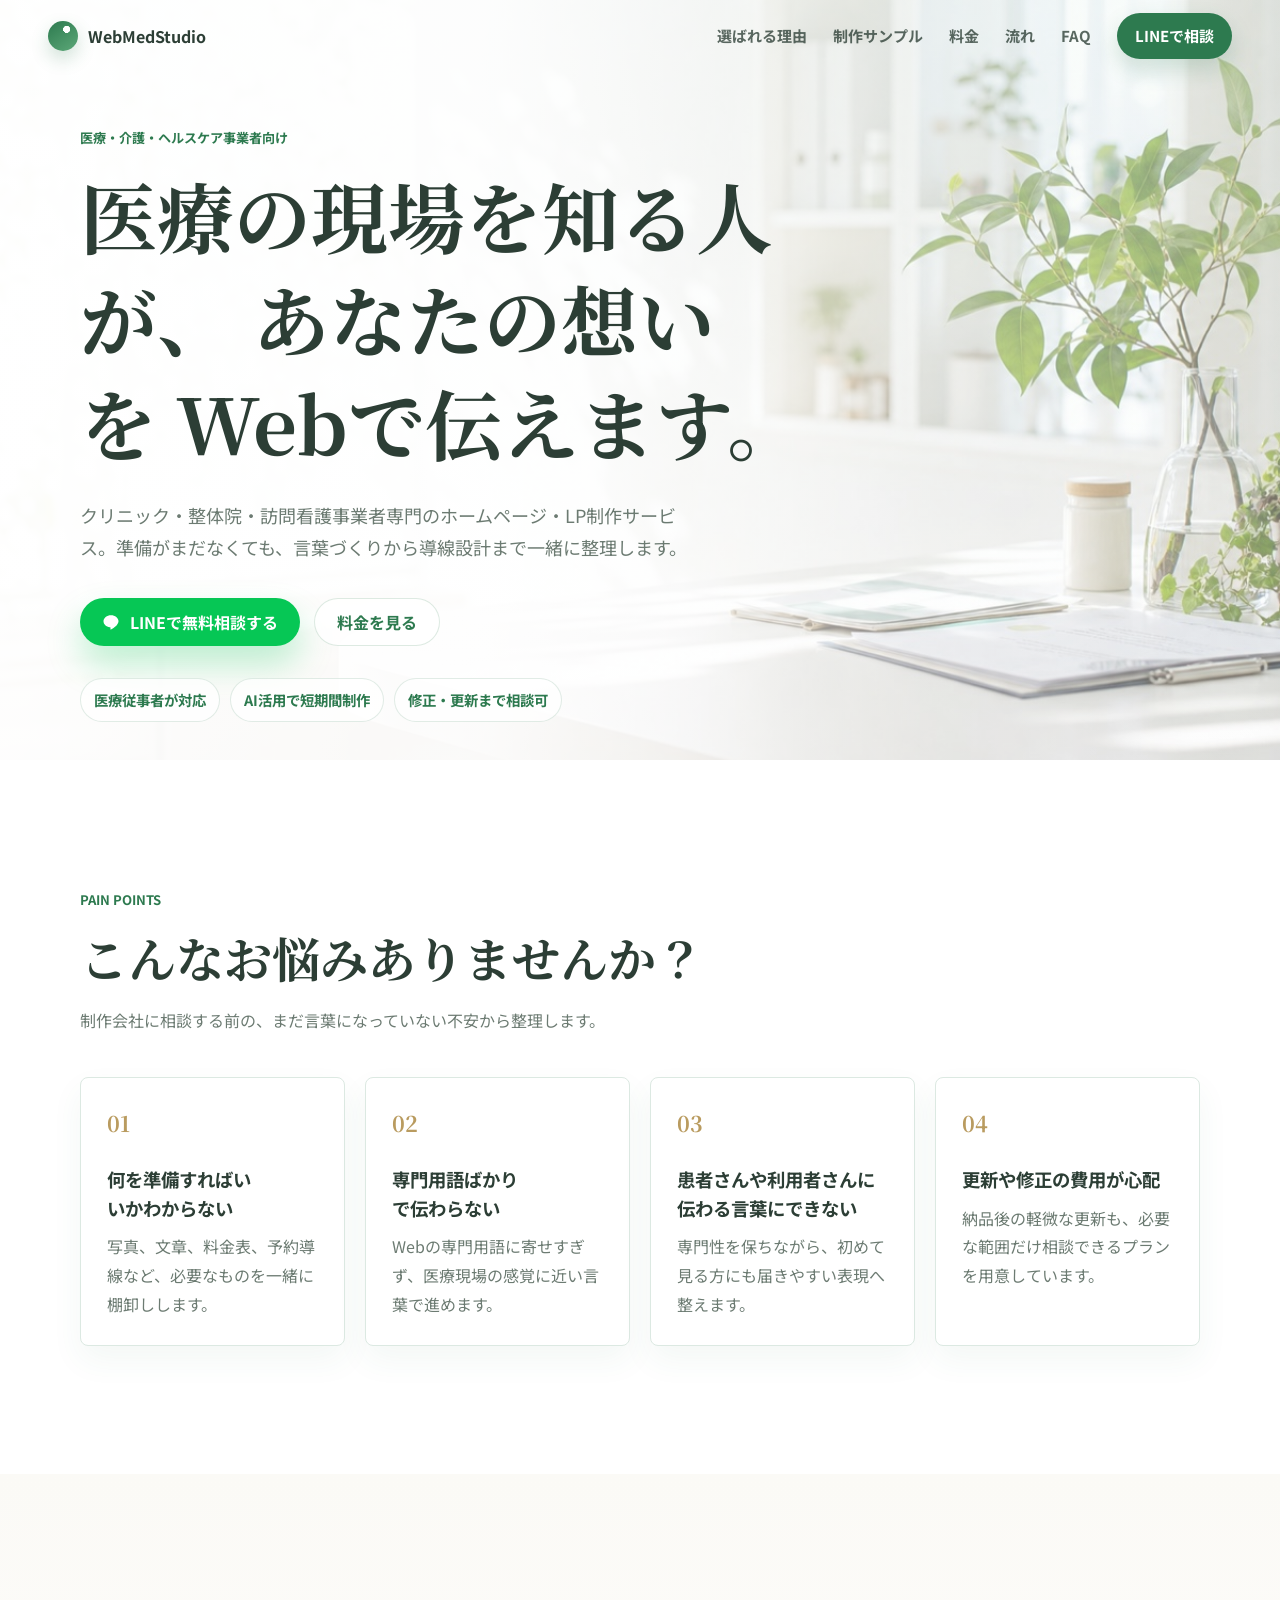
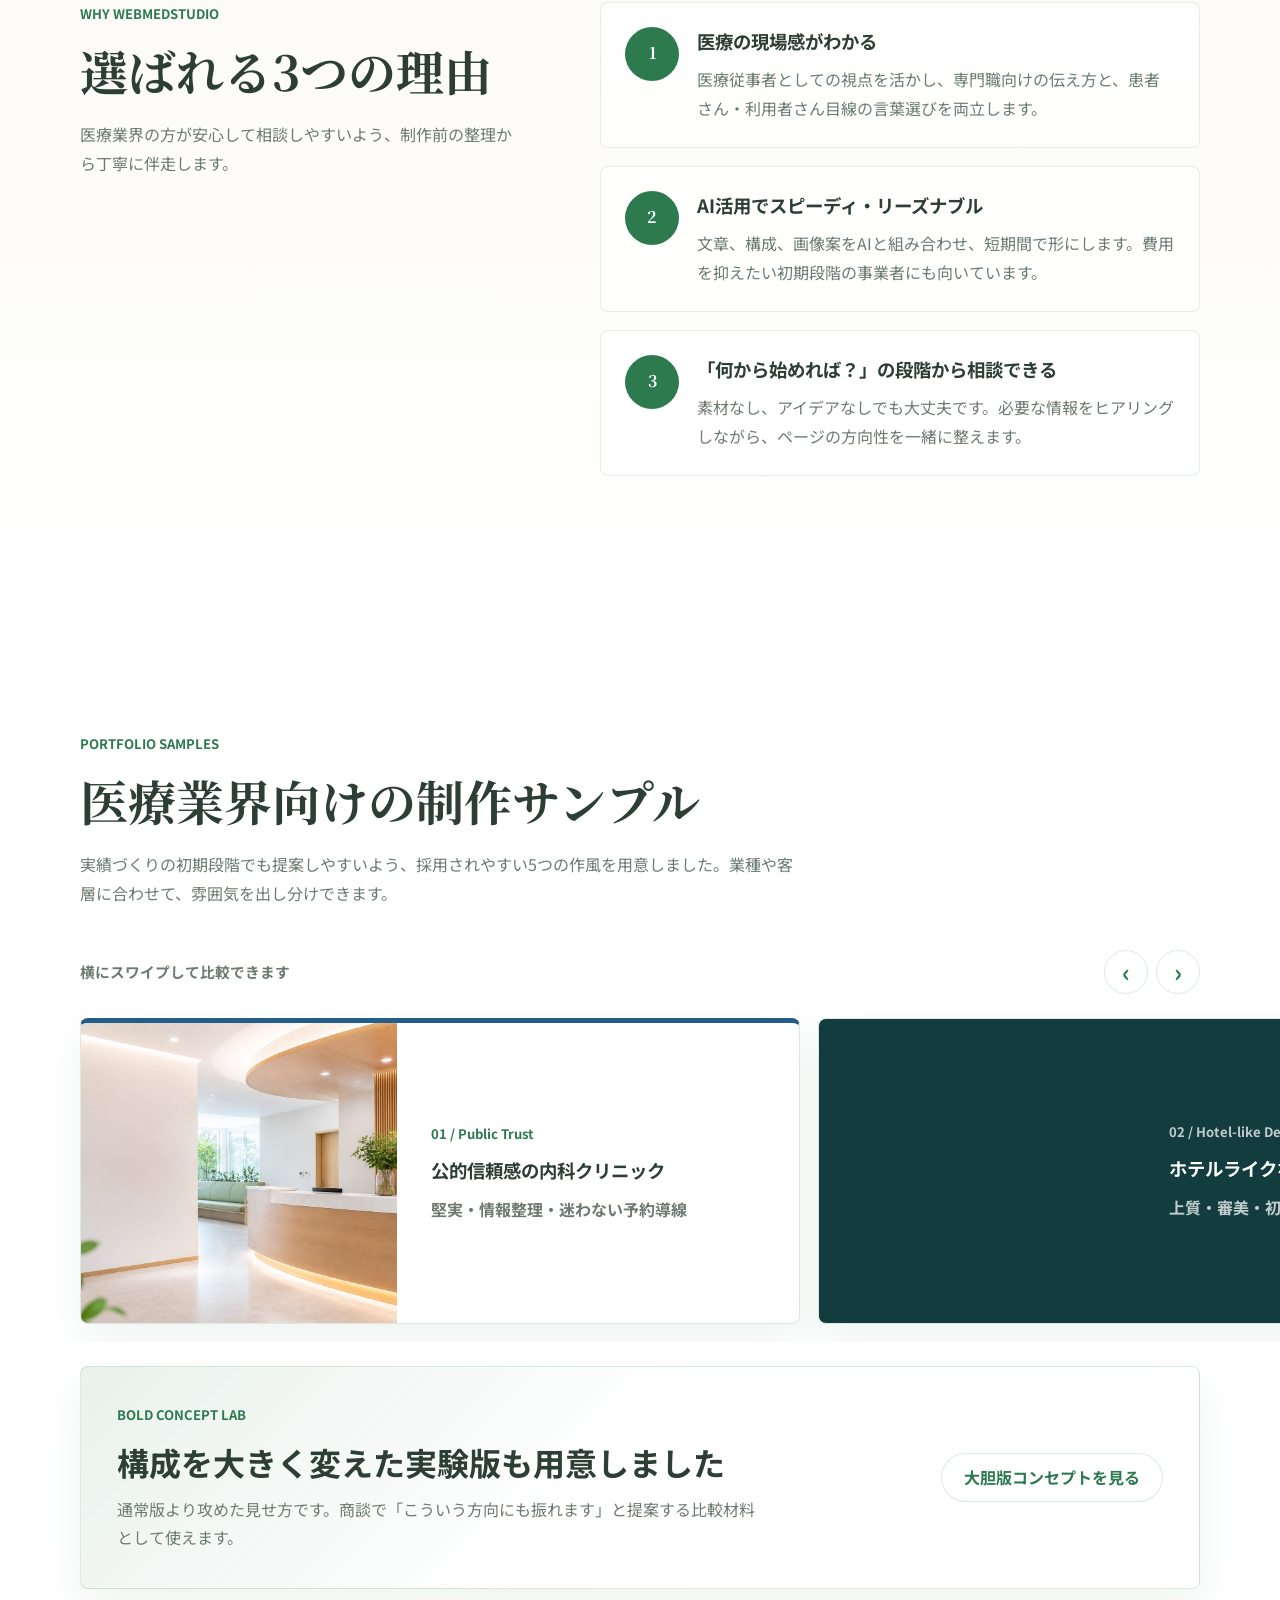
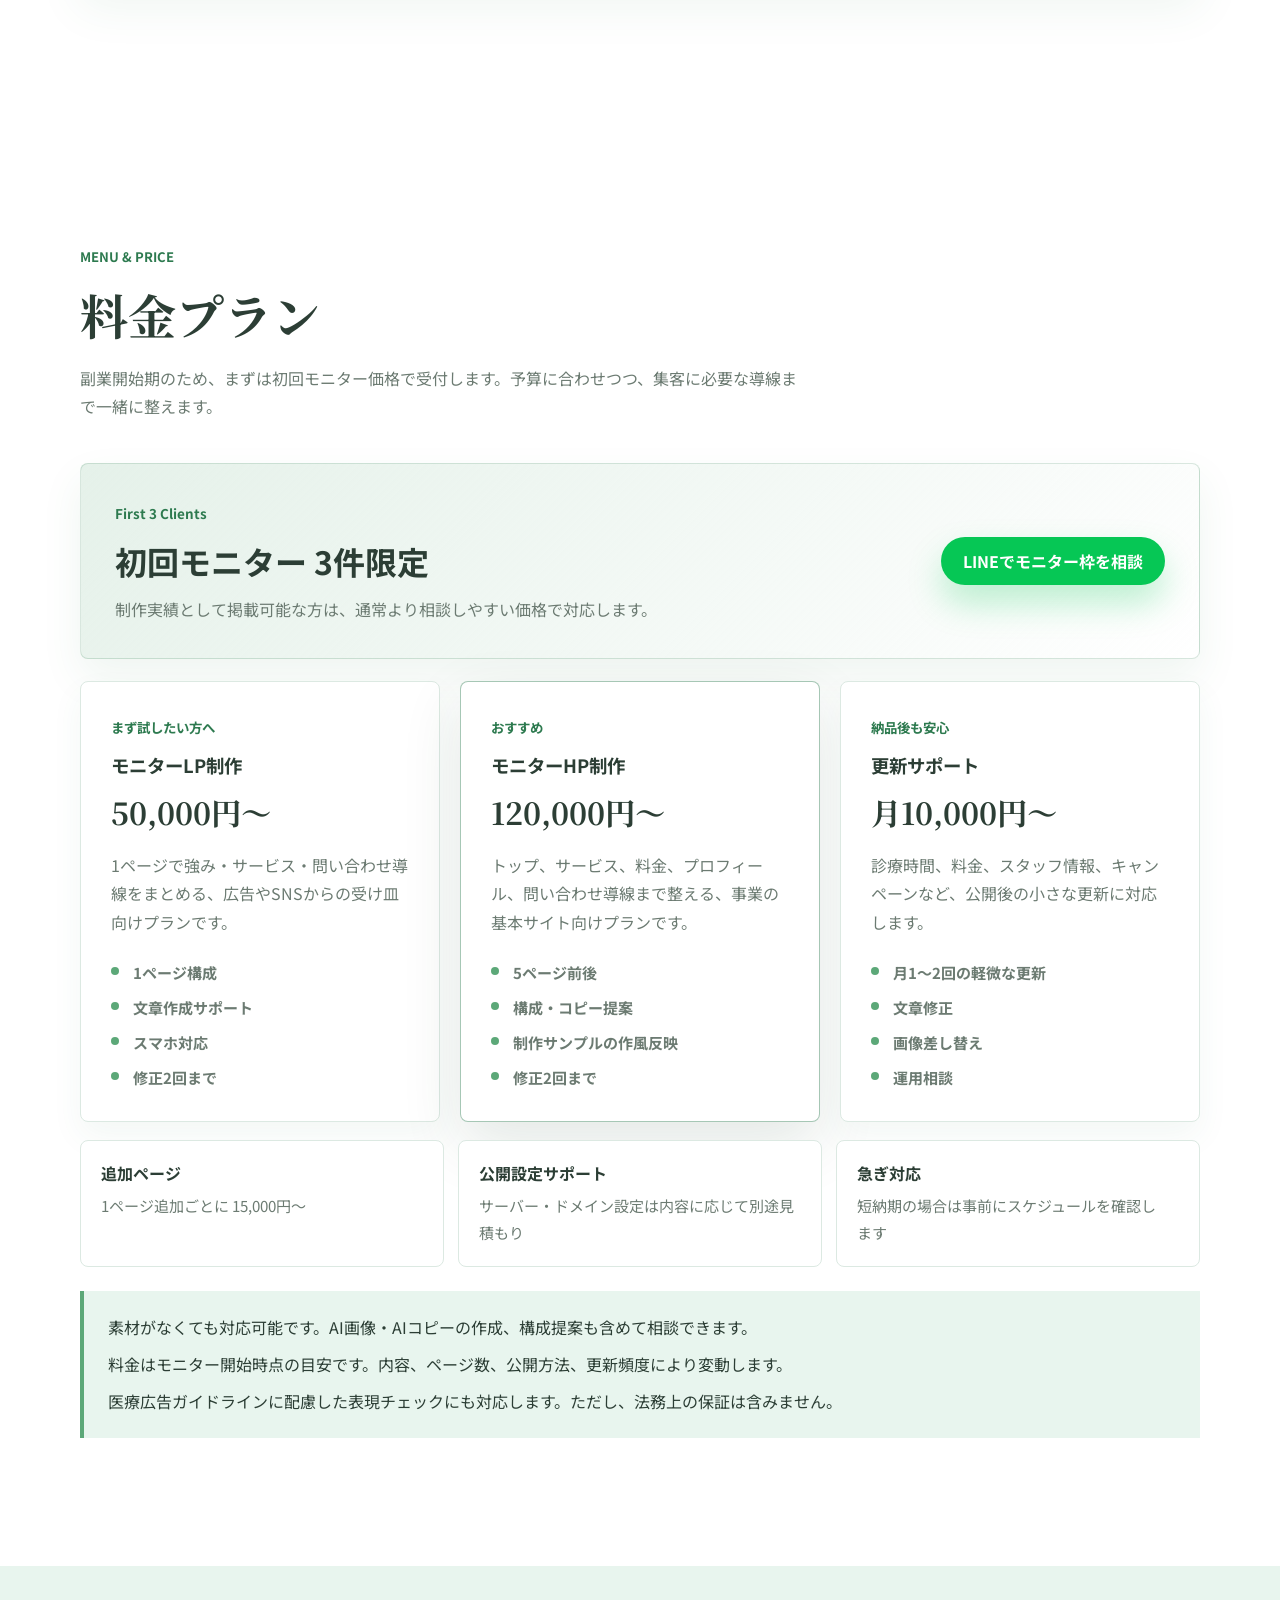
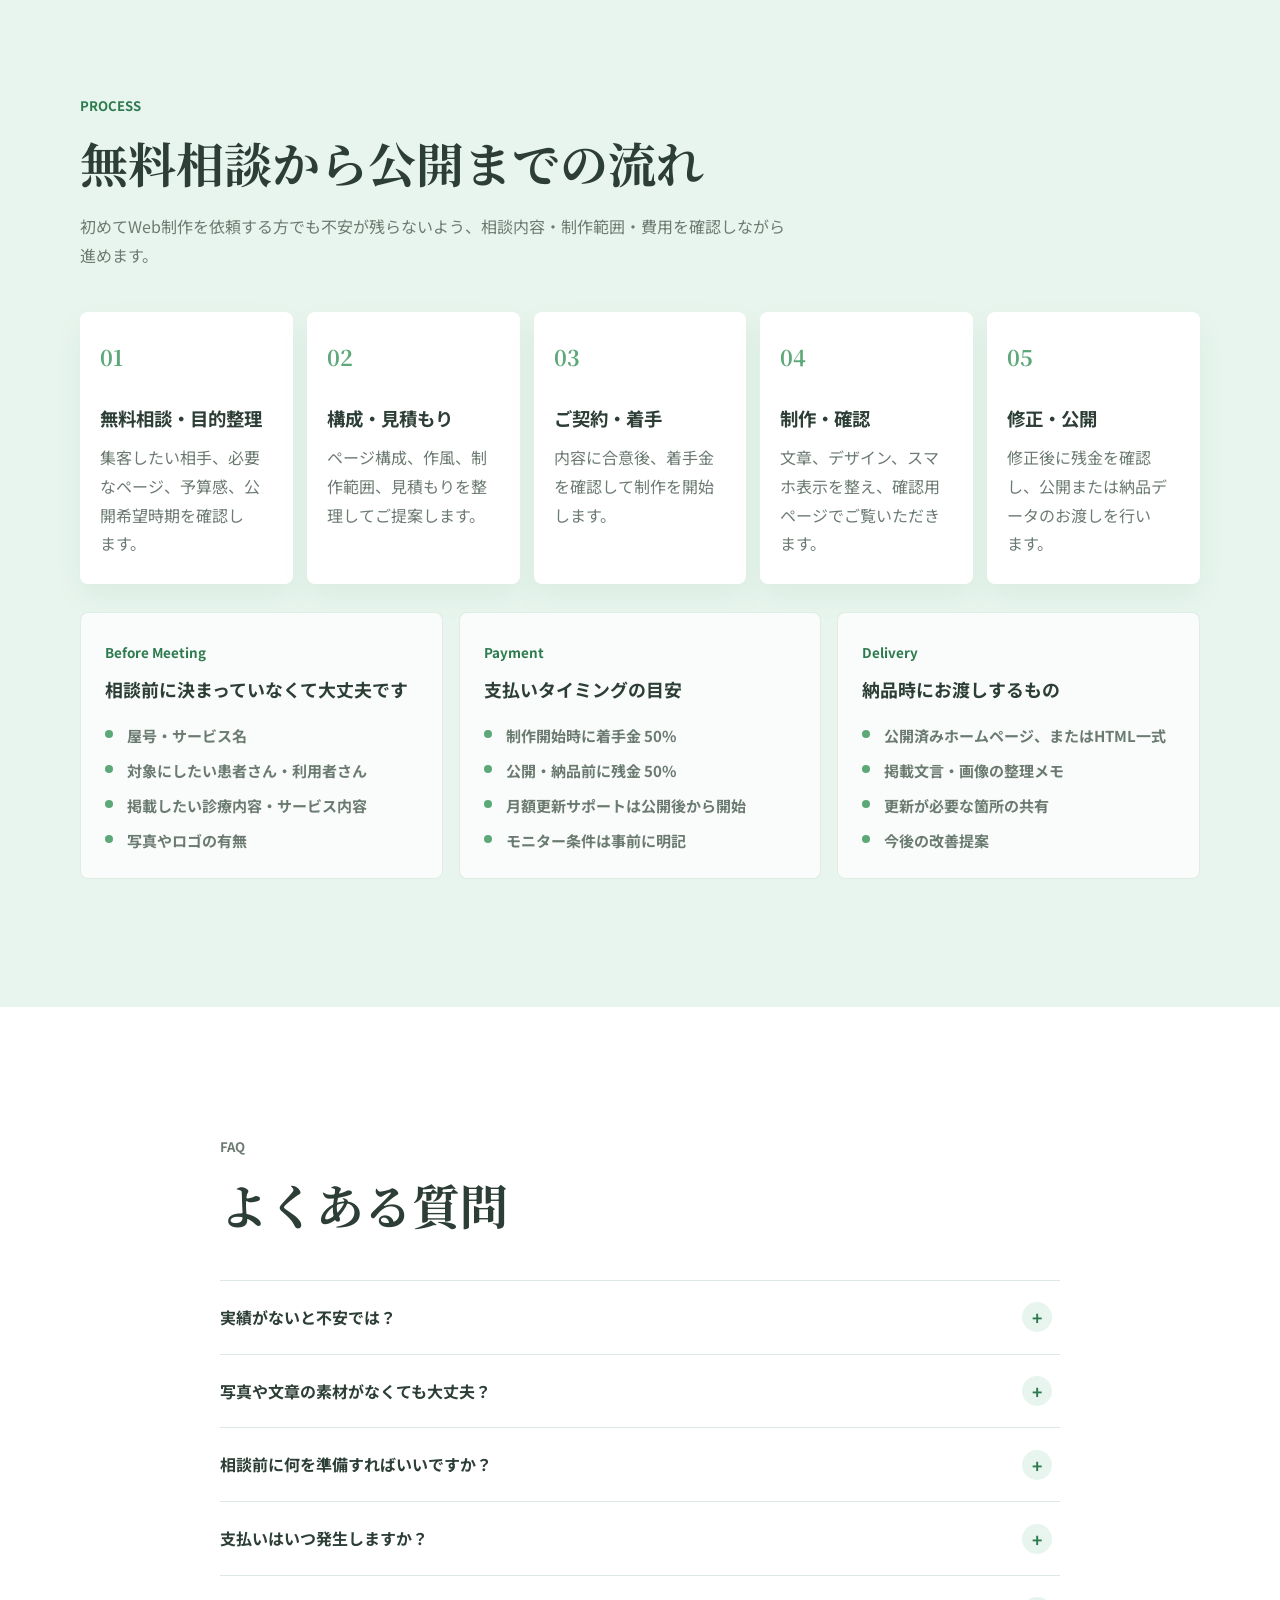
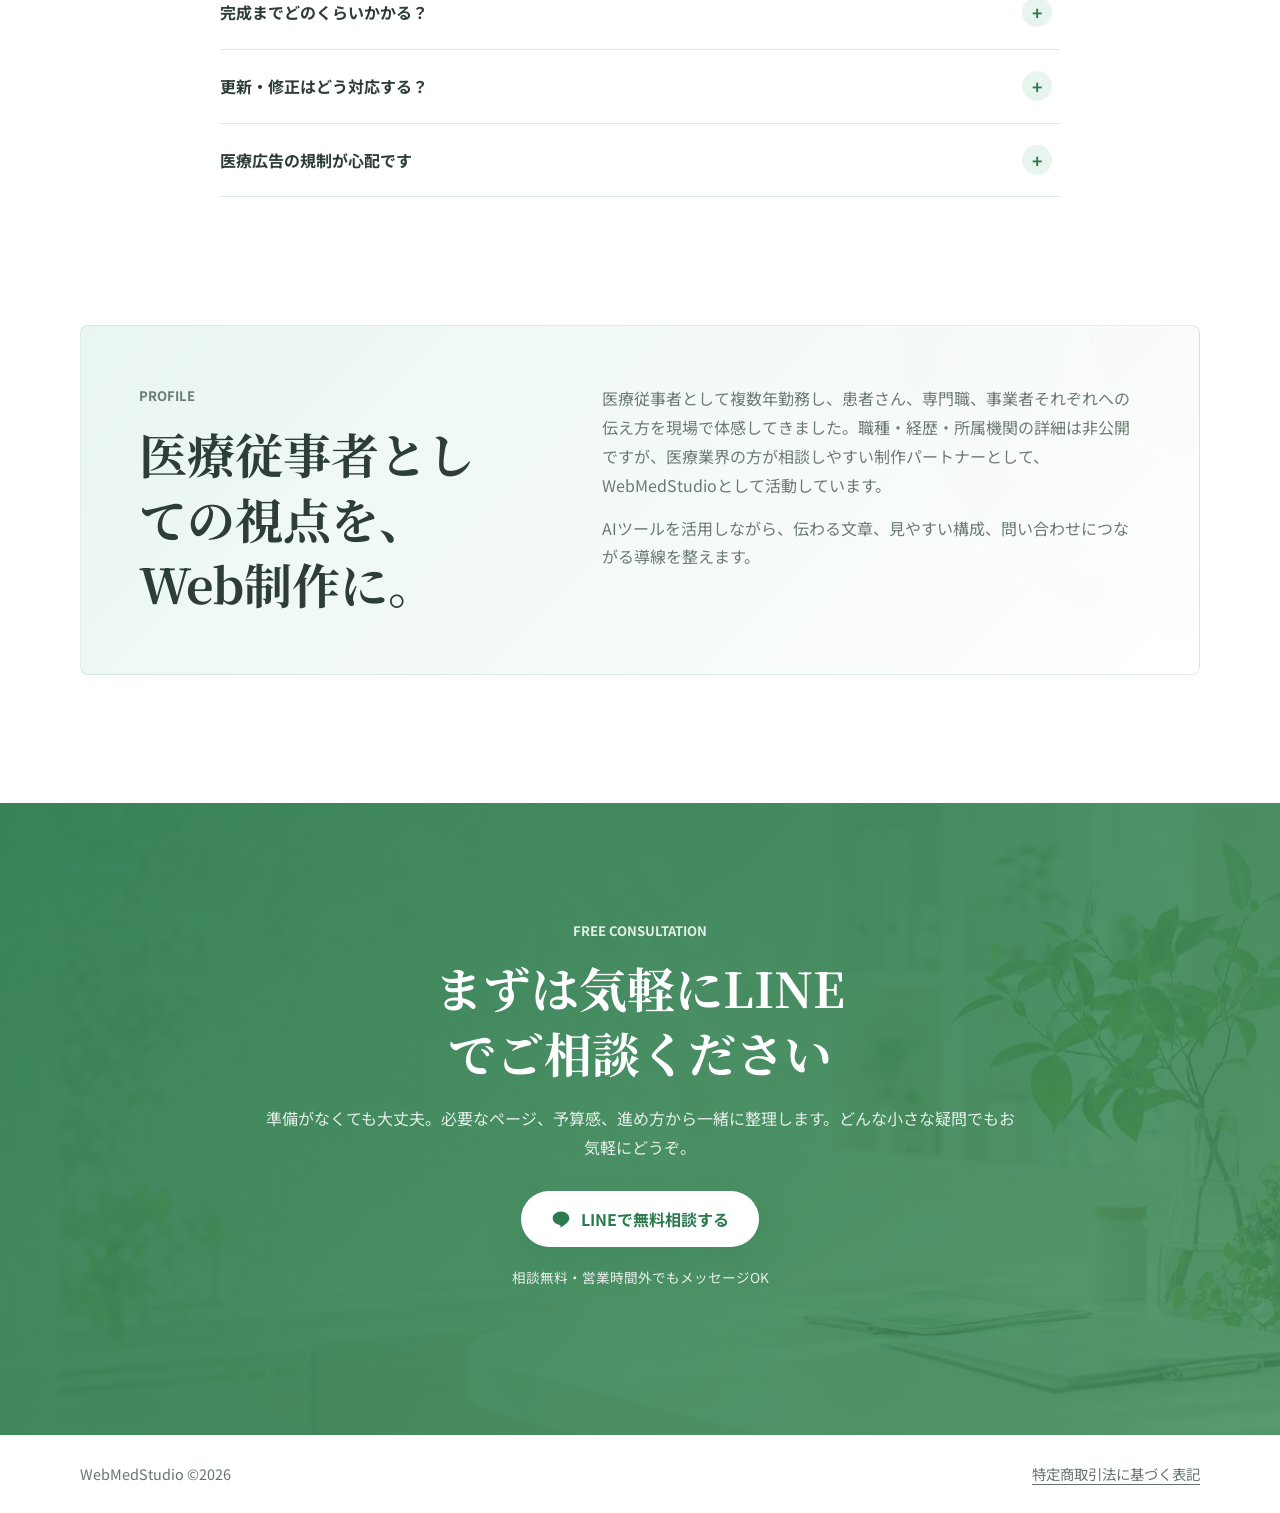
<file: index.html>
<!DOCTYPE html>
<html lang="ja">
<head>
  <meta charset="UTF-8">
  <meta name="viewport" content="width=device-width, initial-scale=1.0">
  <meta name="description" content="WebMedStudioは、医療・介護・ヘルスケア事業者向けのホームページ・LP制作サービスです。医療従事者が対応し、準備段階から丁寧に整理します。">
  <title>WebMedStudio | 医療・介護・ヘルスケア向けWeb制作</title>
  <link rel="icon" href="favicon.svg" type="image/svg+xml">

  <!-- OGP / Twitter（公開ドメイン決定後、URLを差し替えてください） -->
  <meta property="og:type" content="website">
  <meta property="og:locale" content="ja_JP">
  <meta property="og:site_name" content="WebMedStudio">
  <meta property="og:title" content="WebMedStudio | 医療現場を知る人のホームページ・LP制作">
  <meta property="og:description" content="クリニック・整体院・訪問看護専門。準備がなくても、言葉づくりから導線設計まで一緒に整理します。">
  <meta property="og:url" content="https://kurage-evergrow.github.io/webmedstudio/">
  <meta property="og:image" content="https://kurage-evergrow.github.io/webmedstudio/assets/hero-clinic-nature.jpg">
  <meta name="twitter:card" content="summary_large_image">

  <link rel="canonical" href="https://kurage-evergrow.github.io/webmedstudio/">

  <!-- Google Analytics (GA4) -->
  <script async src="https://www.googletagmanager.com/gtag/js?id=G-NMJ2Z88TKB"></script>
  <script>
    window.dataLayer = window.dataLayer || [];
    function gtag(){dataLayer.push(arguments);}
    gtag('js', new Date());
    gtag('config', 'G-NMJ2Z88TKB');
  </script>

  <!-- 構造化データ（検索エンジン向け事業情報） -->
  <script type="application/ld+json">
  {
    "@context": "https://schema.org",
    "@graph": [
      {
        "@type": "ProfessionalService",
        "@id": "https://kurage-evergrow.github.io/webmedstudio/#business",
        "name": "WebMedStudio",
        "url": "https://kurage-evergrow.github.io/webmedstudio/",
        "image": "https://kurage-evergrow.github.io/webmedstudio/assets/hero-clinic-nature.jpg",
        "description": "クリニック・整体院・訪問看護など医療・介護・ヘルスケア事業者向けのホームページ・LP制作サービス。医療従事者が対応し、準備段階の整理から伴走します。",
        "areaServed": { "@type": "Country", "name": "日本" },
        "availableLanguage": "ja",
        "knowsAbout": ["医療ホームページ制作", "クリニックLP制作", "訪問看護ホームページ", "整体院ホームページ", "医療広告ガイドライン配慮"],
        "sameAs": ["https://line.me/R/ti/p/@195vugik"],
        "contactPoint": {
          "@type": "ContactPoint",
          "contactType": "customer support",
          "email": "hk.evergrow@gmail.com",
          "availableLanguage": "ja"
        },
        "makesOffer": [
          {
            "@type": "Offer",
            "name": "モニターLP制作",
            "price": "50000",
            "priceCurrency": "JPY",
            "description": "1ページで強み・サービス・問い合わせ導線をまとめるプラン"
          },
          {
            "@type": "Offer",
            "name": "モニターHP制作",
            "price": "120000",
            "priceCurrency": "JPY",
            "description": "トップ・サービス・料金・プロフィール・問い合わせ導線を整える基本サイトプラン"
          },
          {
            "@type": "Offer",
            "name": "更新サポート",
            "price": "10000",
            "priceCurrency": "JPY",
            "description": "公開後の診療時間・料金・スタッフ情報などの軽微な更新に対応する月額プラン"
          }
        ]
      },
      {
        "@type": "WebSite",
        "@id": "https://kurage-evergrow.github.io/webmedstudio/#website",
        "url": "https://kurage-evergrow.github.io/webmedstudio/",
        "name": "WebMedStudio",
        "inLanguage": "ja",
        "publisher": { "@id": "https://kurage-evergrow.github.io/webmedstudio/#business" }
      }
    ]
  }
  </script>

  <link rel="preconnect" href="https://fonts.googleapis.com">
  <link rel="preconnect" href="https://fonts.gstatic.com" crossorigin>
  <link href="https://fonts.googleapis.com/css2?family=Noto+Sans+JP:wght@400;500;700&family=Noto+Serif+JP:wght@600;700&display=swap" rel="stylesheet">
  <link rel="stylesheet" href="style.css">
</head>
<body>
  <header class="site-header" data-header>
    <a class="brand" href="#top" aria-label="WebMedStudio トップへ">
      <span class="brand-mark" aria-hidden="true"></span>
      <span>WebMedStudio</span>
    </a>

    <button class="nav-toggle" type="button" aria-label="メニューを開く" aria-expanded="false" data-nav-toggle>
      <span></span>
      <span></span>
      <span></span>
    </button>

    <nav class="site-nav" aria-label="主要ナビゲーション" data-nav>
      <a href="#reason">選ばれる理由</a>
      <a href="#portfolio">制作サンプル</a>
      <a href="#price">料金</a>
      <a href="#flow">流れ</a>
      <a href="#faq">FAQ</a>
      <a class="nav-cta" href="https://line.me/R/ti/p/@195vugik" target="_blank" rel="noopener">LINEで相談</a>
    </nav>
  </header>

  <main id="top">
    <section class="hero">
      <div class="hero-bg" aria-hidden="true"></div>
      <div class="hero-overlay" aria-hidden="true"></div>
      <div class="container hero-inner">
        <p class="eyebrow reveal">医療・介護・ヘルスケア事業者向け</p>
        <h1 class="reveal">
          <span>医療の現場を知る人が、</span>
          <span>あなたの想いを</span>
          <span>Webで伝えます。</span>
        </h1>
        <p class="hero-lead reveal">クリニック・整体院・訪問看護事業者専門のホームページ・LP制作サービス。準備がまだなくても、言葉づくりから導線設計まで一緒に整理します。</p>
        <div class="hero-actions reveal">
          <a class="button button-line" href="https://line.me/R/ti/p/@195vugik" target="_blank" rel="noopener">
            <svg viewBox="0 0 24 24" width="18" height="18" fill="currentColor" aria-hidden="true"><path d="M12 3C6.5 3 2 6.6 2 11.1c0 4 3.6 7.4 8.5 8 .3.07.7.2.8.5.07.27.05.7.02.97l-.13.8c-.04.24-.2.95.83.52 1.03-.43 5.56-3.27 7.58-5.6C20.9 14.6 22 12.97 22 11.1 22 6.6 17.5 3 12 3z"/></svg>
            LINEで無料相談する
          </a>
          <a class="button button-secondary" href="#price">料金を見る</a>
        </div>
        <ul class="hero-points reveal" aria-label="サービスの特徴">
          <li>医療従事者が対応</li>
          <li>AI活用で短期間制作</li>
          <li>修正・更新まで相談可</li>
        </ul>
      </div>
    </section>

    <section class="section worries" aria-labelledby="worries-title">
      <div class="container">
        <div class="section-heading reveal">
          <p class="eyebrow">Pain Points</p>
          <h2 id="worries-title">こんなお悩みありませんか？</h2>
          <p>制作会社に相談する前の、まだ言葉になっていない不安から整理します。</p>
        </div>
        <div class="grid worry-grid">
          <article class="card reveal">
            <span class="card-icon" aria-hidden="true">01</span>
            <h3>何を準備すればいいかわからない</h3>
            <p>写真、文章、料金表、予約導線など、必要なものを一緒に棚卸しします。</p>
          </article>
          <article class="card reveal">
            <span class="card-icon" aria-hidden="true">02</span>
            <h3>専門用語ばかりで伝わらない</h3>
            <p>Webの専門用語に寄せすぎず、医療現場の感覚に近い言葉で進めます。</p>
          </article>
          <article class="card reveal">
            <span class="card-icon" aria-hidden="true">03</span>
            <h3>患者さんや利用者さんに伝わる言葉にできない</h3>
            <p>専門性を保ちながら、初めて見る方にも届きやすい表現へ整えます。</p>
          </article>
          <article class="card reveal">
            <span class="card-icon" aria-hidden="true">04</span>
            <h3>更新や修正の費用が心配</h3>
            <p>納品後の軽微な更新も、必要な範囲だけ相談できるプランを用意しています。</p>
          </article>
        </div>
      </div>
    </section>

    <section class="section reason" id="reason" aria-labelledby="reason-title">
      <div class="container split">
        <div class="section-heading reveal">
          <p class="eyebrow">Why WebMedStudio</p>
          <h2 id="reason-title">選ばれる3つの理由</h2>
          <p>医療業界の方が安心して相談しやすいよう、制作前の整理から丁寧に伴走します。</p>
        </div>
        <div class="reason-list">
          <article class="reason-item reveal">
            <span aria-hidden="true">1</span>
            <div>
              <h3>医療の現場感がわかる</h3>
              <p>医療従事者としての視点を活かし、専門職向けの伝え方と、患者さん・利用者さん目線の言葉選びを両立します。</p>
            </div>
          </article>
          <article class="reason-item reveal">
            <span aria-hidden="true">2</span>
            <div>
              <h3>AI活用でスピーディ・リーズナブル</h3>
              <p>文章、構成、画像案をAIと組み合わせ、短期間で形にします。費用を抑えたい初期段階の事業者にも向いています。</p>
            </div>
          </article>
          <article class="reason-item reveal">
            <span aria-hidden="true">3</span>
            <div>
              <h3>「何から始めれば？」の段階から相談できる</h3>
              <p>素材なし、アイデアなしでも大丈夫です。必要な情報をヒアリングしながら、ページの方向性を一緒に整えます。</p>
            </div>
          </article>
        </div>
      </div>
    </section>

    <section class="section portfolio" id="portfolio" aria-labelledby="portfolio-title">
      <div class="container">
        <div class="section-heading reveal">
          <p class="eyebrow">Portfolio Samples</p>
          <h2 id="portfolio-title">医療業界向けの制作サンプル</h2>
          <p>実績づくりの初期段階でも提案しやすいよう、採用されやすい5つの作風を用意しました。業種や客層に合わせて、雰囲気を出し分けできます。</p>
        </div>
        <div class="portfolio-slider reveal" data-portfolio-slider>
          <div class="portfolio-slider-head" aria-label="制作サンプルの操作">
            <p>横にスワイプして比較できます</p>
            <div class="portfolio-controls">
              <button type="button" class="portfolio-control" data-portfolio-prev aria-label="前の制作サンプルへ">‹</button>
              <button type="button" class="portfolio-control" data-portfolio-next aria-label="次の制作サンプルへ">›</button>
            </div>
          </div>
          <div class="portfolio-track" data-portfolio-track tabindex="0" aria-label="制作サンプル一覧">
            <article class="portfolio-card portfolio-card-clinical">
              <a href="portfolio/internal-clinic.html">
                <img loading="lazy" decoding="async" src="assets/portfolio/internal-clinic.jpg" alt="内科クリニック向けの制作サンプル">
                <div>
                  <p>01 / Public Trust</p>
                  <h3>公的信頼感の内科クリニック</h3>
                  <span>堅実・情報整理・迷わない予約導線</span>
                </div>
              </a>
            </article>
            <article class="portfolio-card portfolio-card-premium">
              <a href="portfolio/dental-clinic.html">
                <img loading="lazy" decoding="async" src="assets/portfolio/dental-clinic.jpg" alt="歯科医院向けの制作サンプル">
                <div>
                  <p>02 / Hotel-like Dental</p>
                  <h3>ホテルライクな審美歯科</h3>
                  <span>上質・審美・初診の不安解消</span>
                </div>
              </a>
            </article>
            <article class="portfolio-card portfolio-card-active">
              <a href="portfolio/rehab-osteopathic.html">
                <img loading="lazy" decoding="async" src="assets/portfolio/rehab-osteopathic.jpg" alt="整体院・整骨院向けの制作サンプル">
                <div>
                  <p>03 / Active Local</p>
                  <h3>動きのある整体・整骨院</h3>
                  <span>元気・症状別導線・LINE予約</span>
                </div>
              </a>
            </article>
            <article class="portfolio-card portfolio-card-care">
              <a href="portfolio/visit-nursing.html">
                <img loading="lazy" decoding="async" src="assets/portfolio/visit-nursing.jpg" alt="訪問看護向けの制作サンプル">
                <div>
                  <p>04 / Soft Care</p>
                  <h3>福祉らしい訪問看護</h3>
                  <span>家族目線・余白・やわらかい安心感</span>
                </div>
              </a>
            </article>
            <article class="portfolio-card portfolio-card-luxury">
              <a href="portfolio/wellness-clinic.html">
                <img loading="lazy" decoding="async" src="assets/portfolio/wellness-clinic.jpg" alt="予防医療・美容クリニック向けの制作サンプル">
                <div>
                  <p>05 / Private Wellness</p>
                  <h3>高単価向け予防医療・美容クリニック</h3>
                  <span>黒・余白・静かなラグジュアリー</span>
                </div>
              </a>
            </article>
          </div>
        </div>
        <div class="portfolio-lab reveal">
          <div>
            <p class="eyebrow">Bold Concept Lab</p>
            <h3>構成を大きく変えた実験版も用意しました</h3>
            <p>通常版より攻めた見せ方です。商談で「こういう方向にも振れます」と提案する比較材料として使えます。</p>
          </div>
          <a class="button button-secondary" href="portfolio/bold-concepts.html">大胆版コンセプトを見る</a>
        </div>
      </div>
    </section>

    <section class="section price" id="price" aria-labelledby="price-title">
      <div class="container">
        <div class="section-heading reveal">
          <p class="eyebrow">Menu & Price</p>
          <h2 id="price-title">料金プラン</h2>
          <p>副業開始期のため、まずは初回モニター価格で受付します。予算に合わせつつ、集客に必要な導線まで一緒に整えます。</p>
        </div>
        <div class="monitor-banner reveal">
          <div>
            <p class="plan-label">First 3 Clients</p>
            <h3>初回モニター 3件限定</h3>
            <p>制作実績として掲載可能な方は、通常より相談しやすい価格で対応します。</p>
          </div>
          <a class="button button-line" href="https://line.me/R/ti/p/@195vugik" target="_blank" rel="noopener">LINEでモニター枠を相談</a>
        </div>
        <div class="grid price-grid">
          <article class="price-card reveal">
            <p class="plan-label">まず試したい方へ</p>
            <h3>モニターLP制作</h3>
            <p class="price-value">50,000円〜</p>
            <p>1ページで強み・サービス・問い合わせ導線をまとめる、広告やSNSからの受け皿向けプランです。</p>
            <ul class="plan-list">
              <li>1ページ構成</li>
              <li>文章作成サポート</li>
              <li>スマホ対応</li>
              <li>修正2回まで</li>
            </ul>
          </article>
          <article class="price-card featured reveal">
            <p class="plan-label">おすすめ</p>
            <h3>モニターHP制作</h3>
            <p class="price-value">120,000円〜</p>
            <p>トップ、サービス、料金、プロフィール、問い合わせ導線まで整える、事業の基本サイト向けプランです。</p>
            <ul class="plan-list">
              <li>5ページ前後</li>
              <li>構成・コピー提案</li>
              <li>制作サンプルの作風反映</li>
              <li>修正2回まで</li>
            </ul>
          </article>
          <article class="price-card reveal">
            <p class="plan-label">納品後も安心</p>
            <h3>更新サポート</h3>
            <p class="price-value">月10,000円〜</p>
            <p>診療時間、料金、スタッフ情報、キャンペーンなど、公開後の小さな更新に対応します。</p>
            <ul class="plan-list">
              <li>月1〜2回の軽微な更新</li>
              <li>文章修正</li>
              <li>画像差し替え</li>
              <li>運用相談</li>
            </ul>
          </article>
        </div>
        <div class="option-grid reveal">
          <article>
            <h3>追加ページ</h3>
            <p>1ページ追加ごとに 15,000円〜</p>
          </article>
          <article>
            <h3>公開設定サポート</h3>
            <p>サーバー・ドメイン設定は内容に応じて別途見積もり</p>
          </article>
          <article>
            <h3>急ぎ対応</h3>
            <p>短納期の場合は事前にスケジュールを確認します</p>
          </article>
        </div>
        <div class="note-box reveal">
          <p>素材がなくても対応可能です。AI画像・AIコピーの作成、構成提案も含めて相談できます。</p>
          <p>料金はモニター開始時点の目安です。内容、ページ数、公開方法、更新頻度により変動します。</p>
          <p>医療広告ガイドラインに配慮した表現チェックにも対応します。ただし、法務上の保証は含みません。</p>
        </div>
      </div>
    </section>

    <section class="section flow" id="flow" aria-labelledby="flow-title">
      <div class="container">
        <div class="section-heading reveal">
          <p class="eyebrow">Process</p>
          <h2 id="flow-title">無料相談から公開までの流れ</h2>
          <p>初めてWeb制作を依頼する方でも不安が残らないよう、相談内容・制作範囲・費用を確認しながら進めます。</p>
        </div>
        <ol class="flow-list">
          <li class="reveal">
            <span>01</span>
            <h3>無料相談・目的整理</h3>
            <p>集客したい相手、必要なページ、予算感、公開希望時期を確認します。</p>
          </li>
          <li class="reveal">
            <span>02</span>
            <h3>構成・見積もり</h3>
            <p>ページ構成、作風、制作範囲、見積もりを整理してご提案します。</p>
          </li>
          <li class="reveal">
            <span>03</span>
            <h3>ご契約・着手</h3>
            <p>内容に合意後、着手金を確認して制作を開始します。</p>
          </li>
          <li class="reveal">
            <span>04</span>
            <h3>制作・確認</h3>
            <p>文章、デザイン、スマホ表示を整え、確認用ページでご覧いただきます。</p>
          </li>
          <li class="reveal">
            <span>05</span>
            <h3>修正・公開</h3>
            <p>修正後に残金を確認し、公開または納品データのお渡しを行います。</p>
          </li>
        </ol>
        <div class="project-guide reveal">
          <article>
            <p class="plan-label">Before Meeting</p>
            <h3>相談前に決まっていなくて大丈夫です</h3>
            <ul class="plan-list">
              <li>屋号・サービス名</li>
              <li>対象にしたい患者さん・利用者さん</li>
              <li>掲載したい診療内容・サービス内容</li>
              <li>写真やロゴの有無</li>
            </ul>
          </article>
          <article>
            <p class="plan-label">Payment</p>
            <h3>支払いタイミングの目安</h3>
            <ul class="plan-list">
              <li>制作開始時に着手金 50%</li>
              <li>公開・納品前に残金 50%</li>
              <li>月額更新サポートは公開後から開始</li>
              <li>モニター条件は事前に明記</li>
            </ul>
          </article>
          <article>
            <p class="plan-label">Delivery</p>
            <h3>納品時にお渡しするもの</h3>
            <ul class="plan-list">
              <li>公開済みホームページ、またはHTML一式</li>
              <li>掲載文言・画像の整理メモ</li>
              <li>更新が必要な箇所の共有</li>
              <li>今後の改善提案</li>
            </ul>
          </article>
        </div>
      </div>
    </section>

    <section class="section faq" id="faq" aria-labelledby="faq-title">
      <div class="container narrow">
        <div class="section-heading reveal">
          <p class="eyebrow">FAQ</p>
          <h2 id="faq-title">よくある質問</h2>
        </div>
        <div class="faq-list reveal">
          <details>
            <summary>実績がないと不安では？</summary>
            <p>現在モニター価格で受付中です。医療業界での知識を活かし、誠実で丁寧な対応を心がけています。</p>
          </details>
          <details>
            <summary>写真や文章の素材がなくても大丈夫？</summary>
            <p>はい。AIを活用した文章作成、画像選定、構成提案まで対応します。</p>
          </details>
          <details>
            <summary>相談前に何を準備すればいいですか？</summary>
            <p>屋号、対象にしたい患者さん・利用者さん、掲載したいサービス内容が少しでも分かれば十分です。決まっていない部分はヒアリングしながら一緒に整理します。</p>
          </details>
          <details>
            <summary>支払いはいつ発生しますか？</summary>
            <p>正式な制作開始前に見積もりと制作範囲を確認し、合意後に着手金をいただく想定です。公開・納品前に残金を確認します。</p>
          </details>
          <details>
            <summary>完成までどのくらいかかる？</summary>
            <p>ヒアリングから納品まで、通常2〜4週間を想定しています。内容により前後します。</p>
          </details>
          <details>
            <summary>更新・修正はどう対応する？</summary>
            <p>納品後の軽微な修正は、別途保守・更新プランにてご相談いただけます。</p>
          </details>
          <details>
            <summary>医療広告の規制が心配です</summary>
            <p>「効果を断言しない」「保証表現を避ける」「体験談の扱いに注意する」など、基本的な配慮を行います。法的保証は含みません。</p>
          </details>
        </div>
      </div>
    </section>

    <section class="section profile" aria-labelledby="profile-title">
      <div class="container profile-panel reveal">
        <div>
          <p class="eyebrow">Profile</p>
          <h2 id="profile-title">医療従事者としての視点を、Web制作に。</h2>
        </div>
        <div>
          <p>医療従事者として複数年勤務し、患者さん、専門職、事業者それぞれへの伝え方を現場で体感してきました。職種・経歴・所属機関の詳細は非公開ですが、医療業界の方が相談しやすい制作パートナーとして、WebMedStudioとして活動しています。</p>
          <p>AIツールを活用しながら、伝わる文章、見やすい構成、問い合わせにつながる導線を整えます。</p>
        </div>
      </div>
    </section>

    <section class="cta" id="contact" aria-labelledby="cta-title">
      <div class="container cta-inner reveal">
        <p class="eyebrow">Free Consultation</p>
        <h2 id="cta-title">まずは気軽にLINEでご相談ください</h2>
        <p>準備がなくても大丈夫。必要なページ、予算感、進め方から一緒に整理します。どんな小さな疑問でもお気軽にどうぞ。</p>
        <a class="button button-primary button-large" href="https://line.me/R/ti/p/@195vugik" target="_blank" rel="noopener">
          <svg viewBox="0 0 24 24" width="20" height="20" fill="currentColor" aria-hidden="true"><path d="M12 3C6.5 3 2 6.6 2 11.1c0 4 3.6 7.4 8.5 8 .3.07.7.2.8.5.07.27.05.7.02.97l-.13.8c-.04.24-.2.95.83.52 1.03-.43 5.56-3.27 7.58-5.6C20.9 14.6 22 12.97 22 11.1 22 6.6 17.5 3 12 3z"/></svg>
          LINEで無料相談する
        </a>
        <p class="cta-note">相談無料・営業時間外でもメッセージOK</p>
      </div>
    </section>
  </main>

  <footer class="site-footer">
    <div class="container footer-inner">
      <p>WebMedStudio ©2026</p>
      <a href="tokushoho.html">特定商取引法に基づく表記</a>
    </div>
  </footer>

  <script src="script.js"></script>
</body>
</html>
</file>
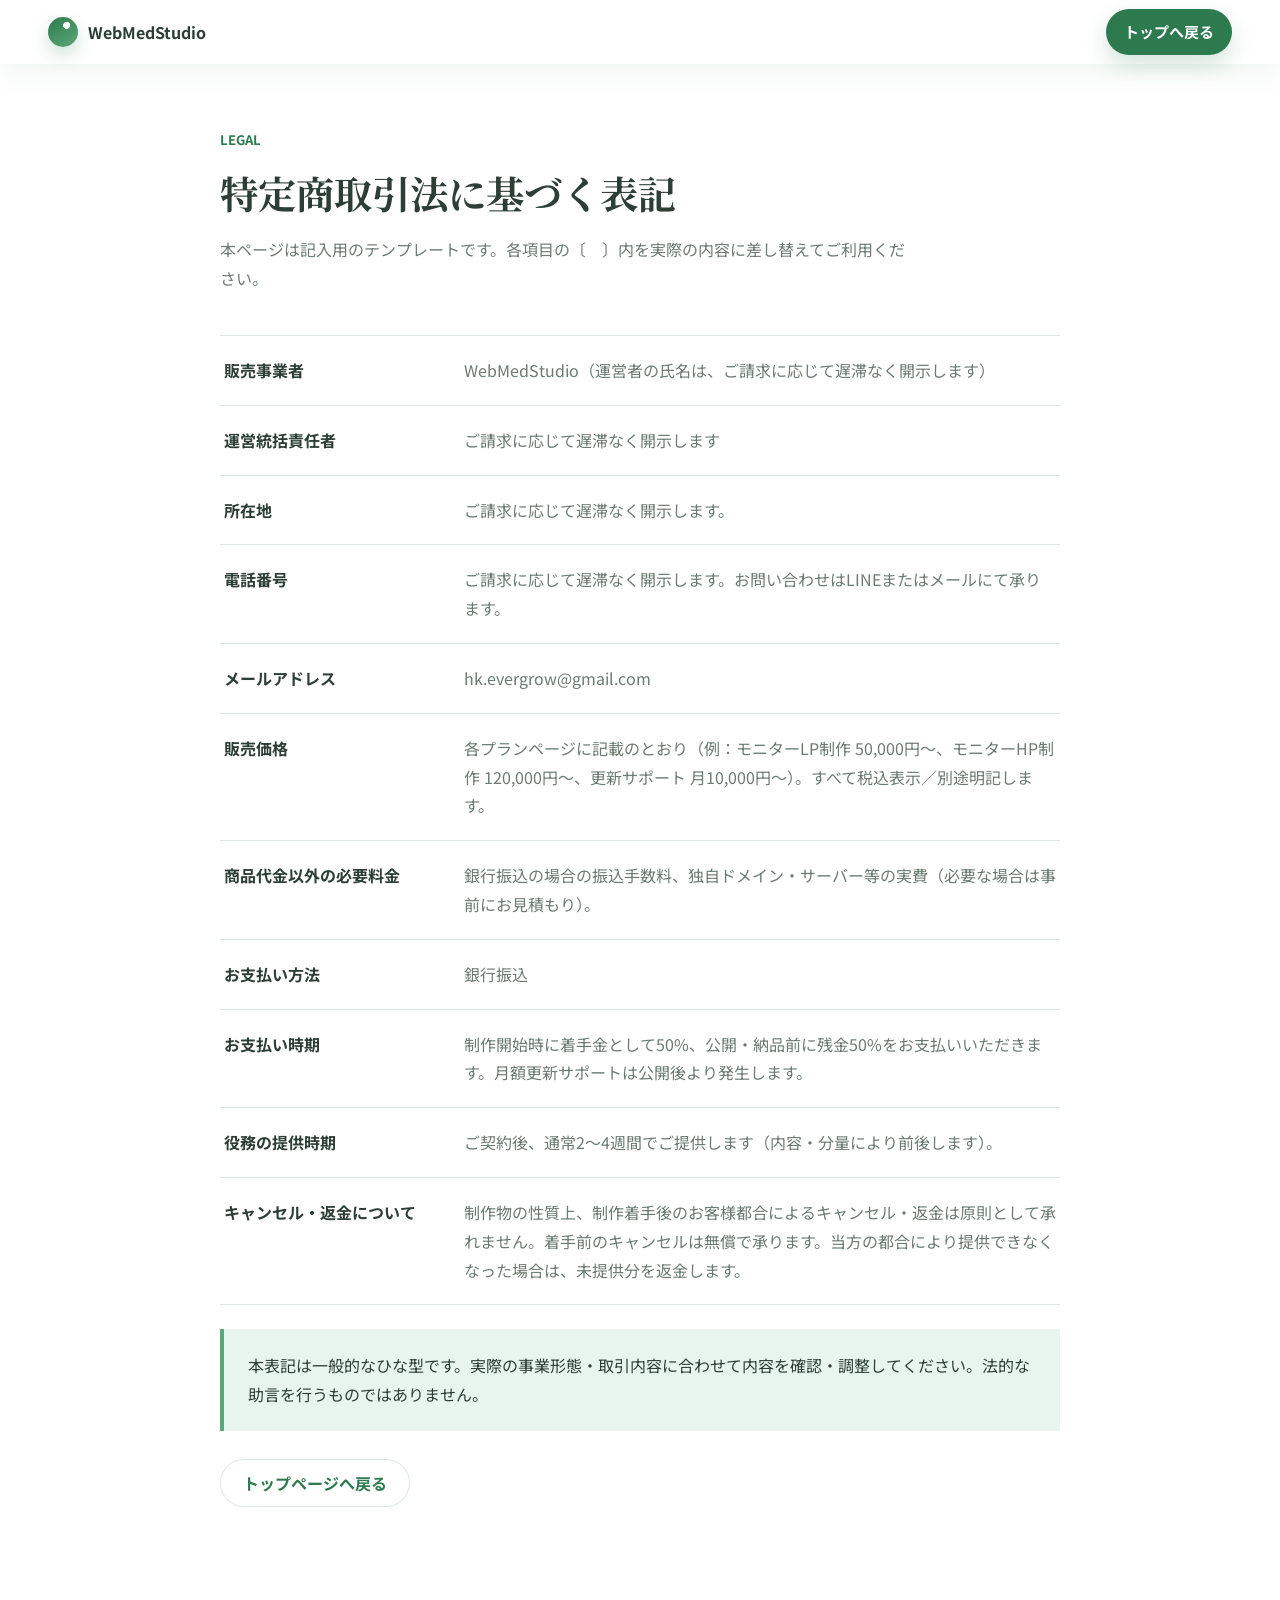
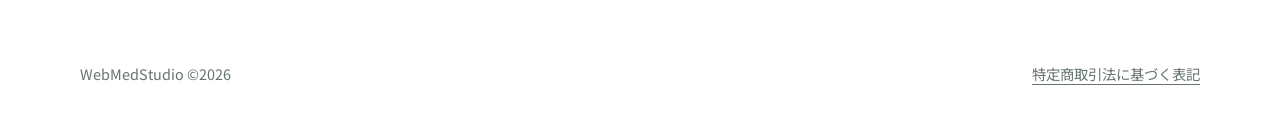
<file: tokushoho.html>
<!DOCTYPE html>
<html lang="ja">
<head>
  <meta charset="UTF-8">
  <meta name="viewport" content="width=device-width, initial-scale=1.0">
  <meta name="robots" content="noindex">
  <meta name="description" content="WebMedStudioの特定商取引法に基づく表記です。">
  <title>特定商取引法に基づく表記 | WebMedStudio</title>
  <link rel="icon" href="favicon.svg" type="image/svg+xml">
  <link rel="preconnect" href="https://fonts.googleapis.com">
  <link rel="preconnect" href="https://fonts.gstatic.com" crossorigin>
  <link href="https://fonts.googleapis.com/css2?family=Noto+Sans+JP:wght@400;500;700&family=Noto+Serif+JP:wght@600;700&display=swap" rel="stylesheet">
  <link rel="stylesheet" href="style.css">
  <!-- Google Analytics (GA4) -->
  <script async src="https://www.googletagmanager.com/gtag/js?id=G-NMJ2Z88TKB"></script>
  <script>
    window.dataLayer = window.dataLayer || [];
    function gtag(){dataLayer.push(arguments);}
    gtag('js', new Date());
    gtag('config', 'G-NMJ2Z88TKB');
  </script>
</head>
<body>
  <header class="site-header is-scrolled" data-header>
    <a class="brand" href="index.html" aria-label="WebMedStudio トップへ">
      <span class="brand-mark" aria-hidden="true"></span>
      <span>WebMedStudio</span>
    </a>
    <nav class="site-nav" aria-label="主要ナビゲーション" data-nav>
      <a class="nav-cta" href="index.html">トップへ戻る</a>
    </nav>
  </header>

  <main id="top">
    <section class="section legal">
      <div class="container narrow">
        <div class="section-heading">
          <p class="eyebrow">Legal</p>
          <h1>特定商取引法に基づく表記</h1>
          <p>本ページは記入用のテンプレートです。各項目の〔　〕内を実際の内容に差し替えてご利用ください。</p>
        </div>

        <dl class="legal-list">
          <div>
            <dt>販売事業者</dt>
            <dd>WebMedStudio（運営者の氏名は、ご請求に応じて遅滞なく開示します）</dd>
          </div>
          <div>
            <dt>運営統括責任者</dt>
            <dd>ご請求に応じて遅滞なく開示します</dd>
          </div>
          <div>
            <dt>所在地</dt>
            <dd>ご請求に応じて遅滞なく開示します。</dd>
          </div>
          <div>
            <dt>電話番号</dt>
            <dd>ご請求に応じて遅滞なく開示します。お問い合わせはLINEまたはメールにて承ります。</dd>
          </div>
          <div>
            <dt>メールアドレス</dt>
            <dd>hk.evergrow@gmail.com</dd>
          </div>
          <div>
            <dt>販売価格</dt>
            <dd>各プランページに記載のとおり（例：モニターLP制作 50,000円〜、モニターHP制作 120,000円〜、更新サポート 月10,000円〜）。すべて税込表示／別途明記します。</dd>
          </div>
          <div>
            <dt>商品代金以外の必要料金</dt>
            <dd>銀行振込の場合の振込手数料、独自ドメイン・サーバー等の実費（必要な場合は事前にお見積もり）。</dd>
          </div>
          <div>
            <dt>お支払い方法</dt>
            <dd>銀行振込</dd>
          </div>
          <div>
            <dt>お支払い時期</dt>
            <dd>制作開始時に着手金として50%、公開・納品前に残金50%をお支払いいただきます。月額更新サポートは公開後より発生します。</dd>
          </div>
          <div>
            <dt>役務の提供時期</dt>
            <dd>ご契約後、通常2〜4週間でご提供します（内容・分量により前後します）。</dd>
          </div>
          <div>
            <dt>キャンセル・返金について</dt>
            <dd>制作物の性質上、制作着手後のお客様都合によるキャンセル・返金は原則として承れません。着手前のキャンセルは無償で承ります。当方の都合により提供できなくなった場合は、未提供分を返金します。</dd>
          </div>
        </dl>

        <div class="note-box">
          <p>本表記は一般的なひな型です。実際の事業形態・取引内容に合わせて内容を確認・調整してください。法的な助言を行うものではありません。</p>
        </div>

        <p style="margin-top:28px;">
          <a class="button button-secondary" href="index.html">トップページへ戻る</a>
        </p>
      </div>
    </section>
  </main>

  <footer class="site-footer">
    <div class="container footer-inner">
      <p>WebMedStudio ©2026</p>
      <a href="tokushoho.html">特定商取引法に基づく表記</a>
    </div>
  </footer>
</body>
</html>
</file>
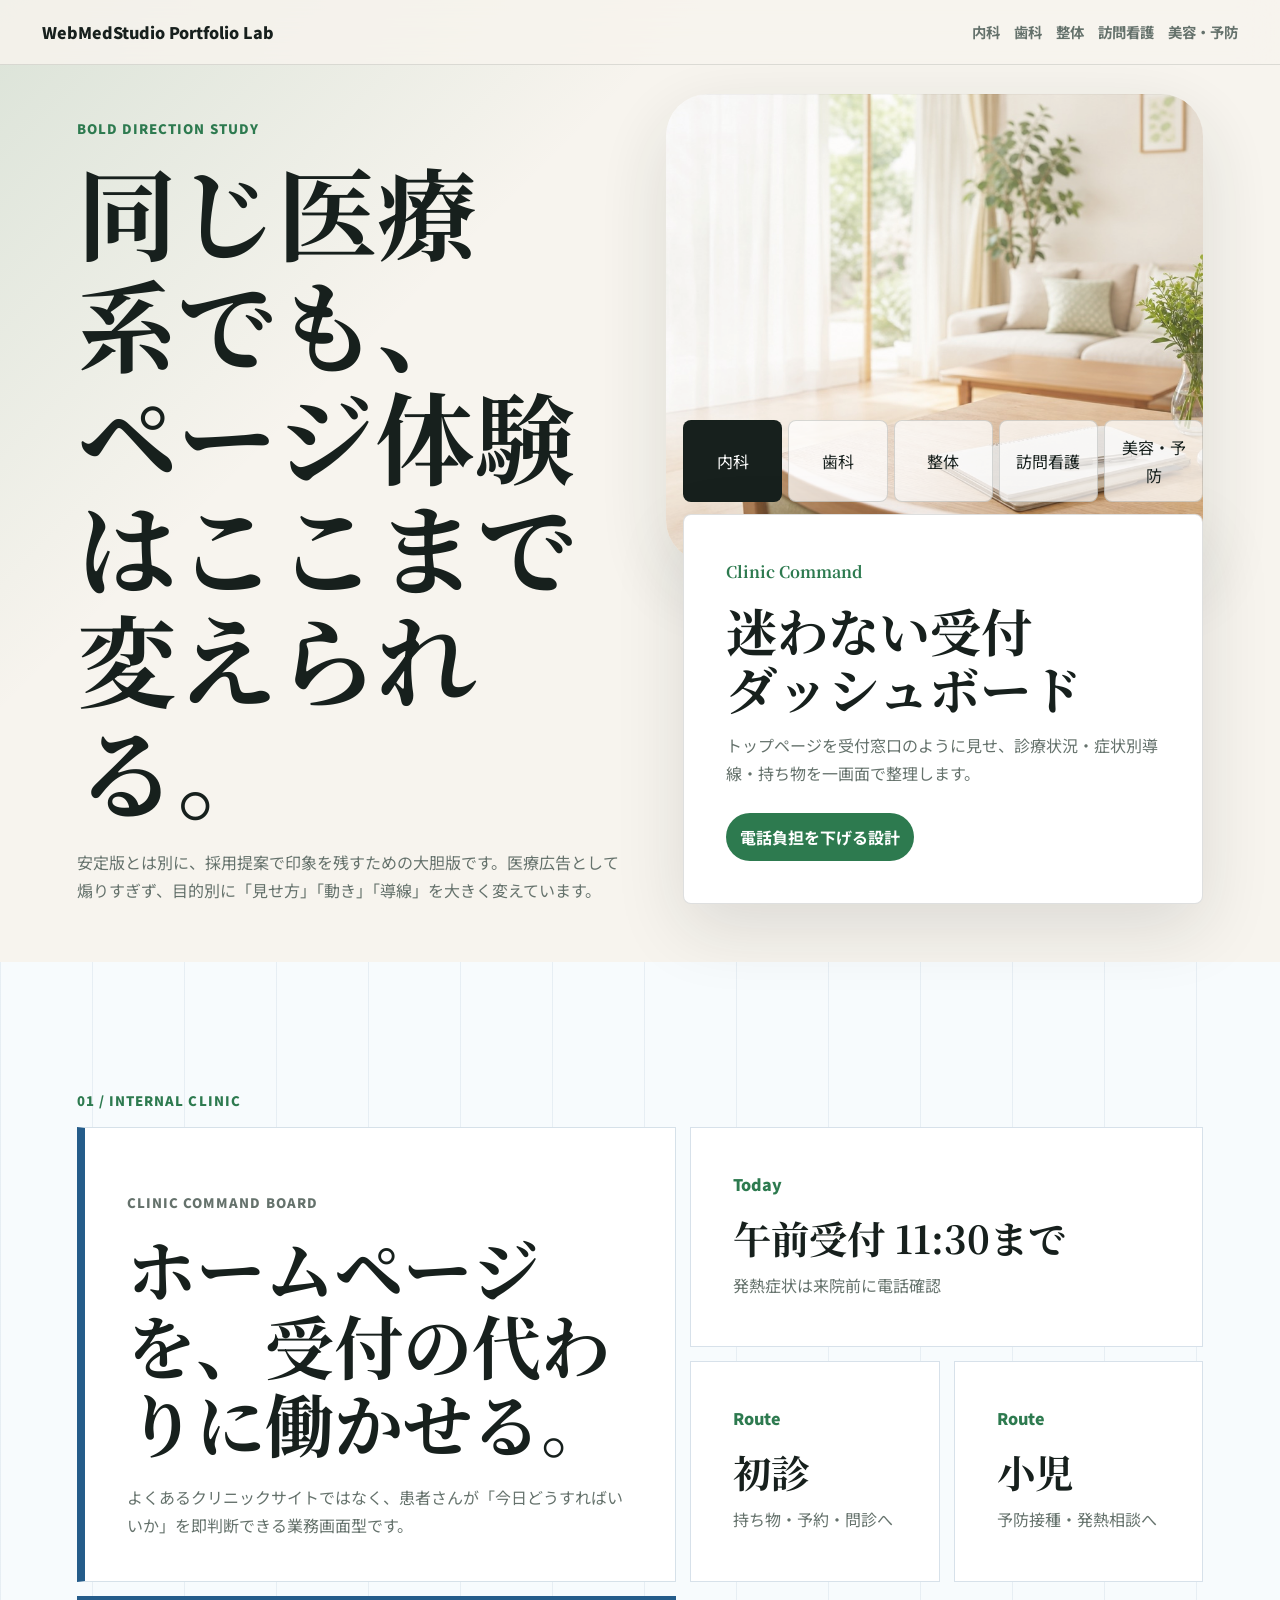
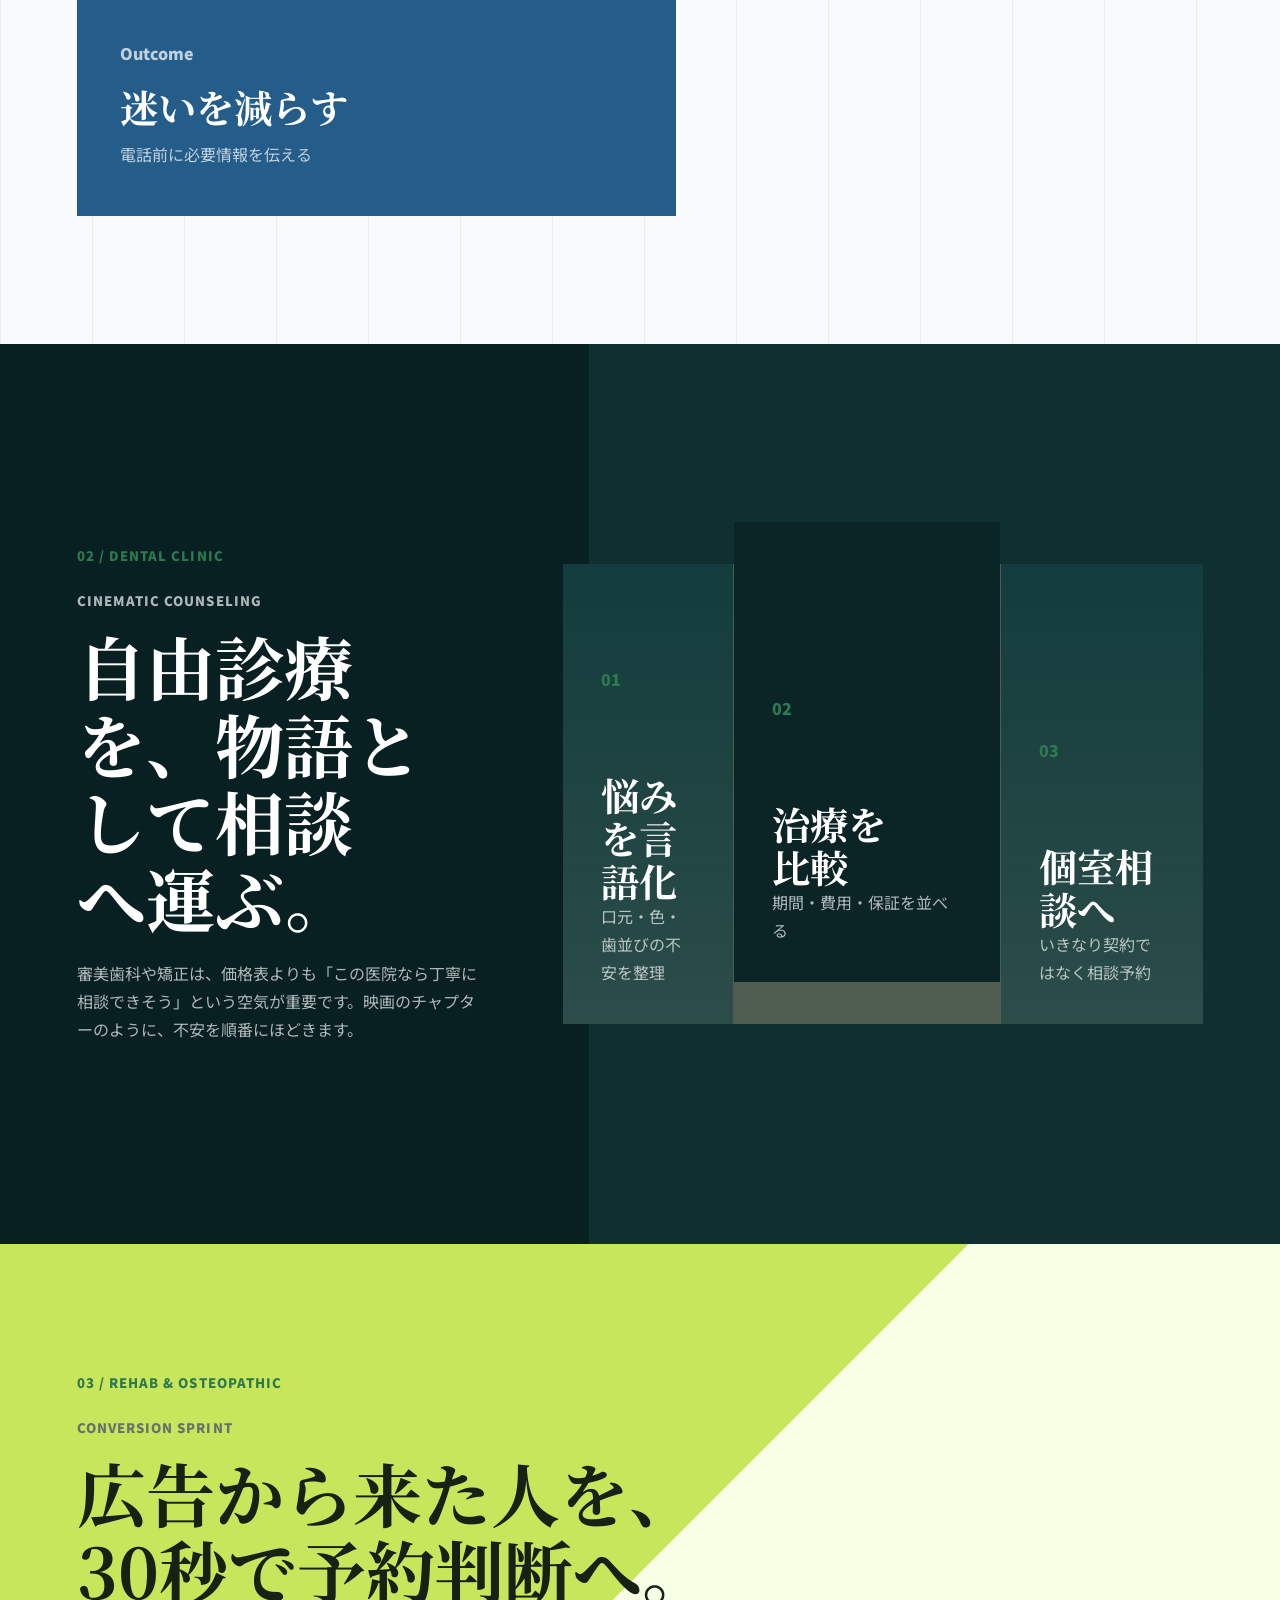
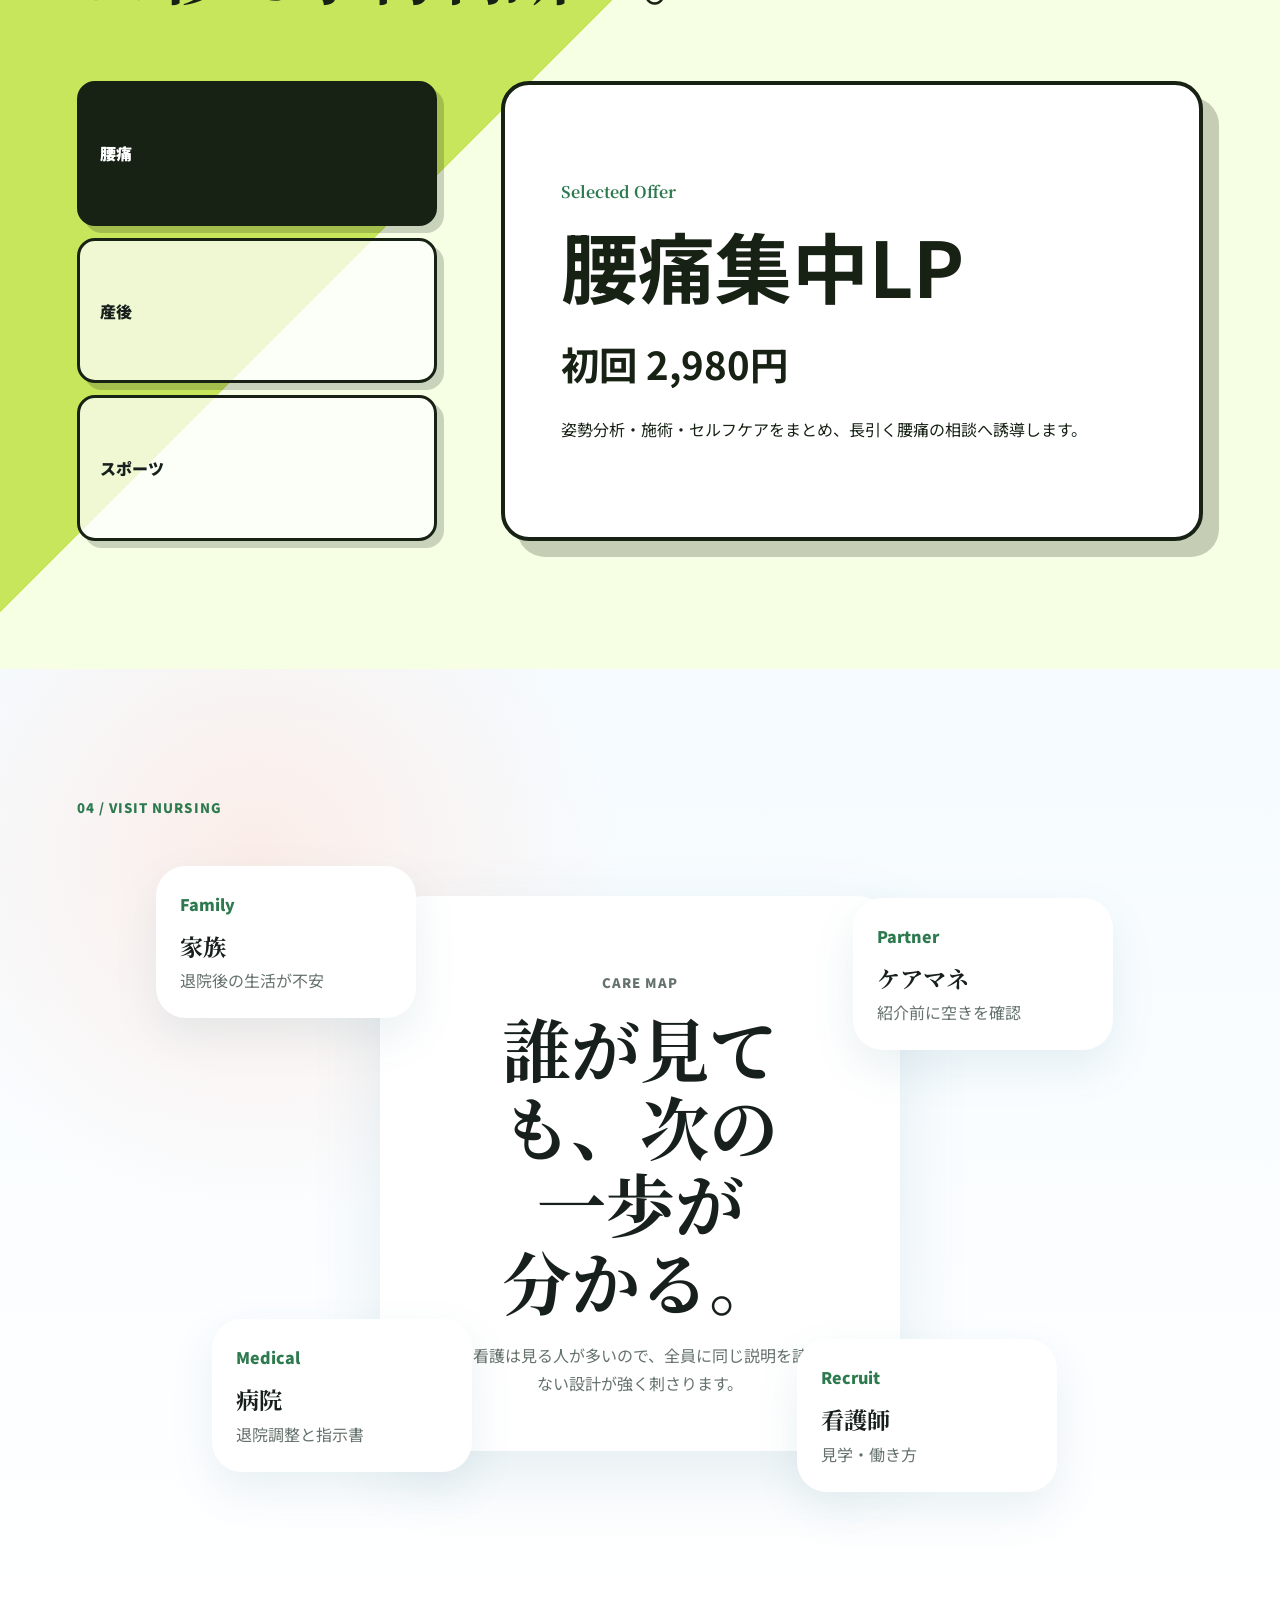
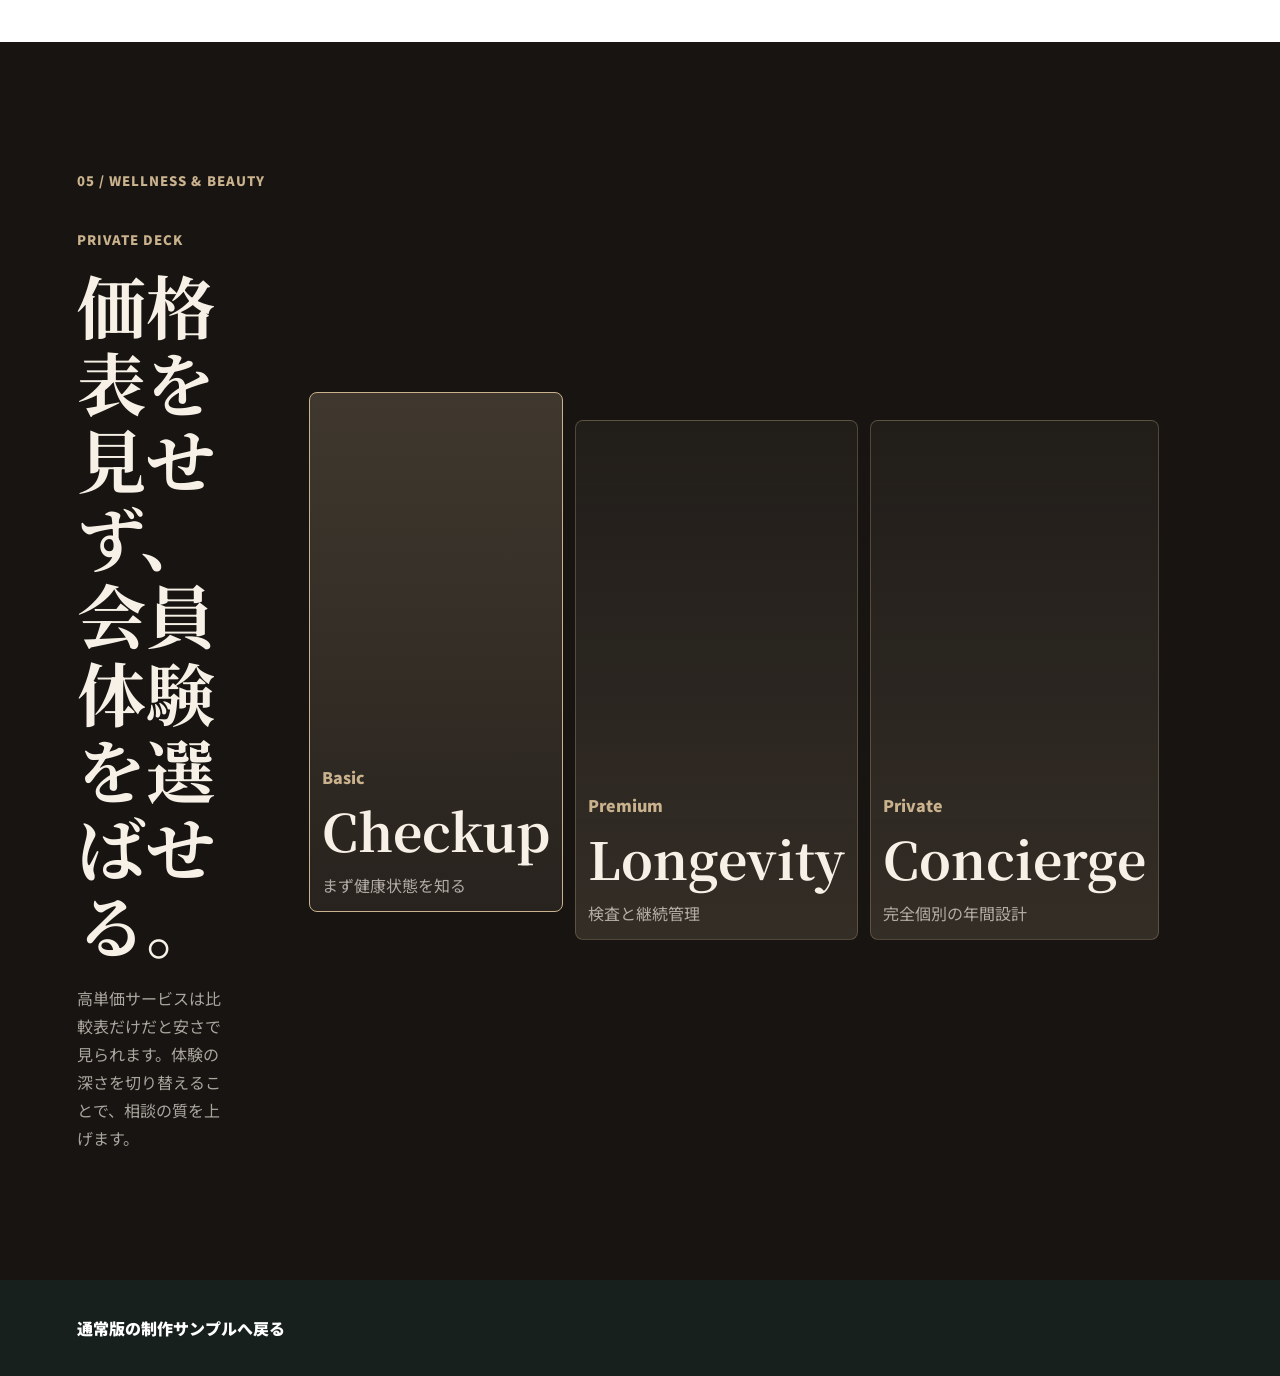
<file: portfolio/bold-concepts.html>
<!DOCTYPE html>
<html lang="ja">
<head>
  <meta charset="UTF-8">
  <meta name="viewport" content="width=device-width, initial-scale=1.0">
  <meta name="description" content="WebMedStudioの大胆版コンセプト集。通常版より構成を大きく変えた、医療系サイトの攻めた見せ方の比較用サンプルです。">
  <link rel="icon" href="../favicon.svg" type="image/svg+xml">
  <title>大胆版コンセプト | WebMedStudio Portfolio Lab</title>
  <link rel="preconnect" href="https://fonts.googleapis.com">
  <link rel="preconnect" href="https://fonts.gstatic.com" crossorigin>
  <link href="https://fonts.googleapis.com/css2?family=Noto+Sans+JP:wght@400;500;700;900&family=Noto+Serif+JP:wght@600;700&display=swap" rel="stylesheet">
  <link rel="stylesheet" href="bold-concepts.css">
  <script src="bold-concepts.js" defer></script>
  <!-- Google Analytics (GA4) -->
  <script async src="https://www.googletagmanager.com/gtag/js?id=G-NMJ2Z88TKB"></script>
  <script>
    window.dataLayer = window.dataLayer || [];
    function gtag(){dataLayer.push(arguments);}
    gtag('js', new Date());
    gtag('config', 'G-NMJ2Z88TKB');
  </script>
</head>
<body>
  <header class="lab-header">
    <a href="../index.html#portfolio">WebMedStudio Portfolio Lab</a>
    <nav aria-label="大胆版サンプル">
      <a href="#clinical">内科</a>
      <a href="#dental">歯科</a>
      <a href="#rehab">整体</a>
      <a href="#nursing">訪問看護</a>
      <a href="#wellness">美容・予防</a>
    </nav>
  </header>

  <main>
    <section class="lab-hero">
      <div class="hero-visual" aria-hidden="true">
        <img src="../assets/portfolio/visit-nursing.jpg" alt="">
      </div>
      <div class="hero-copy">
        <p class="eyebrow">Bold Direction Study</p>
        <h1>同じ医療系でも、<br>ページ体験はここまで変えられる。</h1>
        <p>安定版とは別に、採用提案で印象を残すための大胆版です。医療広告として煽りすぎず、目的別に「見せ方」「動き」「導線」を大きく変えています。</p>
      </div>
      <div class="hero-console" data-stage>
        <div class="console-tabs" role="tablist" aria-label="コンセプト切り替え">
          <button type="button" class="is-active" data-stage-button data-key="clinical">内科</button>
          <button type="button" data-stage-button data-key="dental">歯科</button>
          <button type="button" data-stage-button data-key="rehab">整体</button>
          <button type="button" data-stage-button data-key="nursing">訪問看護</button>
          <button type="button" data-stage-button data-key="wellness">美容・予防</button>
        </div>
        <article class="console-card">
          <span data-stage-kicker>Clinic Command</span>
          <h2 data-stage-title>迷わない受付ダッシュボード</h2>
          <p data-stage-body>トップページを受付窓口のように見せ、診療状況・症状別導線・持ち物を一画面で整理します。</p>
          <strong data-stage-score>電話負担を下げる設計</strong>
        </article>
      </div>
    </section>

    <section class="concept clinical-concept" id="clinical">
      <div class="section-label">01 / Internal Clinic</div>
      <div class="clinical-grid">
        <div class="command-title">
          <p class="eyebrow">Clinic Command Board</p>
          <h2>ホームページを、受付の代わりに働かせる。</h2>
          <p>よくあるクリニックサイトではなく、患者さんが「今日どうすればいいか」を即判断できる業務画面型です。</p>
        </div>
        <div class="status-card wide">
          <span>Today</span>
          <strong>午前受付 11:30まで</strong>
          <p>発熱症状は来院前に電話確認</p>
        </div>
        <div class="status-card">
          <span>Route</span>
          <strong>初診</strong>
          <p>持ち物・予約・問診へ</p>
        </div>
        <div class="status-card">
          <span>Route</span>
          <strong>小児</strong>
          <p>予防接種・発熱相談へ</p>
        </div>
        <div class="status-card dark">
          <span>Outcome</span>
          <strong>迷いを減らす</strong>
          <p>電話前に必要情報を伝える</p>
        </div>
      </div>
    </section>

    <section class="concept dental-concept" id="dental">
      <div class="dental-copy">
        <div class="section-label">02 / Dental Clinic</div>
        <p class="eyebrow">Cinematic Counseling</p>
        <h2>自由診療を、物語として相談へ運ぶ。</h2>
        <p>審美歯科や矯正は、価格表よりも「この医院なら丁寧に相談できそう」という空気が重要です。映画のチャプターのように、不安を順番にほどきます。</p>
      </div>
      <div class="dental-film">
        <article><span>01</span><h3>悩みを言語化</h3><p>口元・色・歯並びの不安を整理</p></article>
        <article><span>02</span><h3>治療を比較</h3><p>期間・費用・保証を並べる</p></article>
        <article><span>03</span><h3>個室相談へ</h3><p>いきなり契約ではなく相談予約</p></article>
      </div>
    </section>

    <section class="concept rehab-concept" id="rehab" data-symptom-lab>
      <div class="section-label">03 / Rehab & Osteopathic</div>
      <div class="rehab-head">
        <p class="eyebrow">Conversion Sprint</p>
        <h2>広告から来た人を、30秒で予約判断へ。</h2>
      </div>
      <div class="symptom-lab">
        <div class="symptom-buttons">
          <button type="button" class="is-active" data-symptom-button data-title="腰痛集中LP" data-price="初回 2,980円" data-copy="姿勢分析・施術・セルフケアをまとめ、長引く腰痛の相談へ誘導します。">腰痛</button>
          <button type="button" data-symptom-button data-title="産後骨盤ケアLP" data-price="初回相談 0円" data-copy="子連れ可・通院ペース・産後特有の悩みを前面に出します。">産後</button>
          <button type="button" data-symptom-button data-title="スポーツ復帰LP" data-price="評価 3,500円" data-copy="動作チェックと復帰ステップで、継続プログラムにつなげます。">スポーツ</button>
        </div>
        <article class="symptom-output">
          <span>Selected Offer</span>
          <h3 data-symptom-title>腰痛集中LP</h3>
          <strong data-symptom-price>初回 2,980円</strong>
          <p data-symptom-copy>姿勢分析・施術・セルフケアをまとめ、長引く腰痛の相談へ誘導します。</p>
        </article>
      </div>
    </section>

    <section class="concept nursing-concept" id="nursing">
      <div class="section-label">04 / Visit Nursing</div>
      <div class="nursing-map">
        <div class="map-center">
          <p class="eyebrow">Care Map</p>
          <h2>誰が見ても、次の一歩が分かる。</h2>
          <p>訪問看護は見る人が多いので、全員に同じ説明を読ませない設計が強く刺さります。</p>
        </div>
        <article class="map-node family"><span>Family</span><strong>家族</strong><p>退院後の生活が不安</p></article>
        <article class="map-node partner"><span>Partner</span><strong>ケアマネ</strong><p>紹介前に空きを確認</p></article>
        <article class="map-node medical"><span>Medical</span><strong>病院</strong><p>退院調整と指示書</p></article>
        <article class="map-node recruit"><span>Recruit</span><strong>看護師</strong><p>見学・働き方</p></article>
      </div>
    </section>

    <section class="concept wellness-concept" id="wellness" data-private-deck>
      <div class="section-label">05 / Wellness & Beauty</div>
      <div class="private-deck">
        <div class="deck-copy">
          <p class="eyebrow">Private Deck</p>
          <h2>価格表を見せず、会員体験を選ばせる。</h2>
          <p>高単価サービスは比較表だけだと安さで見られます。体験の深さを切り替えることで、相談の質を上げます。</p>
        </div>
        <div class="deck-cards">
          <button type="button" class="deck-card is-active" data-deck-card>
            <span>Basic</span>
            <strong>Checkup</strong>
            <p>まず健康状態を知る</p>
          </button>
          <button type="button" class="deck-card" data-deck-card>
            <span>Premium</span>
            <strong>Longevity</strong>
            <p>検査と継続管理</p>
          </button>
          <button type="button" class="deck-card" data-deck-card>
            <span>Private</span>
            <strong>Concierge</strong>
            <p>完全個別の年間設計</p>
          </button>
        </div>
      </div>
    </section>
  </main>

  <footer class="lab-footer">
    <a href="../index.html#portfolio">通常版の制作サンプルへ戻る</a>
  </footer>
</body>
</html>
</file>
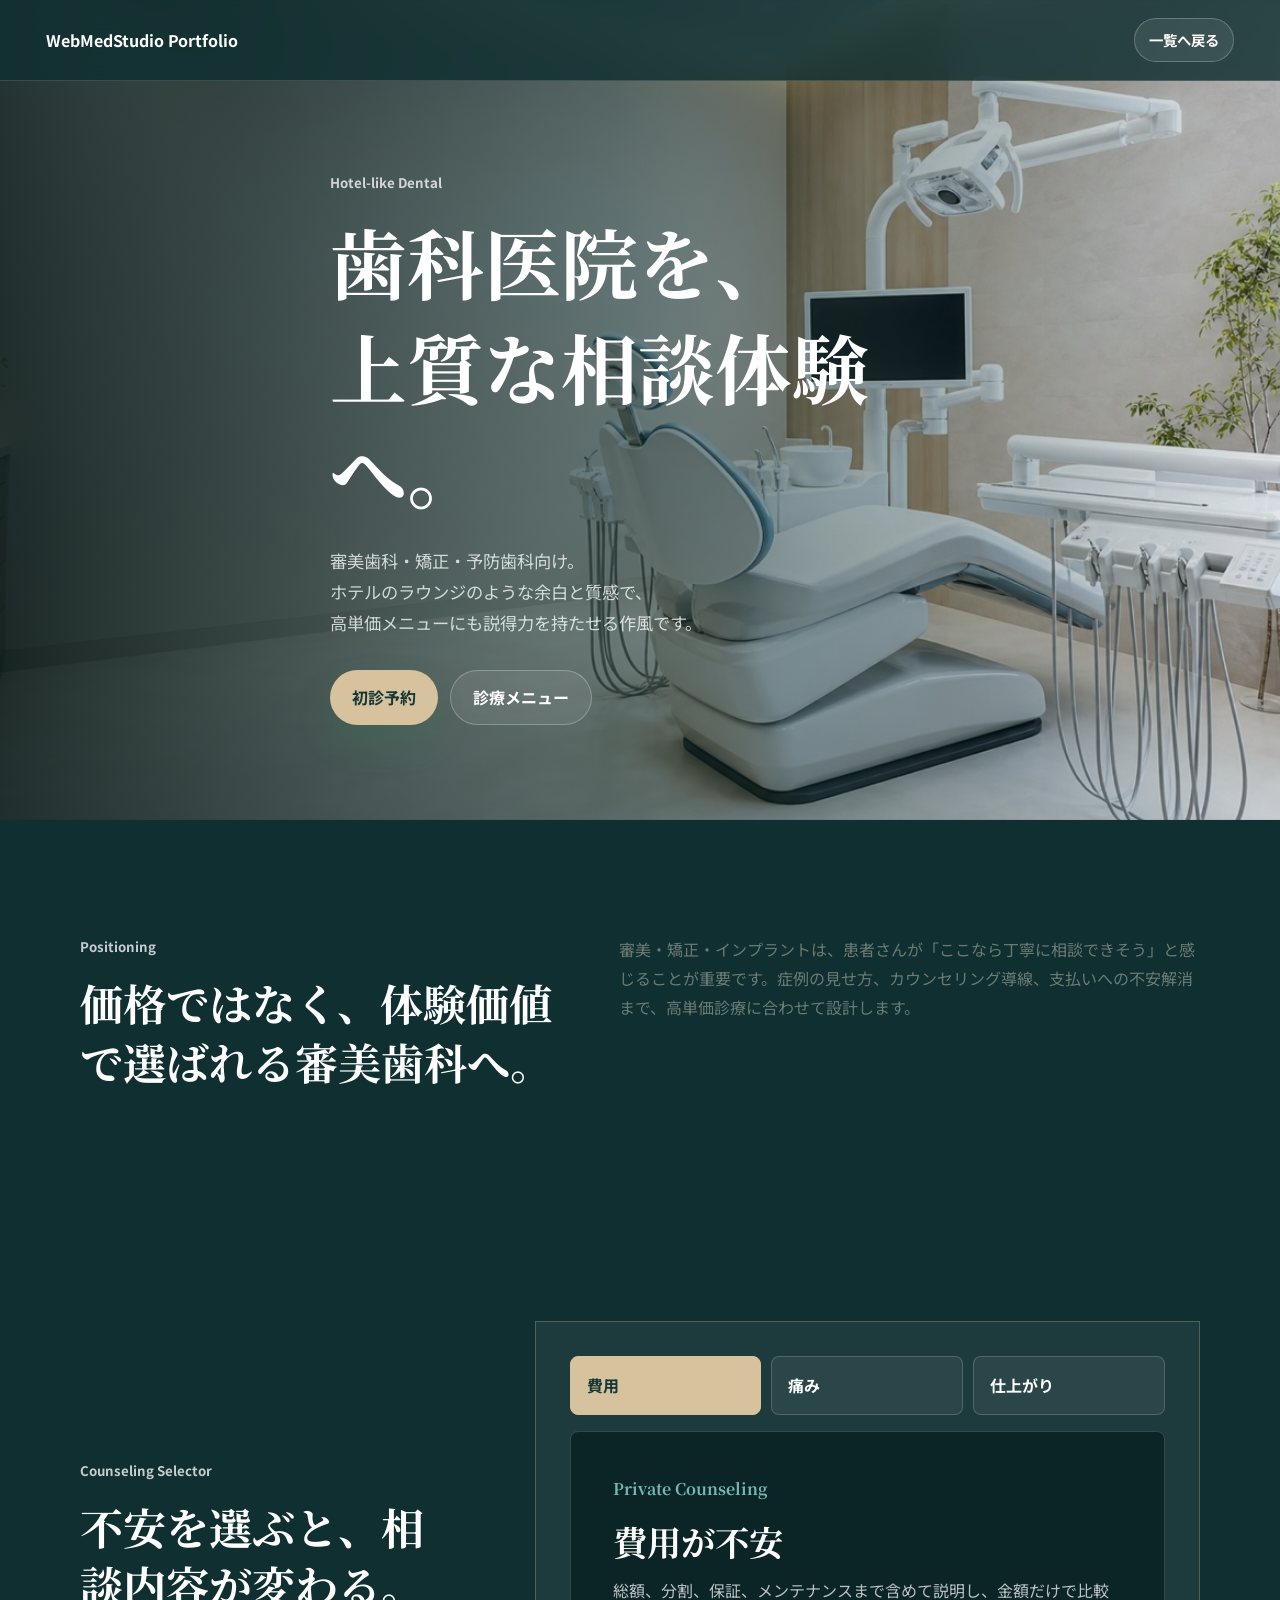
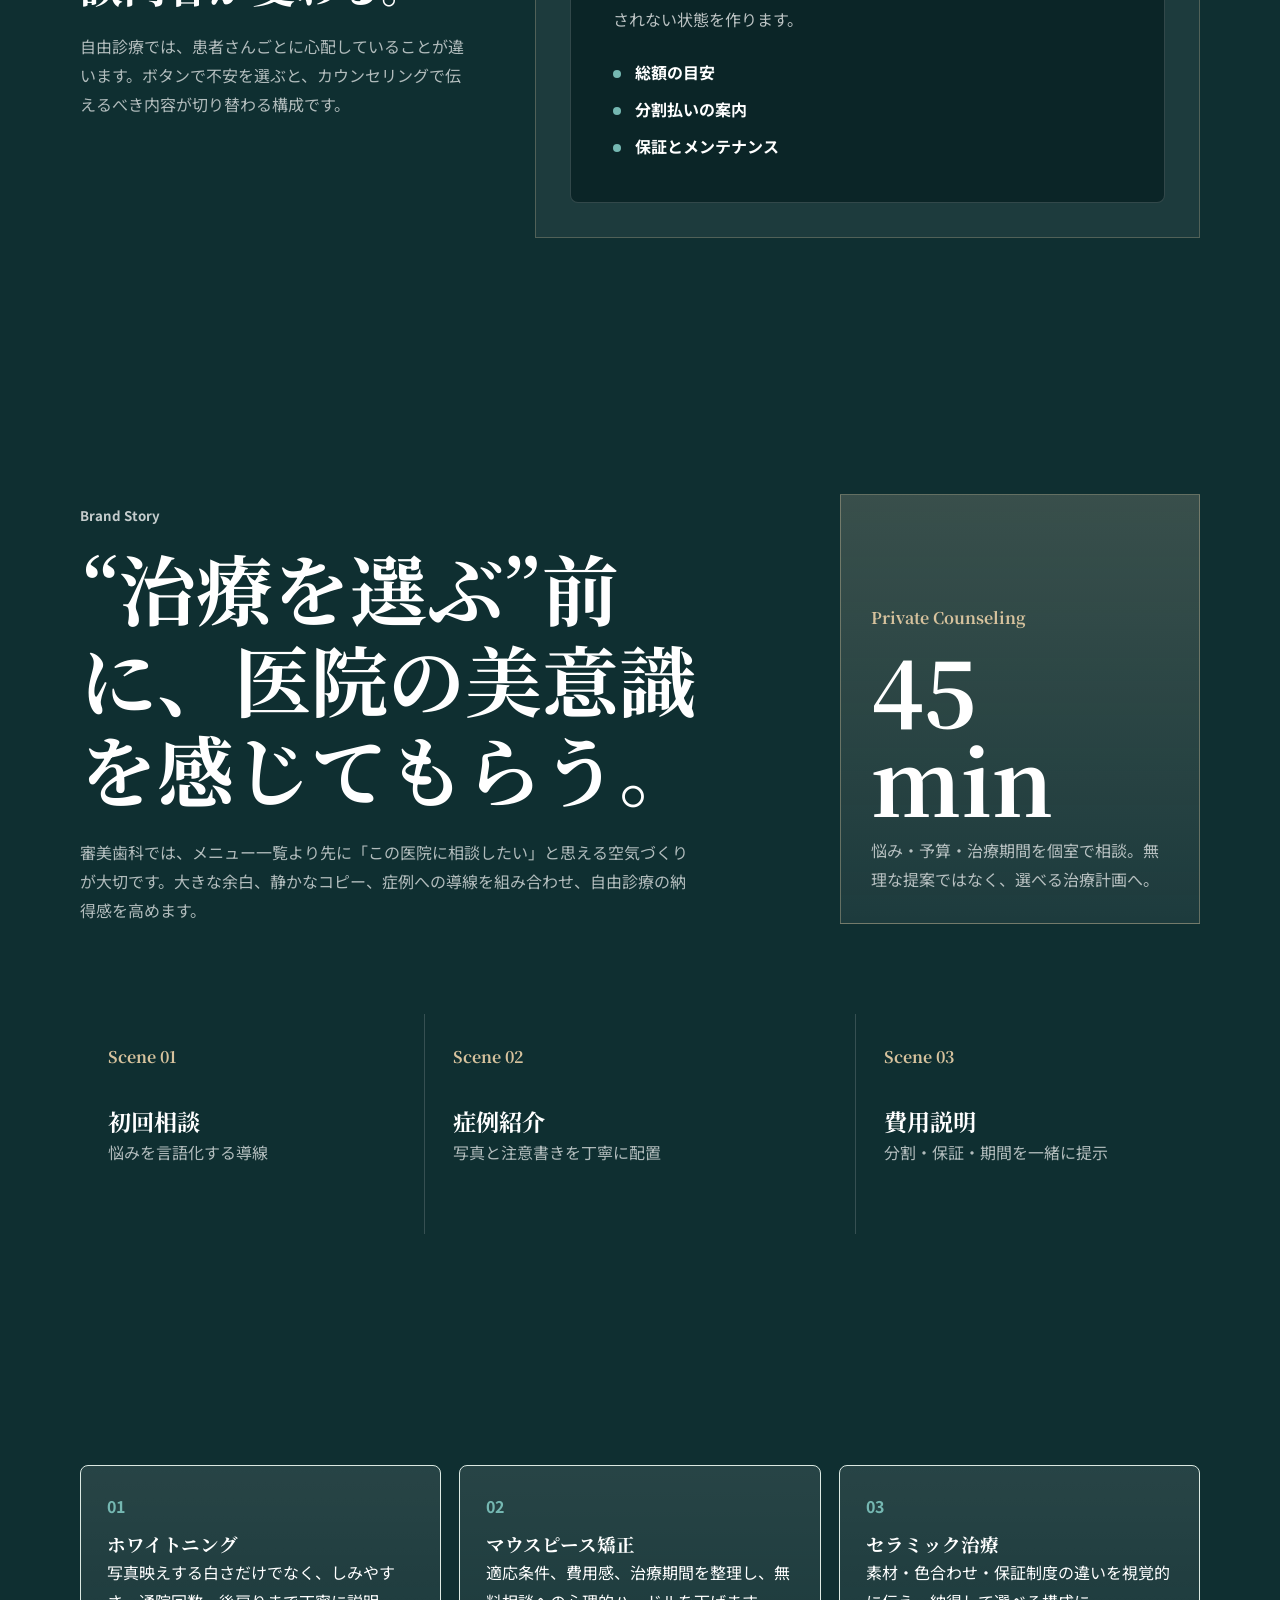
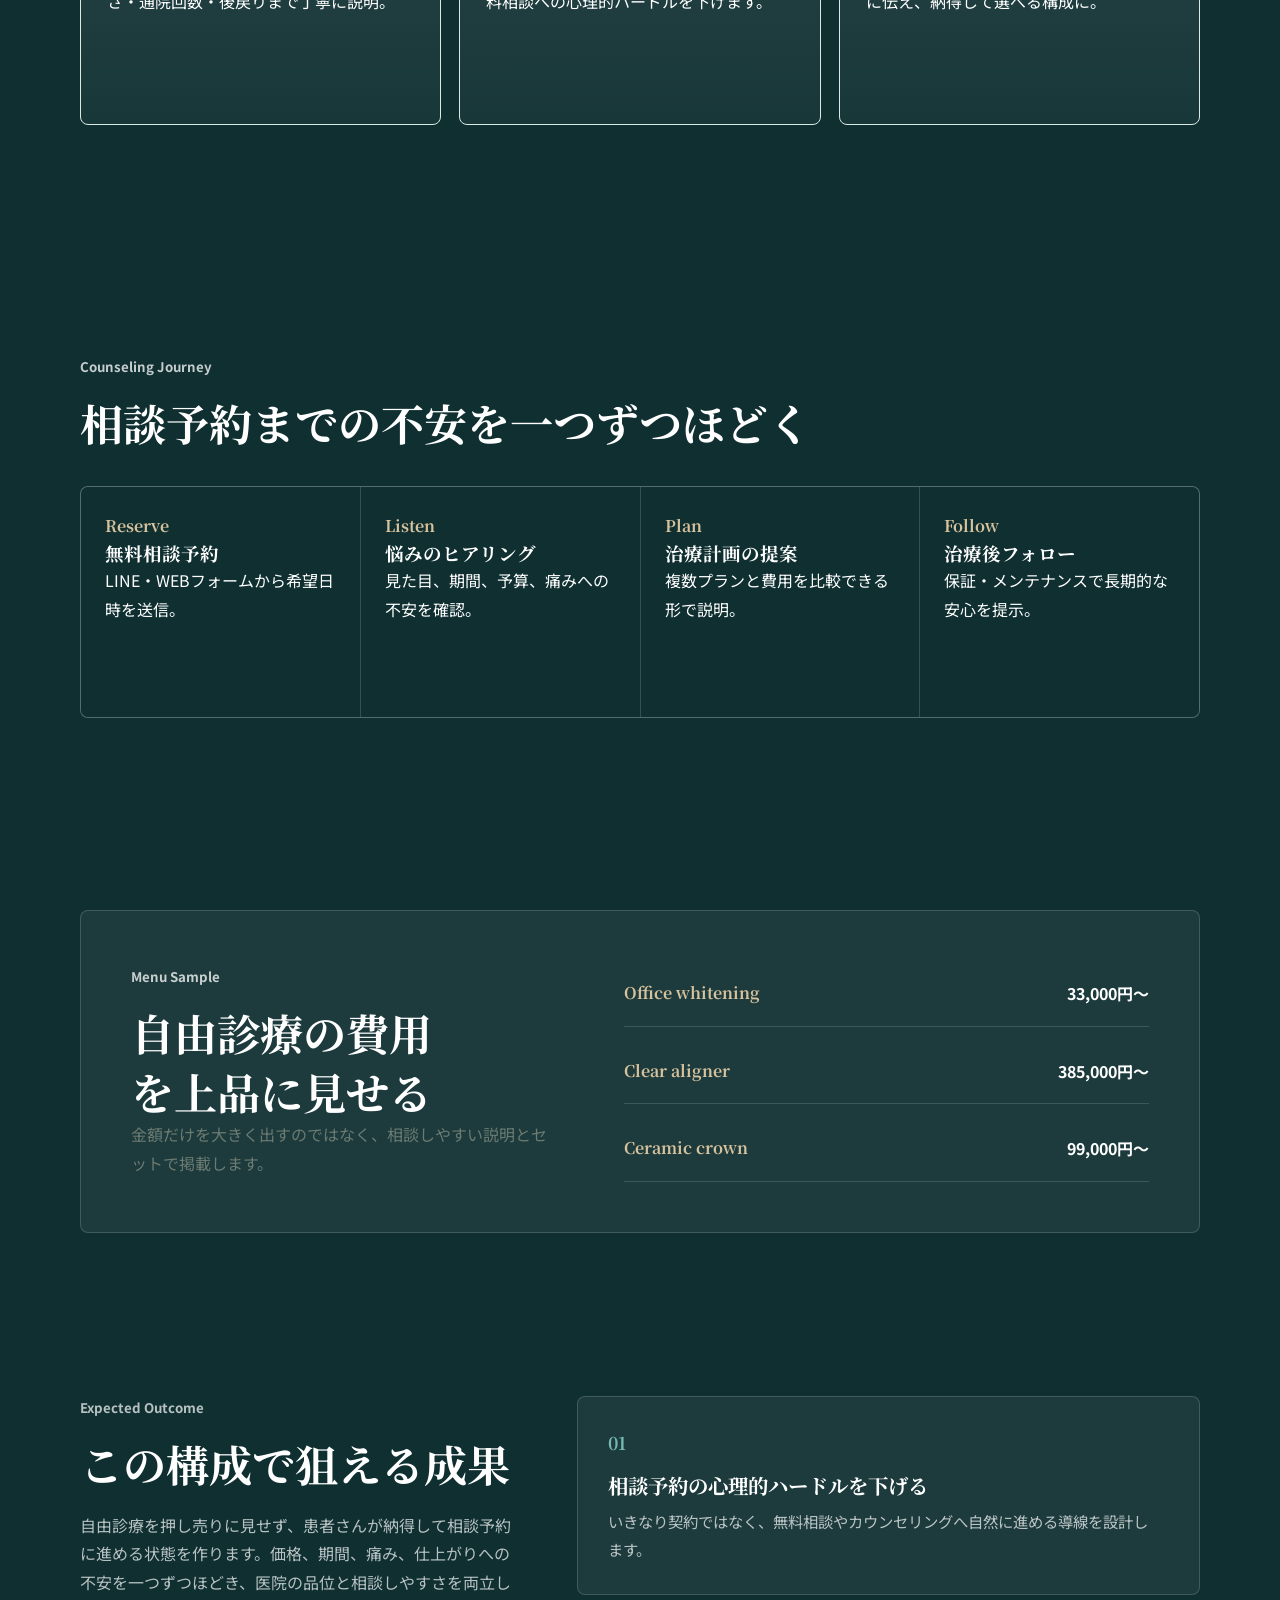
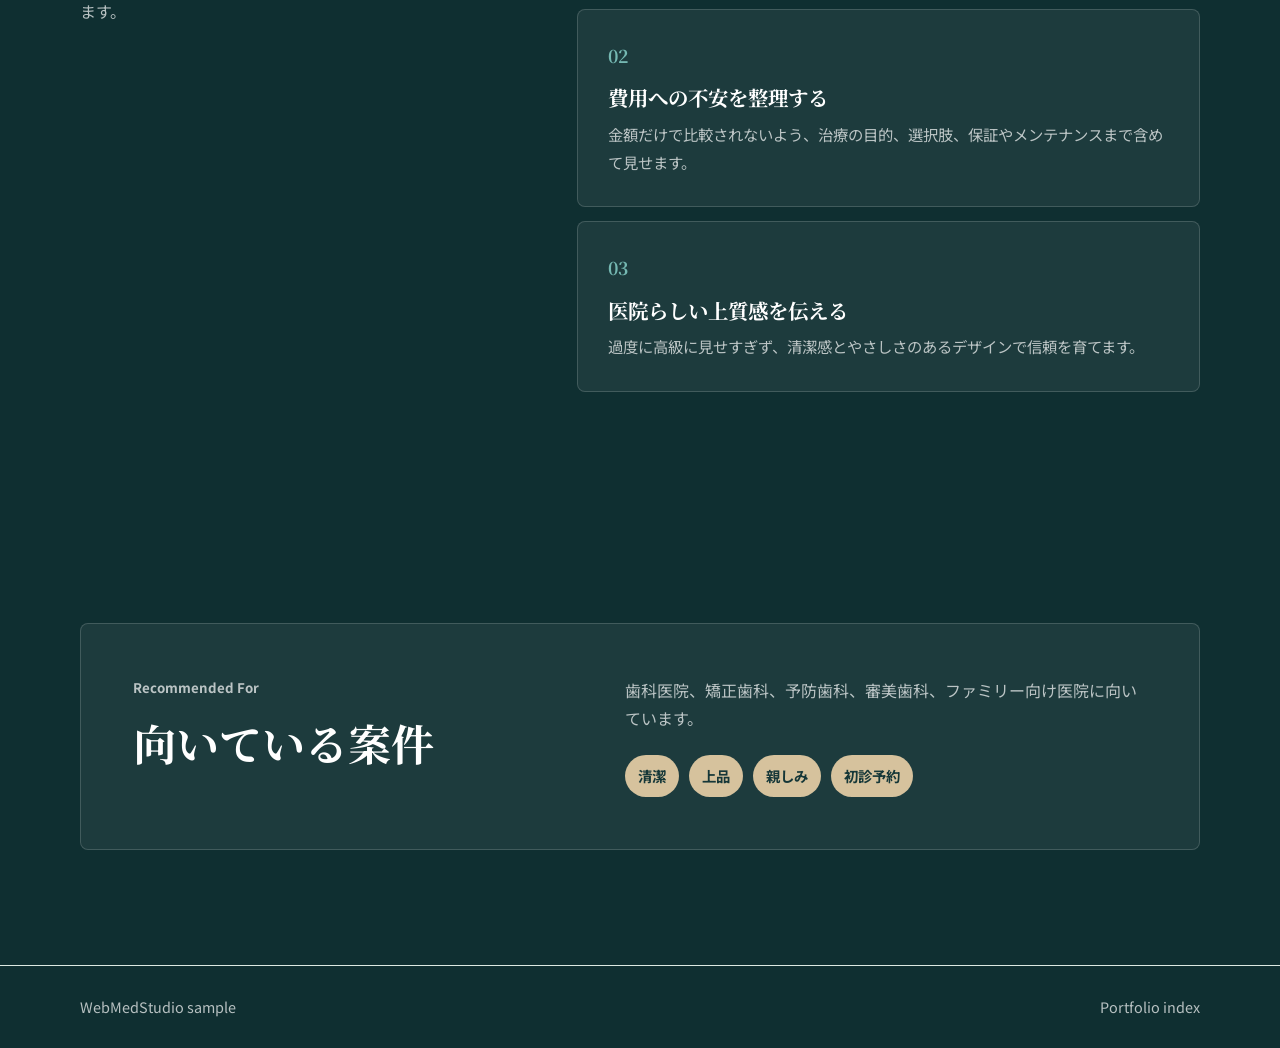
<file: portfolio/dental-clinic.html>
<!DOCTYPE html>
<html lang="ja">
<head>
  <meta charset="UTF-8">
  <meta name="viewport" content="width=device-width, initial-scale=1.0">
  <meta name="description" content="歯科・審美歯科向けの制作サンプル。ホテルライクな上質さで、自由診療や初診の不安解消につなげる作風です。">
  <link rel="icon" href="../favicon.svg" type="image/svg+xml">
  <title>制作サンプル | 上品で親しみやすい歯科医院</title>
  <link rel="preconnect" href="https://fonts.googleapis.com">
  <link rel="preconnect" href="https://fonts.gstatic.com" crossorigin>
  <link href="https://fonts.googleapis.com/css2?family=Noto+Sans+JP:wght@400;500;700&family=Noto+Serif+JP:wght@600;700&display=swap" rel="stylesheet">
  <link rel="stylesheet" href="portfolio.css">
  <script src="portfolio-motion.js" defer></script>
  <!-- Google Analytics (GA4) -->
  <script async src="https://www.googletagmanager.com/gtag/js?id=G-NMJ2Z88TKB"></script>
  <script>
    window.dataLayer = window.dataLayer || [];
    function gtag(){dataLayer.push(arguments);}
    gtag('js', new Date());
    gtag('config', 'G-NMJ2Z88TKB');
  </script>
</head>
<body class="theme-premium" style="--hero-image: url('../assets/portfolio/dental-clinic.jpg');">
  <header class="sample-header">
    <a class="sample-logo" href="../index.html#portfolio">WebMedStudio Portfolio</a>
    <a class="back-link" href="../index.html#portfolio">一覧へ戻る</a>
  </header>
  <main>
    <section class="sample-hero">
      <div class="container hero-content">
        <p class="eyebrow">Hotel-like Dental</p>
        <h1>歯科医院を、<br>上質な相談体験へ。</h1>
        <p class="lead">審美歯科・矯正・予防歯科向け。<br>ホテルのラウンジのような余白と質感で、<br>高単価メニューにも説得力を持たせる作風です。</p>
        <div class="hero-actions">
          <a class="button button-primary" href="#">初診予約</a>
          <a class="button button-secondary" href="#">診療メニュー</a>
        </div>
      </div>
    </section>
    <section class="section premium-intro">
      <div class="container editorial-split">
        <div>
          <p class="eyebrow">Positioning</p>
          <h2>価格ではなく、体験価値で選ばれる審美歯科へ。</h2>
        </div>
        <p>審美・矯正・インプラントは、患者さんが「ここなら丁寧に相談できそう」と感じることが重要です。症例の見せ方、カウンセリング導線、支払いへの不安解消まで、高単価診療に合わせて設計します。</p>
      </div>
    </section>
    <section class="section dental-concerns motion-reveal" data-choice-group>
      <div class="container concern-layout">
        <div class="concern-rail">
          <p class="eyebrow">Counseling Selector</p>
          <h2>不安を選ぶと、相談内容が変わる。</h2>
          <p>自由診療では、患者さんごとに心配していることが違います。ボタンで不安を選ぶと、カウンセリングで伝えるべき内容が切り替わる構成です。</p>
        </div>
        <div class="concern-card">
          <div class="choice-buttons choice-buttons-inline" role="tablist" aria-label="相談したい不安">
            <button type="button" class="is-active" data-choice-button data-title="費用が不安" data-body="総額、分割、保証、メンテナンスまで含めて説明し、金額だけで比較されない状態を作ります。" data-points="総額の目安|分割払いの案内|保証とメンテナンス">費用</button>
            <button type="button" data-choice-button data-title="痛みが不安" data-body="麻酔、治療時間、術後の注意点を先に見せ、相談前の緊張をやわらげます。" data-points="麻酔の説明|治療時間の目安|術後ケア">痛み</button>
            <button type="button" data-choice-button data-title="仕上がりが不安" data-body="症例写真、色合わせ、治療計画の比較を見せて、納得して選べる状態を目指します。" data-points="症例の見せ方|色・形の相談|複数プラン比較">仕上がり</button>
          </div>
          <article class="choice-panel" data-choice-panel aria-live="polite">
            <span data-choice-kicker>Private Counseling</span>
            <h3 data-choice-title>費用が不安</h3>
            <p data-choice-body>総額、分割、保証、メンテナンスまで含めて説明し、金額だけで比較されない状態を作ります。</p>
            <ul data-choice-list>
              <li>総額の目安</li>
              <li>分割払いの案内</li>
              <li>保証とメンテナンス</li>
            </ul>
          </article>
        </div>
      </div>
    </section>
    <section class="section dental-editorial">
      <div class="container editorial-layout">
        <div class="editorial-copy">
          <p class="eyebrow">Brand Story</p>
          <h2>“治療を選ぶ”前に、医院の美意識を感じてもらう。</h2>
          <p>審美歯科では、メニュー一覧より先に「この医院に相談したい」と思える空気づくりが大切です。大きな余白、静かなコピー、症例への導線を組み合わせ、自由診療の納得感を高めます。</p>
        </div>
        <div class="editorial-panel">
          <span>Private Counseling</span>
          <strong>45 min</strong>
          <p>悩み・予算・治療期間を個室で相談。無理な提案ではなく、選べる治療計画へ。</p>
        </div>
      </div>
      <div class="container smile-gallery" aria-label="審美歯科の訴求例">
        <article><span>Scene 01</span><h3>初回相談</h3><p>悩みを言語化する導線</p></article>
        <article><span>Scene 02</span><h3>症例紹介</h3><p>写真と注意書きを丁寧に配置</p></article>
        <article><span>Scene 03</span><h3>費用説明</h3><p>分割・保証・期間を一緒に提示</p></article>
      </div>
    </section>
    <section class="section">
      <div class="container treatment-showcase">
        <article>
          <span>01</span>
          <h3>ホワイトニング</h3>
          <p>写真映えする白さだけでなく、しみやすさ・通院回数・後戻りまで丁寧に説明。</p>
        </article>
        <article>
          <span>02</span>
          <h3>マウスピース矯正</h3>
          <p>適応条件、費用感、治療期間を整理し、無料相談への心理的ハードルを下げます。</p>
        </article>
        <article>
          <span>03</span>
          <h3>セラミック治療</h3>
          <p>素材・色合わせ・保証制度の違いを視覚的に伝え、納得して選べる構成に。</p>
        </article>
      </div>
    </section>
    <section class="section premium-journey">
      <div class="container">
        <div class="section-head">
          <p class="eyebrow">Counseling Journey</p>
          <h2>相談予約までの不安を一つずつほどく</h2>
        </div>
        <div class="journey-line">
          <article><span>Reserve</span><h3>無料相談予約</h3><p>LINE・WEBフォームから希望日時を送信。</p></article>
          <article><span>Listen</span><h3>悩みのヒアリング</h3><p>見た目、期間、予算、痛みへの不安を確認。</p></article>
          <article><span>Plan</span><h3>治療計画の提案</h3><p>複数プランと費用を比較できる形で説明。</p></article>
          <article><span>Follow</span><h3>治療後フォロー</h3><p>保証・メンテナンスで長期的な安心を提示。</p></article>
        </div>
      </div>
    </section>
    <section class="section compact-section">
      <div class="container price-teaser">
        <div>
          <p class="eyebrow">Menu Sample</p>
          <h2>自由診療の費用を上品に見せる</h2>
          <p>金額だけを大きく出すのではなく、相談しやすい説明とセットで掲載します。</p>
        </div>
        <div class="menu-list">
          <div><span>Office whitening</span><strong>33,000円〜</strong></div>
          <div><span>Clear aligner</span><strong>385,000円〜</strong></div>
          <div><span>Ceramic crown</span><strong>99,000円〜</strong></div>
        </div>
      </div>
    </section>
    <section class="section outcome-section outcome-dental">
      <div class="container outcome-layout">
        <div class="outcome-copy">
          <p class="eyebrow">Expected Outcome</p>
          <h2>この構成で狙える成果</h2>
          <p>自由診療を押し売りに見せず、患者さんが納得して相談予約に進める状態を作ります。価格、期間、痛み、仕上がりへの不安を一つずつほどき、医院の品位と相談しやすさを両立します。</p>
        </div>
        <div class="outcome-board">
          <article><span>01</span><h3>相談予約の心理的ハードルを下げる</h3><p>いきなり契約ではなく、無料相談やカウンセリングへ自然に進める導線を設計します。</p></article>
          <article><span>02</span><h3>費用への不安を整理する</h3><p>金額だけで比較されないよう、治療の目的、選択肢、保証やメンテナンスまで含めて見せます。</p></article>
          <article><span>03</span><h3>医院らしい上質感を伝える</h3><p>過度に高級に見せすぎず、清潔感とやさしさのあるデザインで信頼を育てます。</p></article>
        </div>
      </div>
    </section>
    <section class="section">
      <div class="container case-note">
        <div><p class="eyebrow">Recommended For</p><h2>向いている案件</h2></div>
        <div>
          <p>歯科医院、矯正歯科、予防歯科、審美歯科、ファミリー向け医院に向いています。</p>
          <ul class="tone-list"><li>清潔</li><li>上品</li><li>親しみ</li><li>初診予約</li></ul>
        </div>
      </div>
    </section>
  </main>
  <footer class="sample-footer"><div class="container"><span>WebMedStudio sample</span><a href="../index.html#portfolio">Portfolio index</a></div></footer>
</body>
</html>
</file>
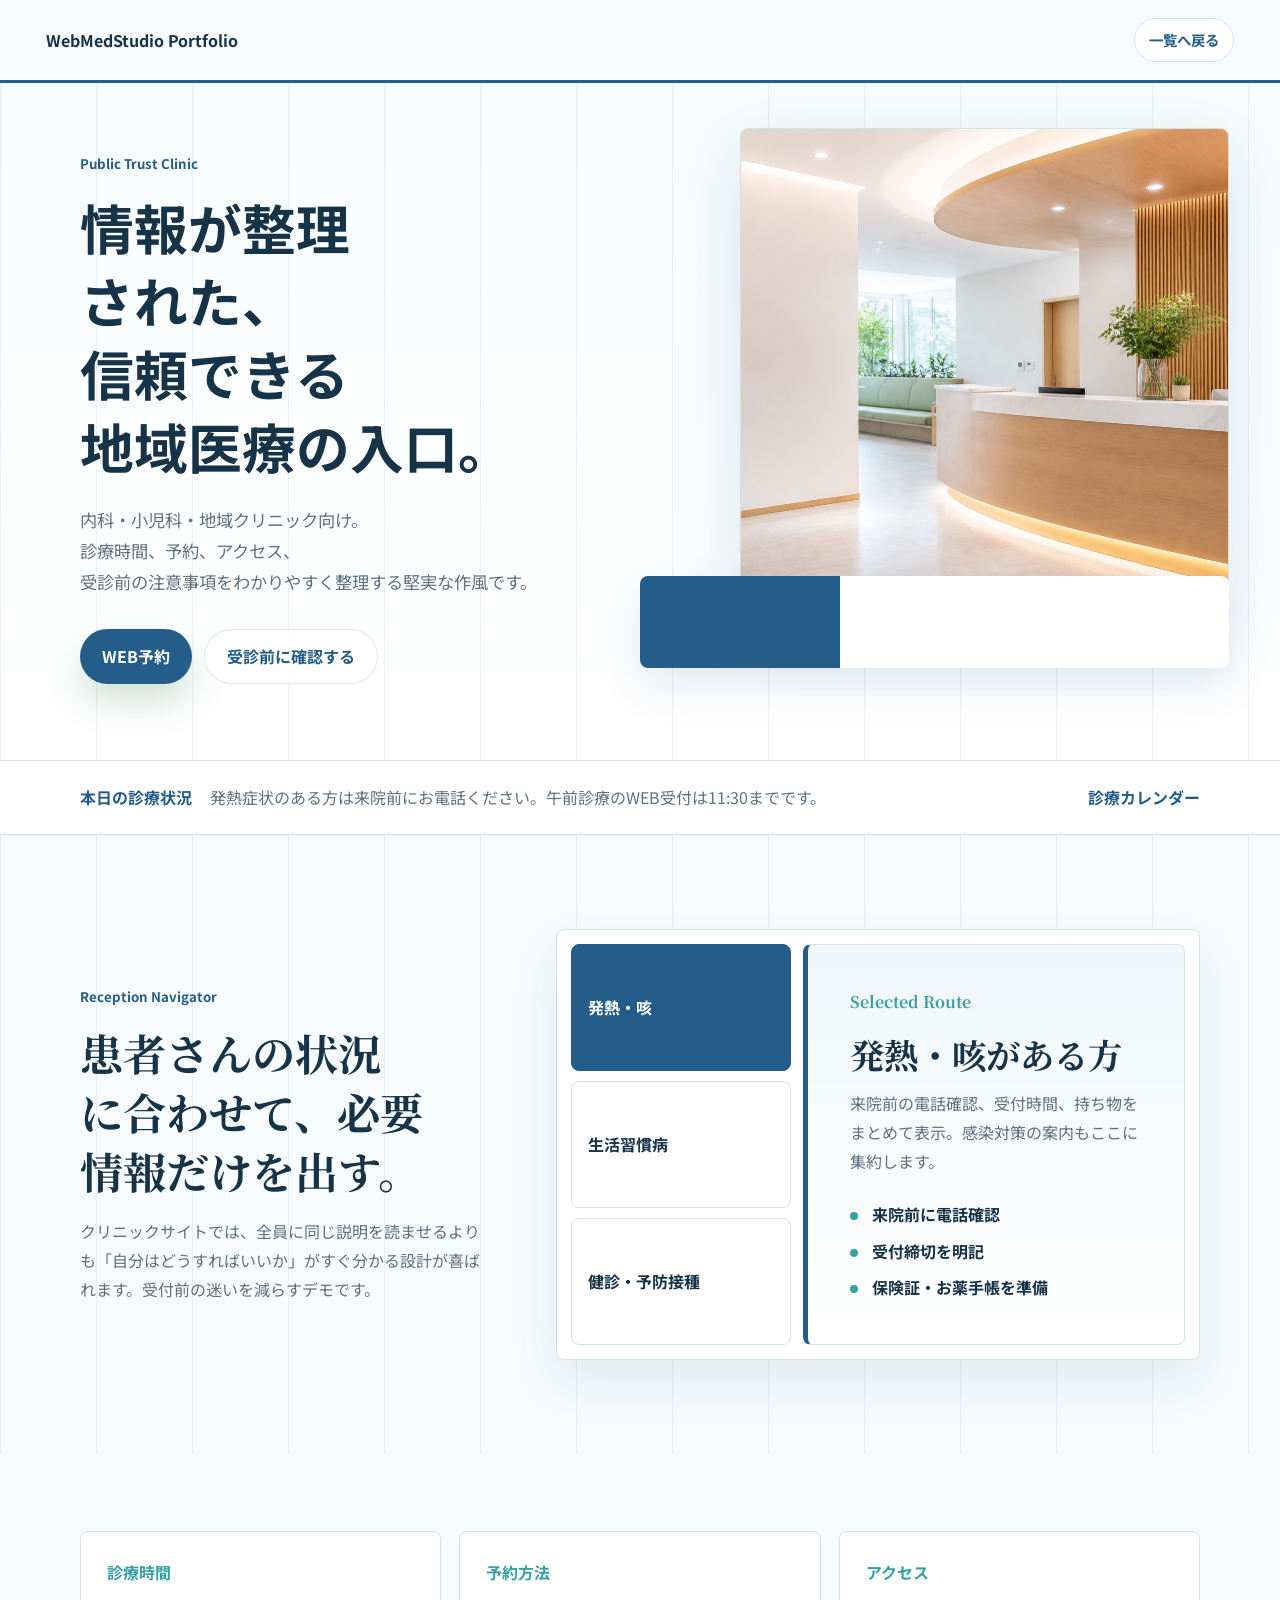
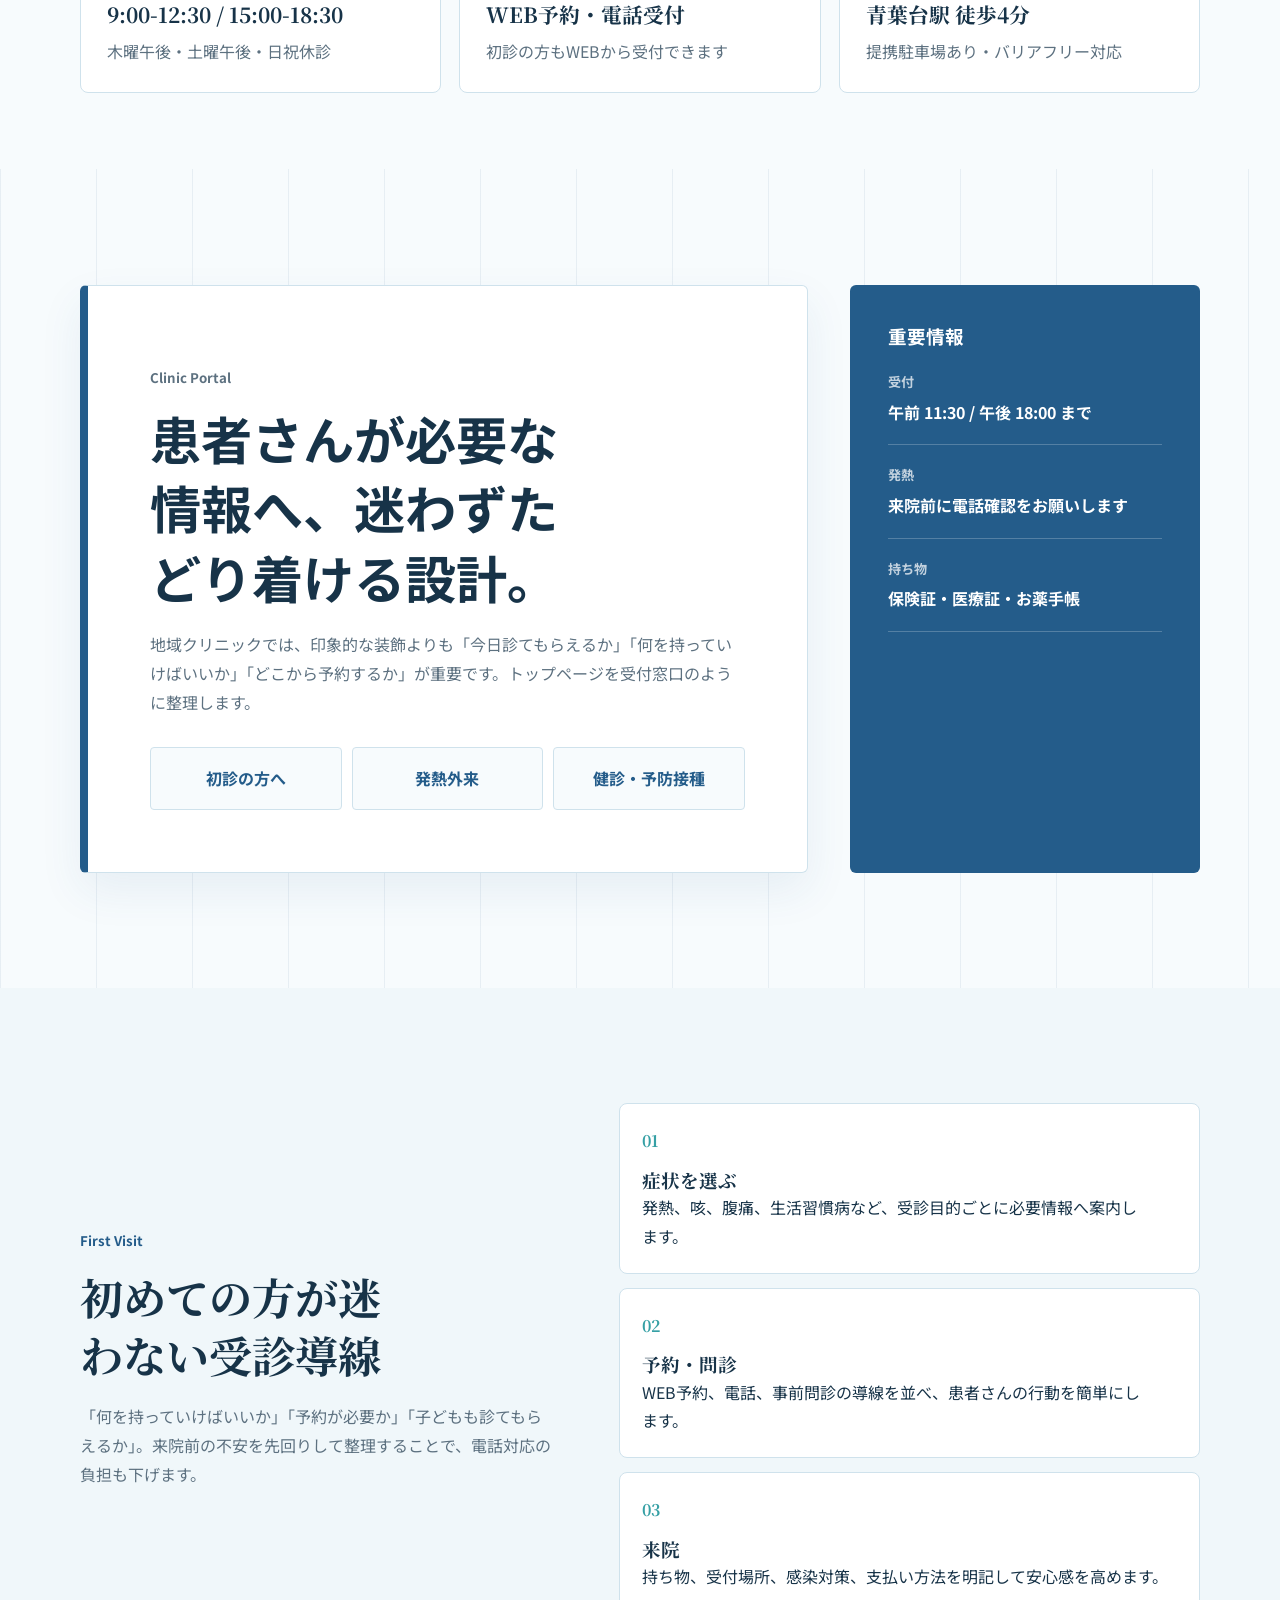
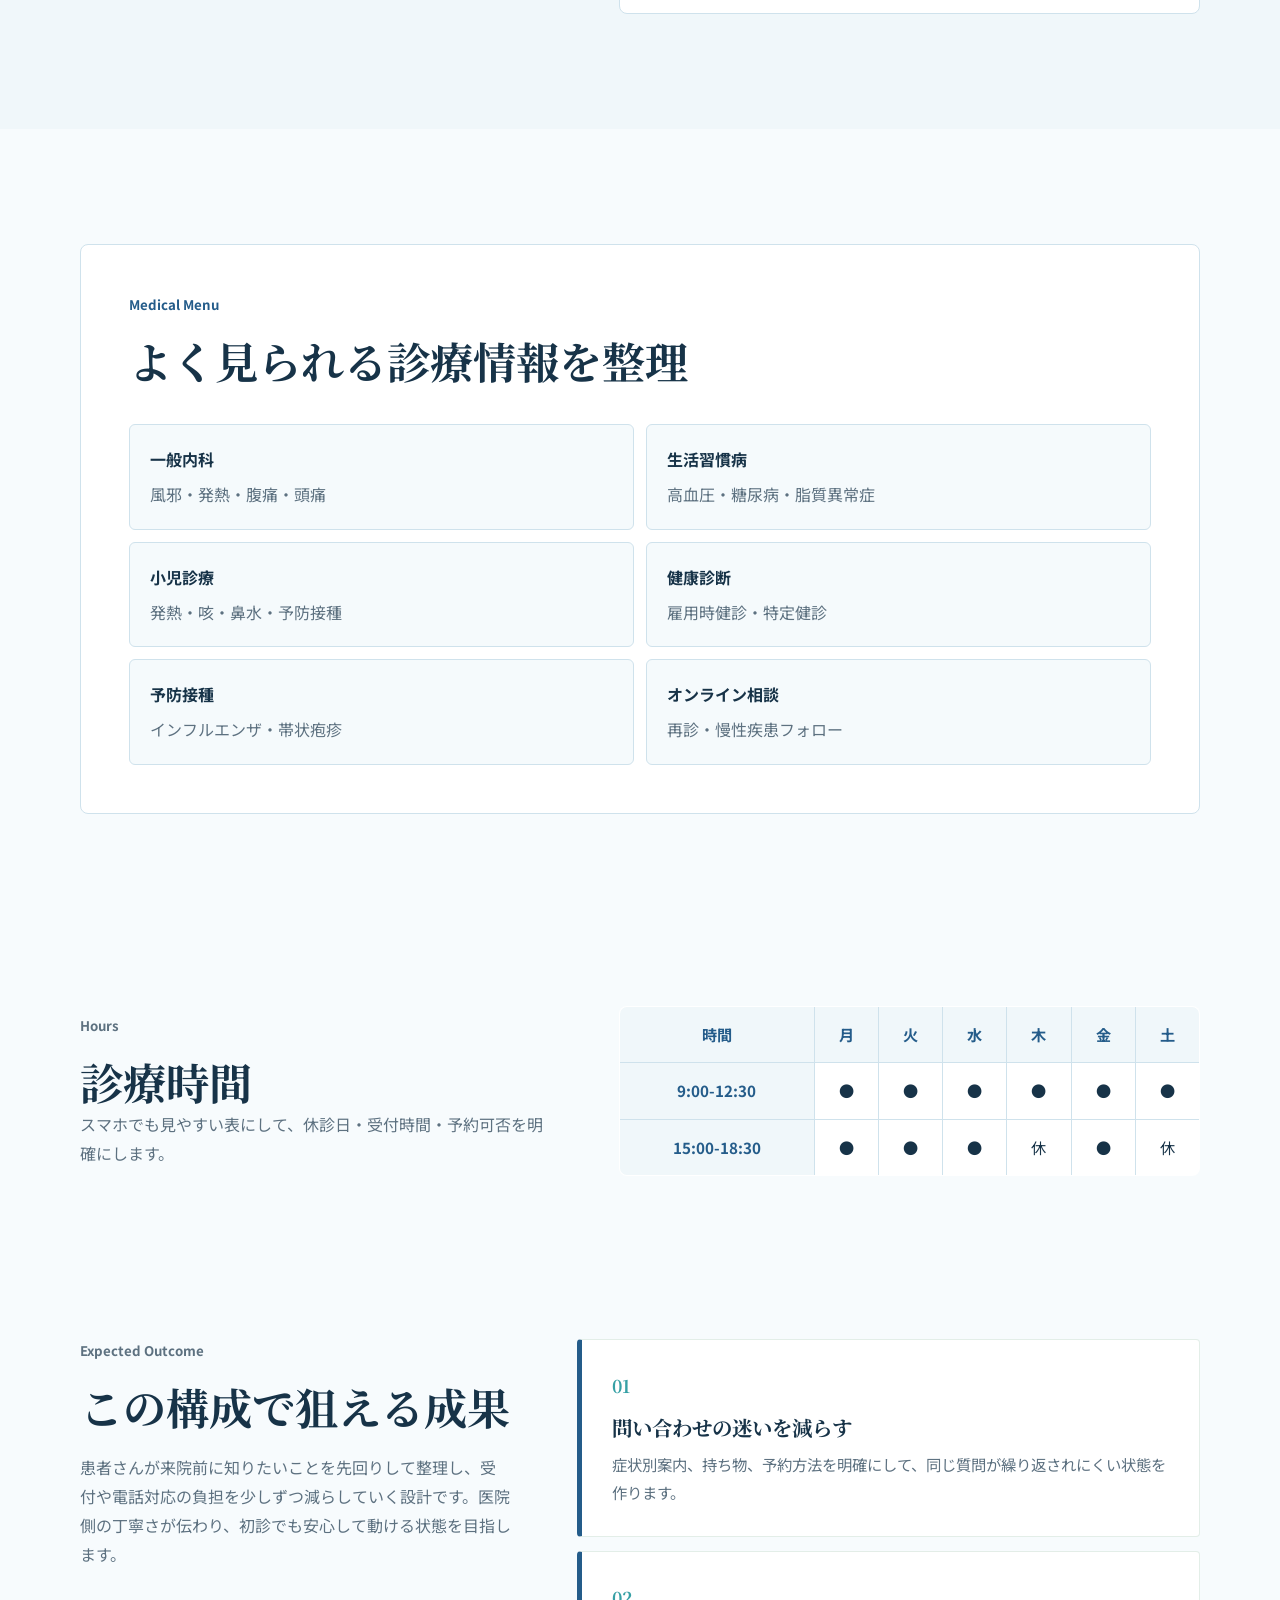
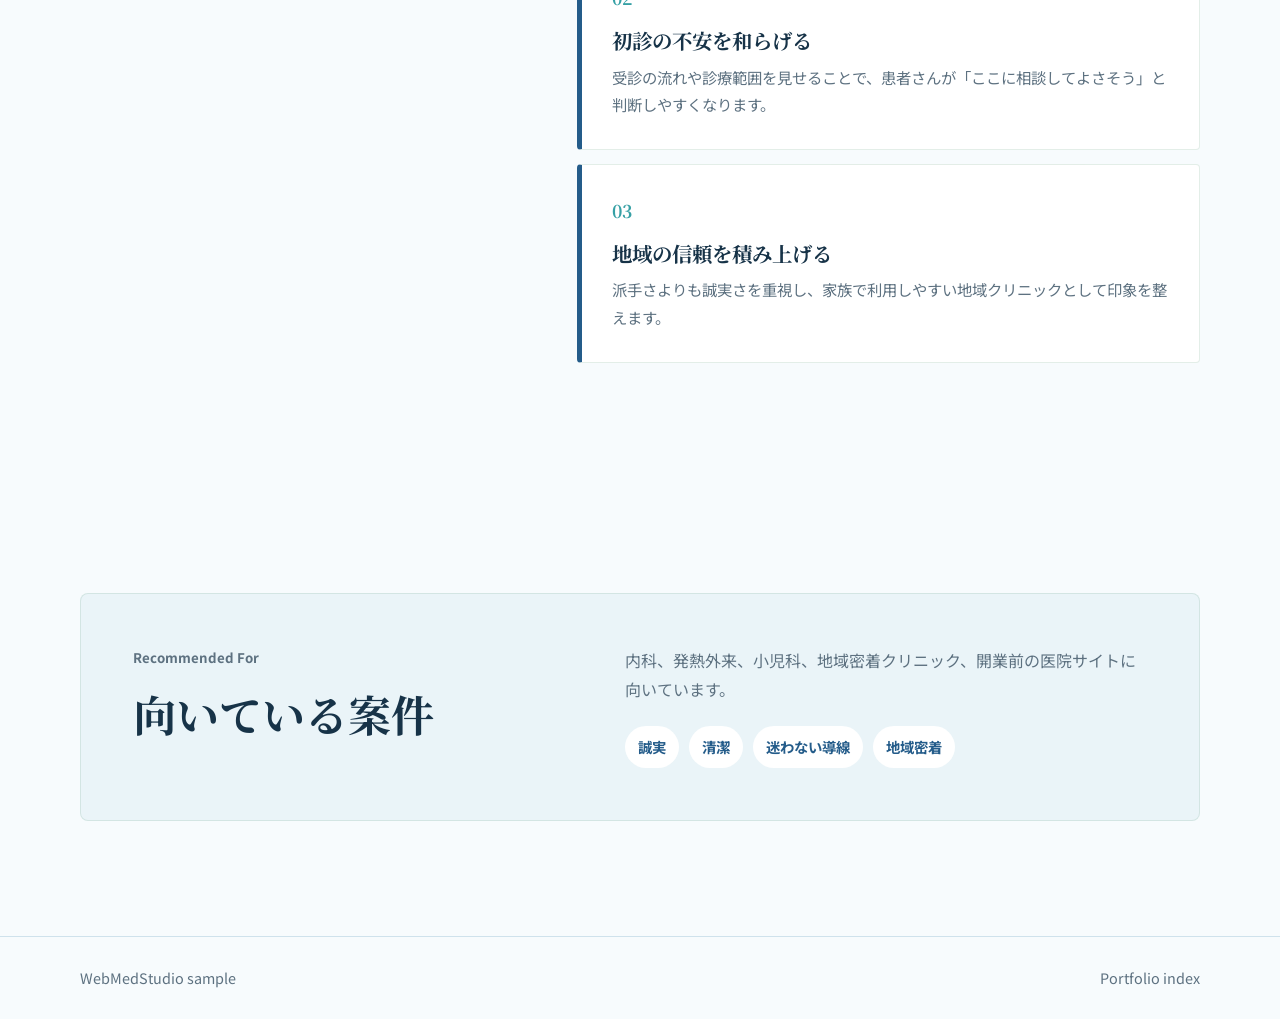
<file: portfolio/internal-clinic.html>
<!DOCTYPE html>
<html lang="ja">
<head>
  <meta charset="UTF-8">
  <meta name="viewport" content="width=device-width, initial-scale=1.0">
  <meta name="description" content="内科・地域クリニック向けのホームページ制作サンプル。診療時間・予約・持ち物を整理し、迷わない受診導線をつくる堅実な作風です。">
  <link rel="icon" href="../favicon.svg" type="image/svg+xml">
  <title>制作サンプル | 信頼感重視の内科クリニック</title>
  <link rel="preconnect" href="https://fonts.googleapis.com">
  <link rel="preconnect" href="https://fonts.gstatic.com" crossorigin>
  <link href="https://fonts.googleapis.com/css2?family=Noto+Sans+JP:wght@400;500;700&family=Noto+Serif+JP:wght@600;700&display=swap" rel="stylesheet">
  <link rel="stylesheet" href="portfolio.css">
  <script src="portfolio-motion.js" defer></script>
  <!-- Google Analytics (GA4) -->
  <script async src="https://www.googletagmanager.com/gtag/js?id=G-NMJ2Z88TKB"></script>
  <script>
    window.dataLayer = window.dataLayer || [];
    function gtag(){dataLayer.push(arguments);}
    gtag('js', new Date());
    gtag('config', 'G-NMJ2Z88TKB');
  </script>
</head>
<body class="theme-clinical" style="--hero-image: url('../assets/portfolio/internal-clinic.jpg');">
  <header class="sample-header">
    <a class="sample-logo" href="../index.html#portfolio">WebMedStudio Portfolio</a>
    <a class="back-link" href="../index.html#portfolio">一覧へ戻る</a>
  </header>
  <main>
    <section class="sample-hero">
      <div class="container hero-content">
        <p class="eyebrow">Public Trust Clinic</p>
        <h1>情報が整理された、<br>信頼できる<br>地域医療の入口。</h1>
        <p class="lead">内科・小児科・地域クリニック向け。<br>診療時間、予約、アクセス、<br>受診前の注意事項をわかりやすく整理する堅実な作風です。</p>
        <div class="hero-actions">
          <a class="button button-primary" href="#">WEB予約</a>
          <a class="button button-secondary" href="#">受診前に確認する</a>
        </div>
      </div>
    </section>
    <section class="alert-strip" aria-label="重要なお知らせ">
      <div class="container alert-inner">
        <strong>本日の診療状況</strong>
        <span>発熱症状のある方は来院前にお電話ください。午前診療のWEB受付は11:30までです。</span>
        <a href="#">診療カレンダー</a>
      </div>
    </section>
    <section class="section clinical-navigator motion-reveal" data-choice-group>
      <div class="container navigator-layout">
        <div class="navigator-copy">
          <p class="eyebrow">Reception Navigator</p>
          <h2>患者さんの状況に合わせて、必要情報だけを出す。</h2>
          <p>クリニックサイトでは、全員に同じ説明を読ませるよりも「自分はどうすればいいか」がすぐ分かる設計が喜ばれます。受付前の迷いを減らすデモです。</p>
        </div>
        <div class="choice-workspace">
          <div class="choice-buttons" role="tablist" aria-label="受診目的">
            <button type="button" class="is-active" data-choice-button data-title="発熱・咳がある方" data-body="来院前の電話確認、受付時間、持ち物をまとめて表示。感染対策の案内もここに集約します。" data-points="来院前に電話確認|受付締切を明記|保険証・お薬手帳を準備">発熱・咳</button>
            <button type="button" data-choice-button data-title="生活習慣病の相談" data-body="定期受診、検査結果、薬の相談を一つの導線に整理。再診予約やオンライン相談にもつなげます。" data-points="検査結果を持参|再診予約へ誘導|継続フォローを説明">生活習慣病</button>
            <button type="button" data-choice-button data-title="健診・予防接種" data-body="対象者、予約可否、料金目安を先に見せ、電話確認の前に判断できる状態を作ります。" data-points="対象年齢を確認|予約枠を案内|費用と所要時間を明記">健診・予防接種</button>
          </div>
          <article class="choice-panel" data-choice-panel aria-live="polite">
            <span data-choice-kicker>Selected Route</span>
            <h3 data-choice-title>発熱・咳がある方</h3>
            <p data-choice-body>来院前の電話確認、受付時間、持ち物をまとめて表示。感染対策の案内もここに集約します。</p>
            <ul data-choice-list>
              <li>来院前に電話確認</li>
              <li>受付締切を明記</li>
              <li>保険証・お薬手帳を準備</li>
            </ul>
          </article>
        </div>
      </div>
    </section>
    <section class="section compact-section">
      <div class="container clinic-dashboard">
        <article class="dashboard-card">
          <span>診療時間</span>
          <strong>9:00-12:30 / 15:00-18:30</strong>
          <p>木曜午後・土曜午後・日祝休診</p>
        </article>
        <article class="dashboard-card">
          <span>予約方法</span>
          <strong>WEB予約・電話受付</strong>
          <p>初診の方もWEBから受付できます</p>
        </article>
        <article class="dashboard-card">
          <span>アクセス</span>
          <strong>青葉台駅 徒歩4分</strong>
          <p>提携駐車場あり・バリアフリー対応</p>
        </article>
      </div>
    </section>
    <section class="section clinical-portal">
      <div class="container portal-layout">
        <div class="portal-main">
          <p class="eyebrow">Clinic Portal</p>
          <h2>患者さんが必要な情報へ、迷わずたどり着ける設計。</h2>
          <p>地域クリニックでは、印象的な装飾よりも「今日診てもらえるか」「何を持っていけばいいか」「どこから予約するか」が重要です。トップページを受付窓口のように整理します。</p>
          <div class="portal-actions">
            <a href="#">初診の方へ</a>
            <a href="#">発熱外来</a>
            <a href="#">健診・予防接種</a>
          </div>
        </div>
        <aside class="portal-news" aria-label="重要情報">
          <h3>重要情報</h3>
          <dl>
            <div><dt>受付</dt><dd>午前 11:30 / 午後 18:00 まで</dd></div>
            <div><dt>発熱</dt><dd>来院前に電話確認をお願いします</dd></div>
            <div><dt>持ち物</dt><dd>保険証・医療証・お薬手帳</dd></div>
          </dl>
        </aside>
      </div>
    </section>
    <section class="section muted-section">
      <div class="container split-section">
        <div>
          <p class="eyebrow">First Visit</p>
          <h2>初めての方が迷わない受診導線</h2>
          <p class="lead-small">「何を持っていけばいいか」「予約が必要か」「子どもも診てもらえるか」。来院前の不安を先回りして整理することで、電話対応の負担も下げます。</p>
        </div>
        <div class="step-list">
          <article><span>01</span><h3>症状を選ぶ</h3><p>発熱、咳、腹痛、生活習慣病など、受診目的ごとに必要情報へ案内します。</p></article>
          <article><span>02</span><h3>予約・問診</h3><p>WEB予約、電話、事前問診の導線を並べ、患者さんの行動を簡単にします。</p></article>
          <article><span>03</span><h3>来院</h3><p>持ち物、受付場所、感染対策、支払い方法を明記して安心感を高めます。</p></article>
        </div>
      </div>
    </section>
    <section class="section">
      <div class="container info-board">
        <div class="section-head">
          <p class="eyebrow">Medical Menu</p>
          <h2>よく見られる診療情報を整理</h2>
        </div>
        <div class="info-grid">
          <a href="#"><strong>一般内科</strong><span>風邪・発熱・腹痛・頭痛</span></a>
          <a href="#"><strong>生活習慣病</strong><span>高血圧・糖尿病・脂質異常症</span></a>
          <a href="#"><strong>小児診療</strong><span>発熱・咳・鼻水・予防接種</span></a>
          <a href="#"><strong>健康診断</strong><span>雇用時健診・特定健診</span></a>
          <a href="#"><strong>予防接種</strong><span>インフルエンザ・帯状疱疹</span></a>
          <a href="#"><strong>オンライン相談</strong><span>再診・慢性疾患フォロー</span></a>
        </div>
      </div>
    </section>
    <section class="section compact-section">
      <div class="container schedule-panel">
        <div>
          <p class="eyebrow">Hours</p>
          <h2>診療時間</h2>
          <p>スマホでも見やすい表にして、休診日・受付時間・予約可否を明確にします。</p>
        </div>
        <table class="hours-table">
          <thead><tr><th>時間</th><th>月</th><th>火</th><th>水</th><th>木</th><th>金</th><th>土</th></tr></thead>
          <tbody>
            <tr><th>9:00-12:30</th><td>●</td><td>●</td><td>●</td><td>●</td><td>●</td><td>●</td></tr>
            <tr><th>15:00-18:30</th><td>●</td><td>●</td><td>●</td><td>休</td><td>●</td><td>休</td></tr>
          </tbody>
        </table>
      </div>
    </section>
    <section class="section outcome-section outcome-clinical">
      <div class="container outcome-layout">
        <div class="outcome-copy">
          <p class="eyebrow">Expected Outcome</p>
          <h2>この構成で狙える成果</h2>
          <p>患者さんが来院前に知りたいことを先回りして整理し、受付や電話対応の負担を少しずつ減らしていく設計です。医院側の丁寧さが伝わり、初診でも安心して動ける状態を目指します。</p>
        </div>
        <div class="outcome-board">
          <article><span>01</span><h3>問い合わせの迷いを減らす</h3><p>症状別案内、持ち物、予約方法を明確にして、同じ質問が繰り返されにくい状態を作ります。</p></article>
          <article><span>02</span><h3>初診の不安を和らげる</h3><p>受診の流れや診療範囲を見せることで、患者さんが「ここに相談してよさそう」と判断しやすくなります。</p></article>
          <article><span>03</span><h3>地域の信頼を積み上げる</h3><p>派手さよりも誠実さを重視し、家族で利用しやすい地域クリニックとして印象を整えます。</p></article>
        </div>
      </div>
    </section>
    <section class="section">
      <div class="container case-note">
        <div><p class="eyebrow">Recommended For</p><h2>向いている案件</h2></div>
        <div>
          <p>内科、発熱外来、小児科、地域密着クリニック、開業前の医院サイトに向いています。</p>
          <ul class="tone-list"><li>誠実</li><li>清潔</li><li>迷わない導線</li><li>地域密着</li></ul>
        </div>
      </div>
    </section>
  </main>
  <footer class="sample-footer"><div class="container"><span>WebMedStudio sample</span><a href="../index.html#portfolio">Portfolio index</a></div></footer>
</body>
</html>
</file>
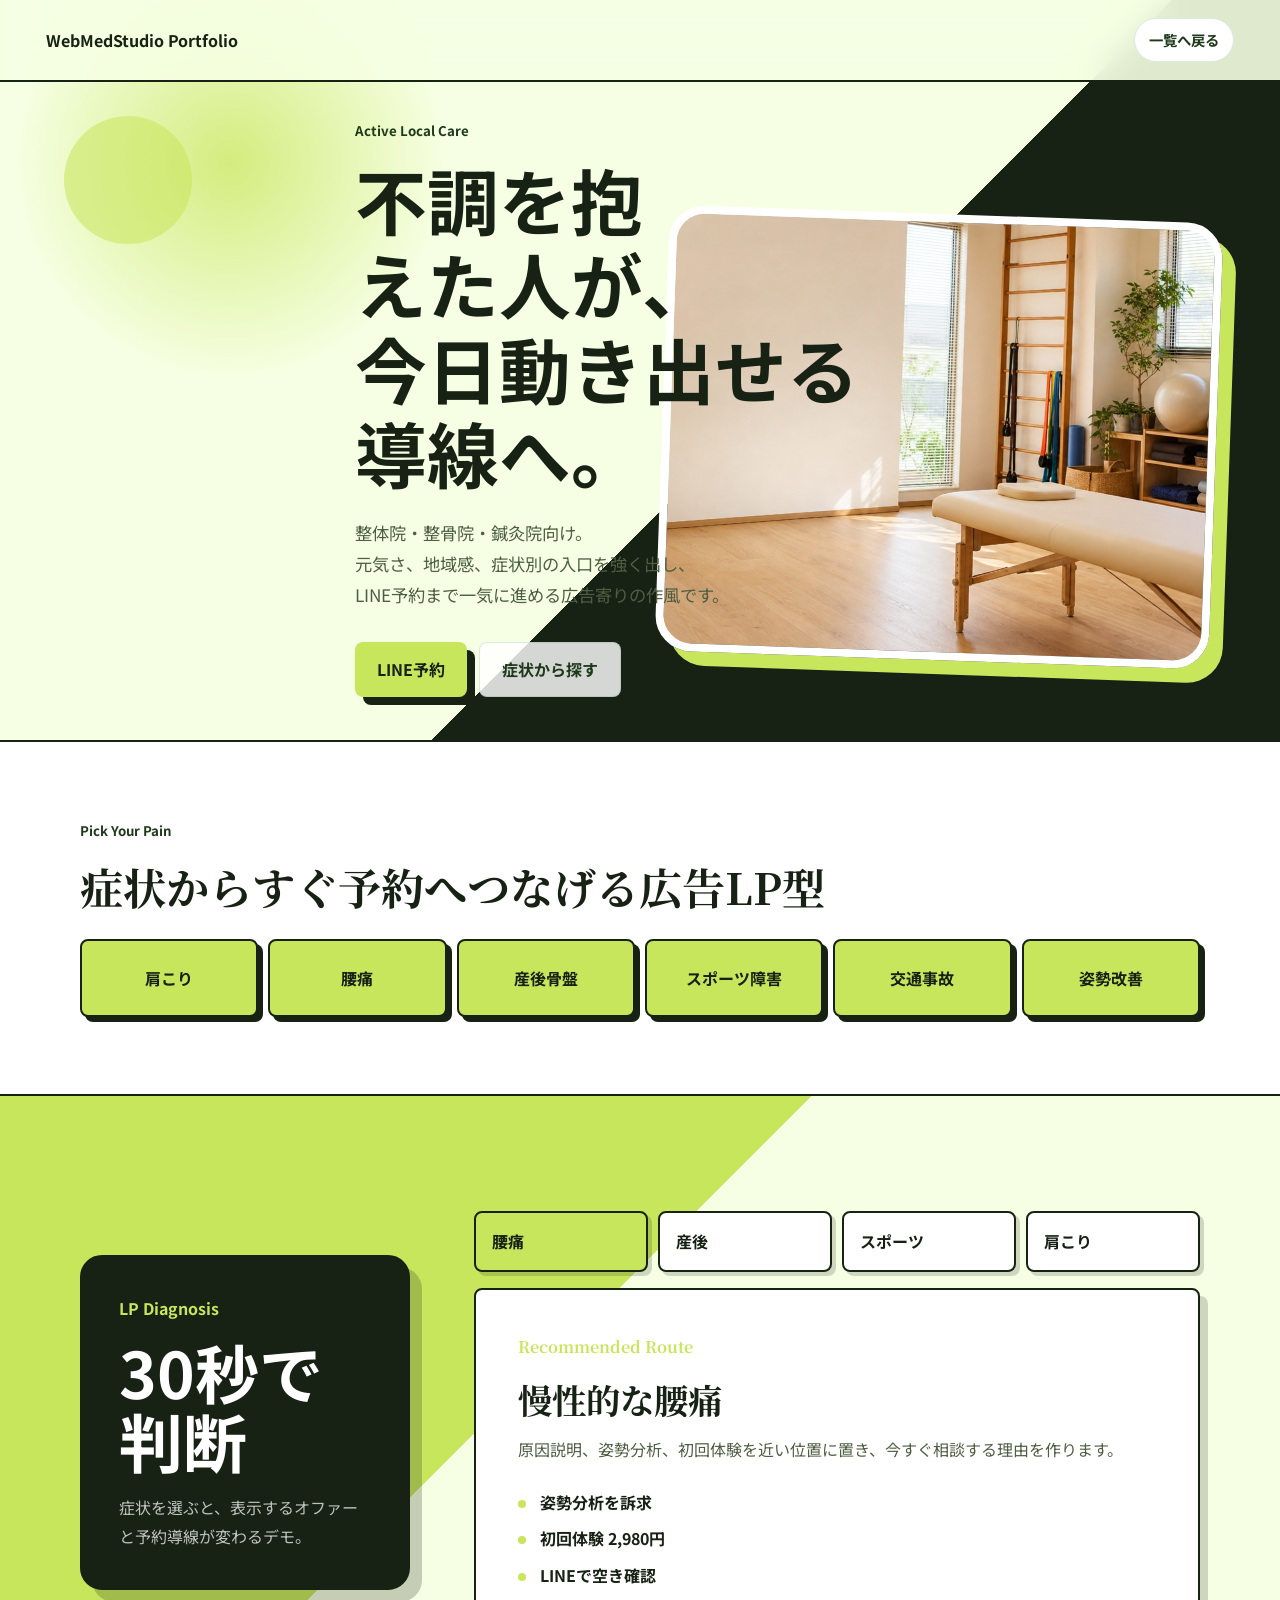
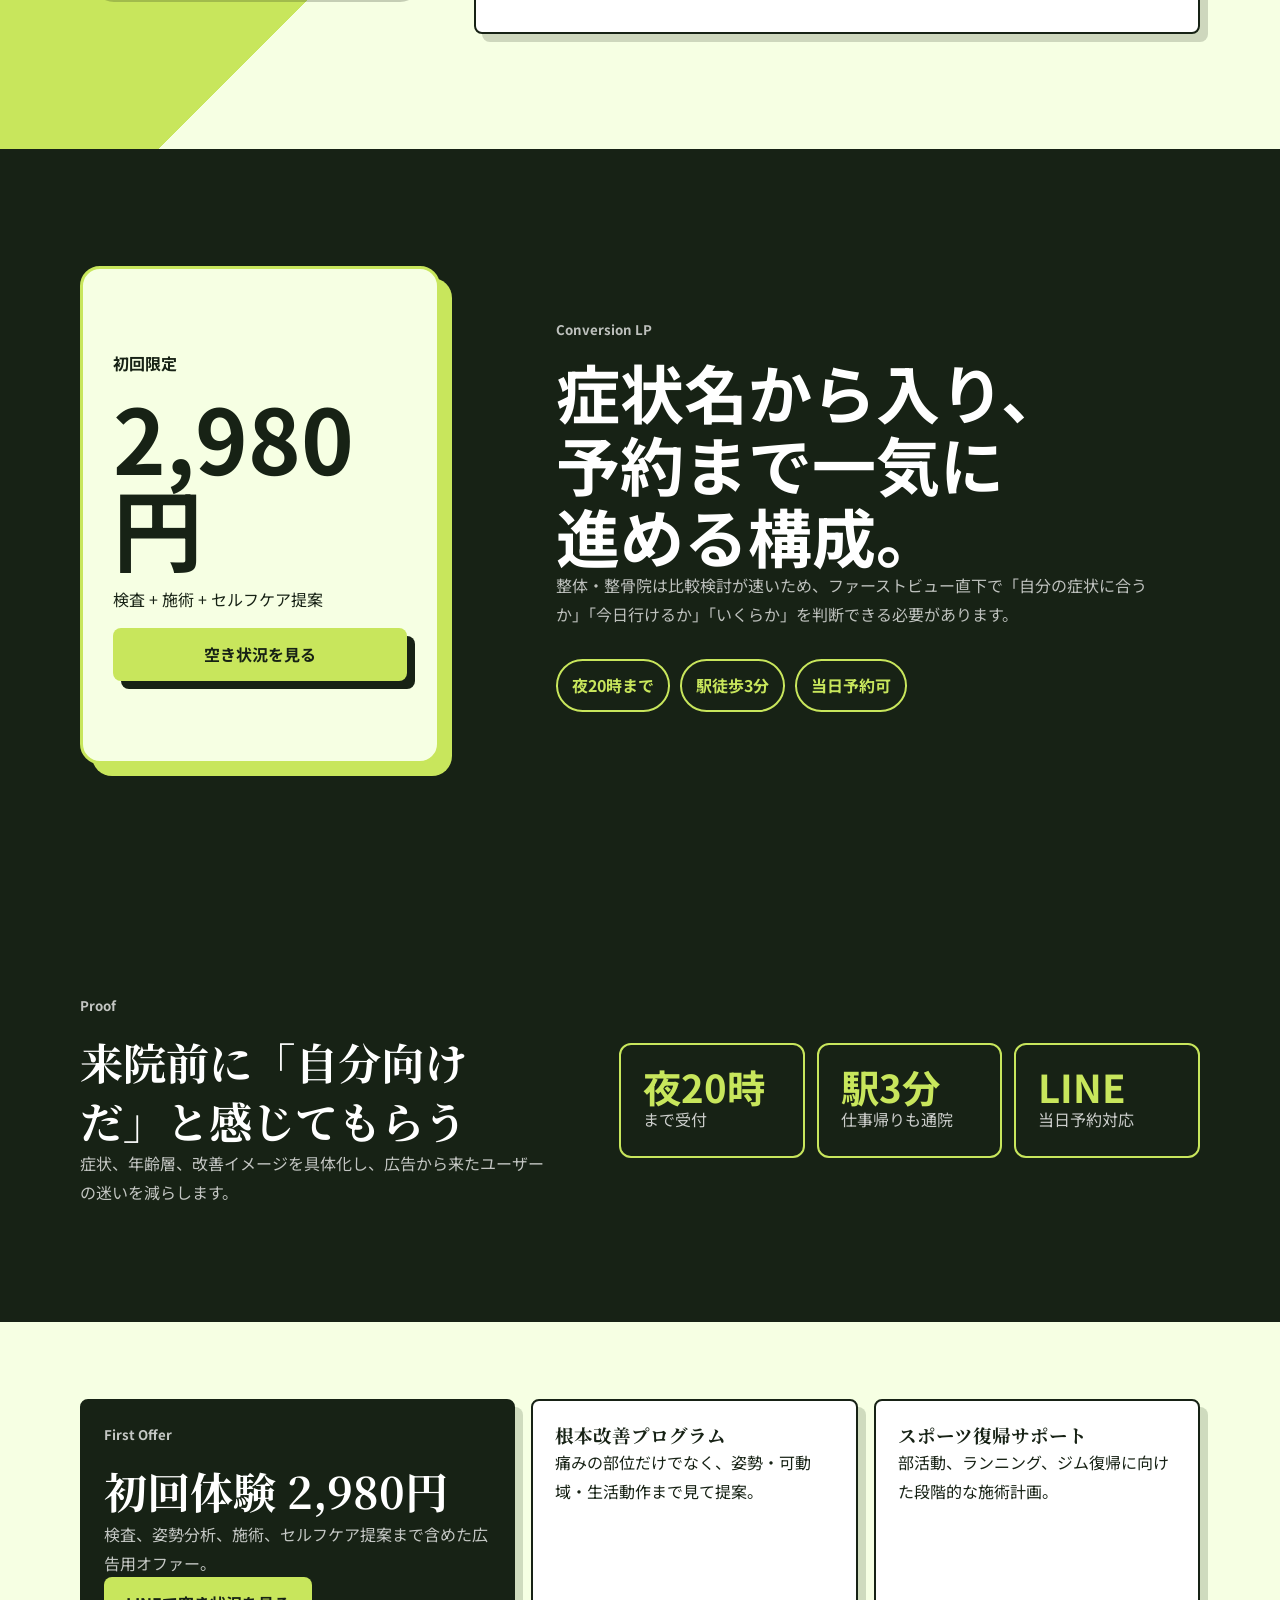
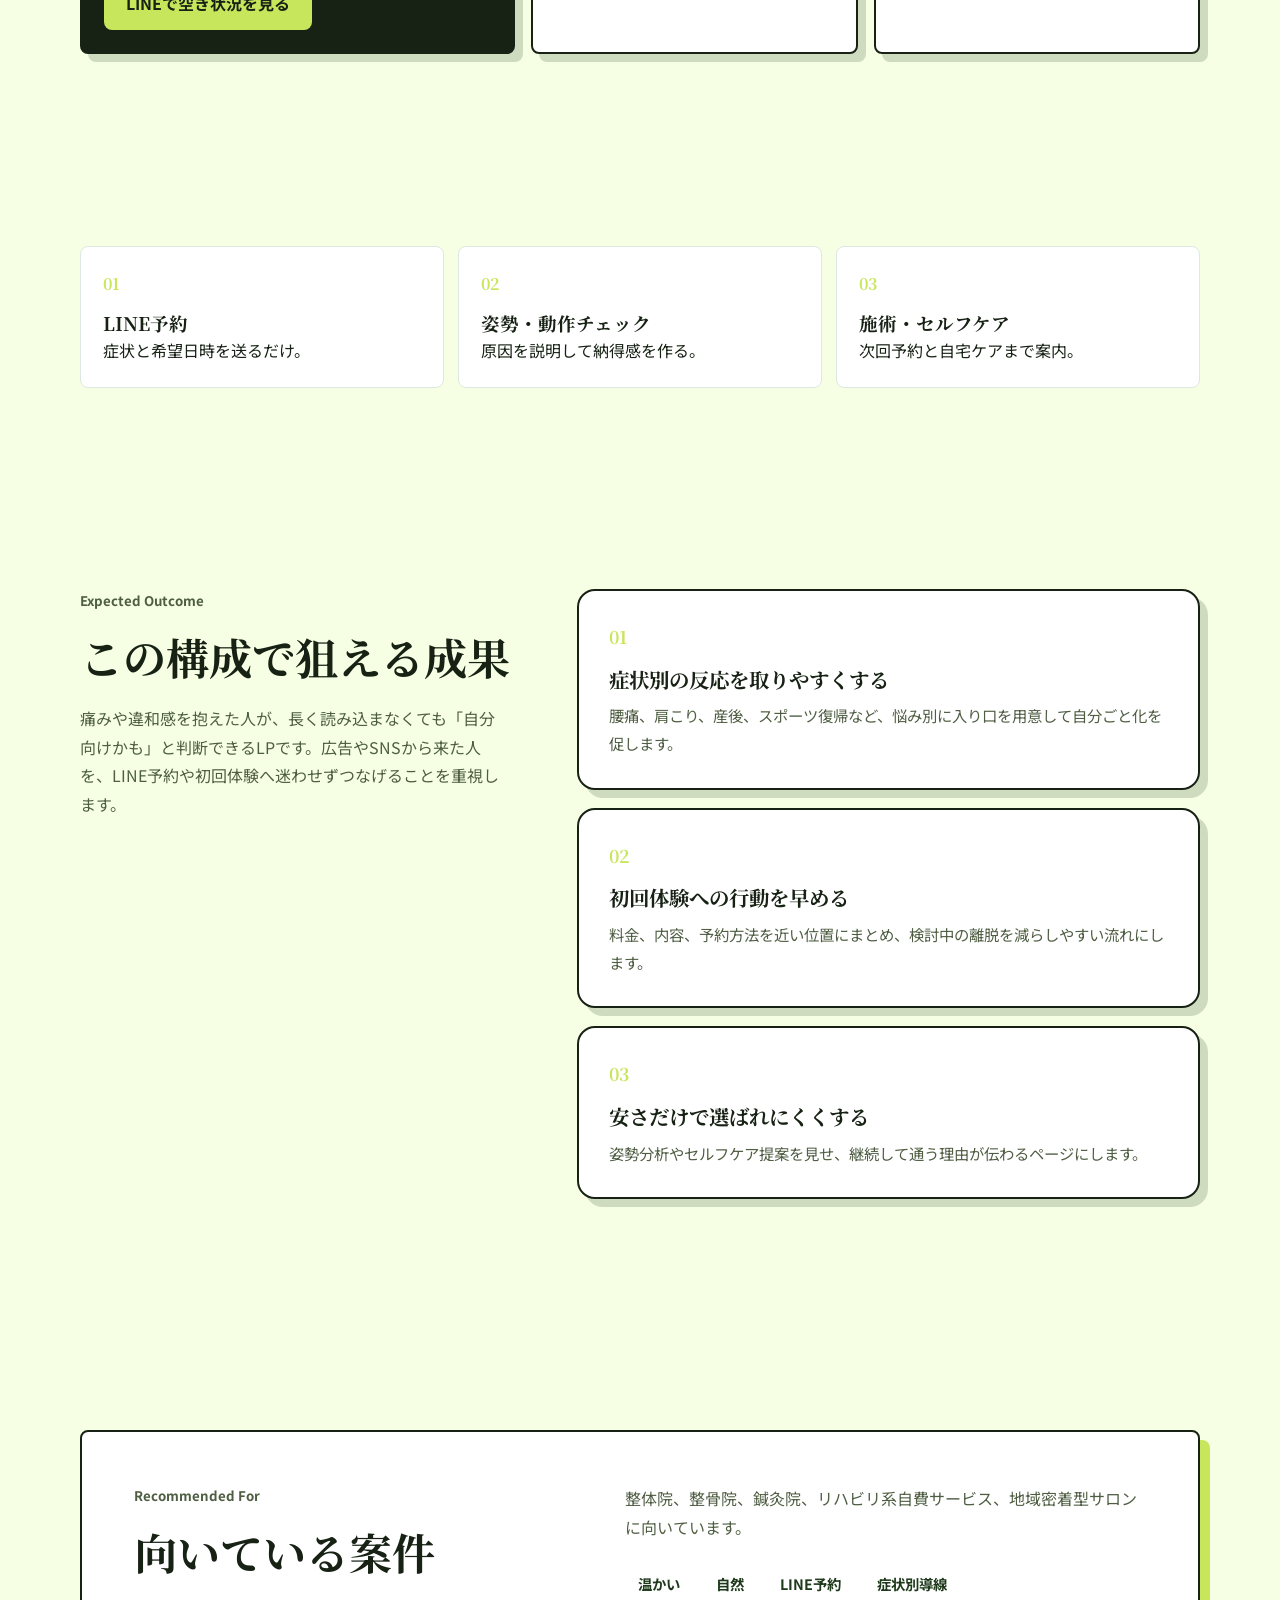
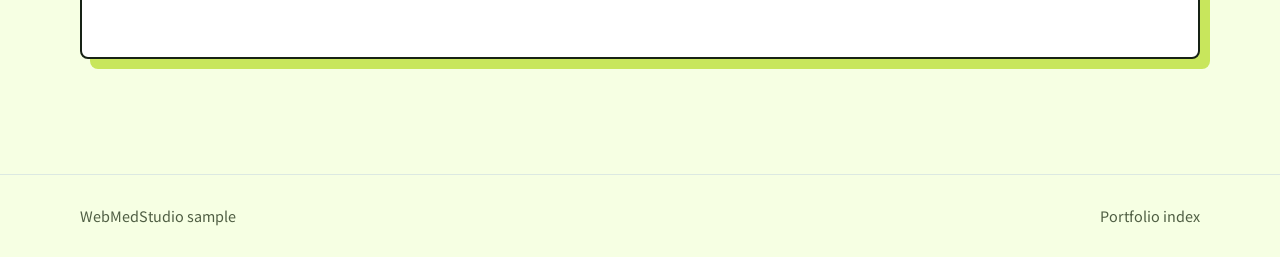
<file: portfolio/rehab-osteopathic.html>
<!DOCTYPE html>
<html lang="ja">
<head>
  <meta charset="UTF-8">
  <meta name="viewport" content="width=device-width, initial-scale=1.0">
  <meta name="description" content="整体・整骨院・鍼灸院向けの制作サンプル。症状別導線とLINE予約で、広告流入からの来院を後押しする作風です。">
  <link rel="icon" href="../favicon.svg" type="image/svg+xml">
  <title>制作サンプル | 地域密着の整体・整骨院</title>
  <link rel="preconnect" href="https://fonts.googleapis.com">
  <link rel="preconnect" href="https://fonts.gstatic.com" crossorigin>
  <link href="https://fonts.googleapis.com/css2?family=Noto+Sans+JP:wght@400;500;700&family=Noto+Serif+JP:wght@600;700&display=swap" rel="stylesheet">
  <link rel="stylesheet" href="portfolio.css">
  <script src="portfolio-motion.js" defer></script>
  <!-- Google Analytics (GA4) -->
  <script async src="https://www.googletagmanager.com/gtag/js?id=G-NMJ2Z88TKB"></script>
  <script>
    window.dataLayer = window.dataLayer || [];
    function gtag(){dataLayer.push(arguments);}
    gtag('js', new Date());
    gtag('config', 'G-NMJ2Z88TKB');
  </script>
</head>
<body class="theme-active" style="--hero-image: url('../assets/portfolio/rehab-osteopathic.jpg');">
  <header class="sample-header">
    <a class="sample-logo" href="../index.html#portfolio">WebMedStudio Portfolio</a>
    <a class="back-link" href="../index.html#portfolio">一覧へ戻る</a>
  </header>
  <main>
    <section class="sample-hero">
      <div class="container hero-content">
        <p class="eyebrow">Active Local Care</p>
        <h1>不調を抱えた人が、<br>今日動き出せる導線へ。</h1>
        <p class="lead">整体院・整骨院・鍼灸院向け。<br>元気さ、地域感、症状別の入口を強く出し、<br>LINE予約まで一気に進める広告寄りの作風です。</p>
        <div class="hero-actions">
          <a class="button button-primary" href="#">LINE予約</a>
          <a class="button button-secondary" href="#">症状から探す</a>
        </div>
      </div>
    </section>
    <section class="section compact-section symptom-picker">
      <div class="container">
        <p class="eyebrow">Pick Your Pain</p>
        <h2>症状からすぐ予約へつなげる広告LP型</h2>
        <div class="symptom-grid">
          <a href="#">肩こり</a>
          <a href="#">腰痛</a>
          <a href="#">産後骨盤</a>
          <a href="#">スポーツ障害</a>
          <a href="#">交通事故</a>
          <a href="#">姿勢改善</a>
        </div>
      </div>
    </section>
    <section class="section rehab-converter motion-reveal" data-choice-group>
      <div class="container converter-layout">
        <div class="converter-ticket">
          <span>LP Diagnosis</span>
          <strong>30秒で判断</strong>
          <p>症状を選ぶと、表示するオファーと予約導線が変わるデモ。</p>
        </div>
        <div class="converter-panel">
          <div class="choice-buttons choice-buttons-grid" role="tablist" aria-label="症状別LP導線">
            <button type="button" class="is-active" data-choice-button data-title="慢性的な腰痛" data-body="原因説明、姿勢分析、初回体験を近い位置に置き、今すぐ相談する理由を作ります。" data-points="姿勢分析を訴求|初回体験 2,980円|LINEで空き確認">腰痛</button>
            <button type="button" data-choice-button data-title="産後の骨盤ケア" data-body="子連れ可、通院ペース、体型・痛みの両方への配慮を見せ、安心して予約できる流れにします。" data-points="子連れ相談可|通院ペースを明記|産後ケアの説明">産後</button>
            <button type="button" data-choice-button data-title="スポーツ復帰" data-body="競技復帰までの段階を見せ、学生・社会人アスリートが継続プランを想像しやすくします。" data-points="動作チェック|復帰ステップ|セルフケア動画">スポーツ</button>
            <button type="button" data-choice-button data-title="肩こり・頭痛" data-body="仕事帰りの予約、デスクワーク原因、短時間の初回相談を前面に出して反応を取りにいきます。" data-points="夜20時まで|デスクワーク原因|当日LINE予約">肩こり</button>
          </div>
          <article class="choice-panel" data-choice-panel aria-live="polite">
            <span data-choice-kicker>Recommended Route</span>
            <h3 data-choice-title>慢性的な腰痛</h3>
            <p data-choice-body>原因説明、姿勢分析、初回体験を近い位置に置き、今すぐ相談する理由を作ります。</p>
            <ul data-choice-list>
              <li>姿勢分析を訴求</li>
              <li>初回体験 2,980円</li>
              <li>LINEで空き確認</li>
            </ul>
          </article>
        </div>
      </div>
    </section>
    <section class="section ad-lp-section">
      <div class="container ad-lp-layout">
        <aside class="offer-ticket">
          <span>初回限定</span>
          <strong>2,980円</strong>
          <p>検査 + 施術 + セルフケア提案</p>
          <a class="button button-primary" href="#">空き状況を見る</a>
        </aside>
        <div class="ad-copy-stack">
          <p class="eyebrow">Conversion LP</p>
          <h2>症状名から入り、予約まで一気に進める構成。</h2>
          <p>整体・整骨院は比較検討が速いため、ファーストビュー直下で「自分の症状に合うか」「今日行けるか」「いくらか」を判断できる必要があります。</p>
          <div class="proof-strip">
            <span>夜20時まで</span>
            <span>駅徒歩3分</span>
            <span>当日予約可</span>
          </div>
        </div>
      </div>
    </section>
    <section class="section active-proof">
      <div class="container proof-layout">
        <div>
          <p class="eyebrow">Proof</p>
          <h2>来院前に「自分向けだ」と感じてもらう</h2>
          <p>症状、年齢層、改善イメージを具体化し、広告から来たユーザーの迷いを減らします。</p>
        </div>
        <div class="metric-row">
          <article><strong>夜20時</strong><span>まで受付</span></article>
          <article><strong>駅3分</strong><span>仕事帰りも通院</span></article>
          <article><strong>LINE</strong><span>当日予約対応</span></article>
        </div>
      </div>
    </section>
    <section class="section compact-section">
      <div class="container program-board">
        <div class="program-card is-main">
          <p class="eyebrow">First Offer</p>
          <h2>初回体験 2,980円</h2>
          <p>検査、姿勢分析、施術、セルフケア提案まで含めた広告用オファー。</p>
          <a class="button button-primary" href="#">LINEで空き状況を見る</a>
        </div>
        <div class="program-card">
          <h3>根本改善プログラム</h3>
          <p>痛みの部位だけでなく、姿勢・可動域・生活動作まで見て提案。</p>
        </div>
        <div class="program-card">
          <h3>スポーツ復帰サポート</h3>
          <p>部活動、ランニング、ジム復帰に向けた段階的な施術計画。</p>
        </div>
      </div>
    </section>
    <section class="section">
      <div class="container step-list horizontal">
        <article><span>01</span><h3>LINE予約</h3><p>症状と希望日時を送るだけ。</p></article>
        <article><span>02</span><h3>姿勢・動作チェック</h3><p>原因を説明して納得感を作る。</p></article>
        <article><span>03</span><h3>施術・セルフケア</h3><p>次回予約と自宅ケアまで案内。</p></article>
      </div>
    </section>
    <section class="section outcome-section outcome-rehab">
      <div class="container outcome-layout">
        <div class="outcome-copy">
          <p class="eyebrow">Expected Outcome</p>
          <h2>この構成で狙える成果</h2>
          <p>痛みや違和感を抱えた人が、長く読み込まなくても「自分向けかも」と判断できるLPです。広告やSNSから来た人を、LINE予約や初回体験へ迷わせずつなげることを重視します。</p>
        </div>
        <div class="outcome-board">
          <article><span>01</span><h3>症状別の反応を取りやすくする</h3><p>腰痛、肩こり、産後、スポーツ復帰など、悩み別に入り口を用意して自分ごと化を促します。</p></article>
          <article><span>02</span><h3>初回体験への行動を早める</h3><p>料金、内容、予約方法を近い位置にまとめ、検討中の離脱を減らしやすい流れにします。</p></article>
          <article><span>03</span><h3>安さだけで選ばれにくくする</h3><p>姿勢分析やセルフケア提案を見せ、継続して通う理由が伝わるページにします。</p></article>
        </div>
      </div>
    </section>
    <section class="section">
      <div class="container case-note">
        <div><p class="eyebrow">Recommended For</p><h2>向いている案件</h2></div>
        <div>
          <p>整体院、整骨院、鍼灸院、リハビリ系自費サービス、地域密着型サロンに向いています。</p>
          <ul class="tone-list"><li>温かい</li><li>自然</li><li>LINE予約</li><li>症状別導線</li></ul>
        </div>
      </div>
    </section>
  </main>
  <footer class="sample-footer"><div class="container"><span>WebMedStudio sample</span><a href="../index.html#portfolio">Portfolio index</a></div></footer>
</body>
</html>
</file>
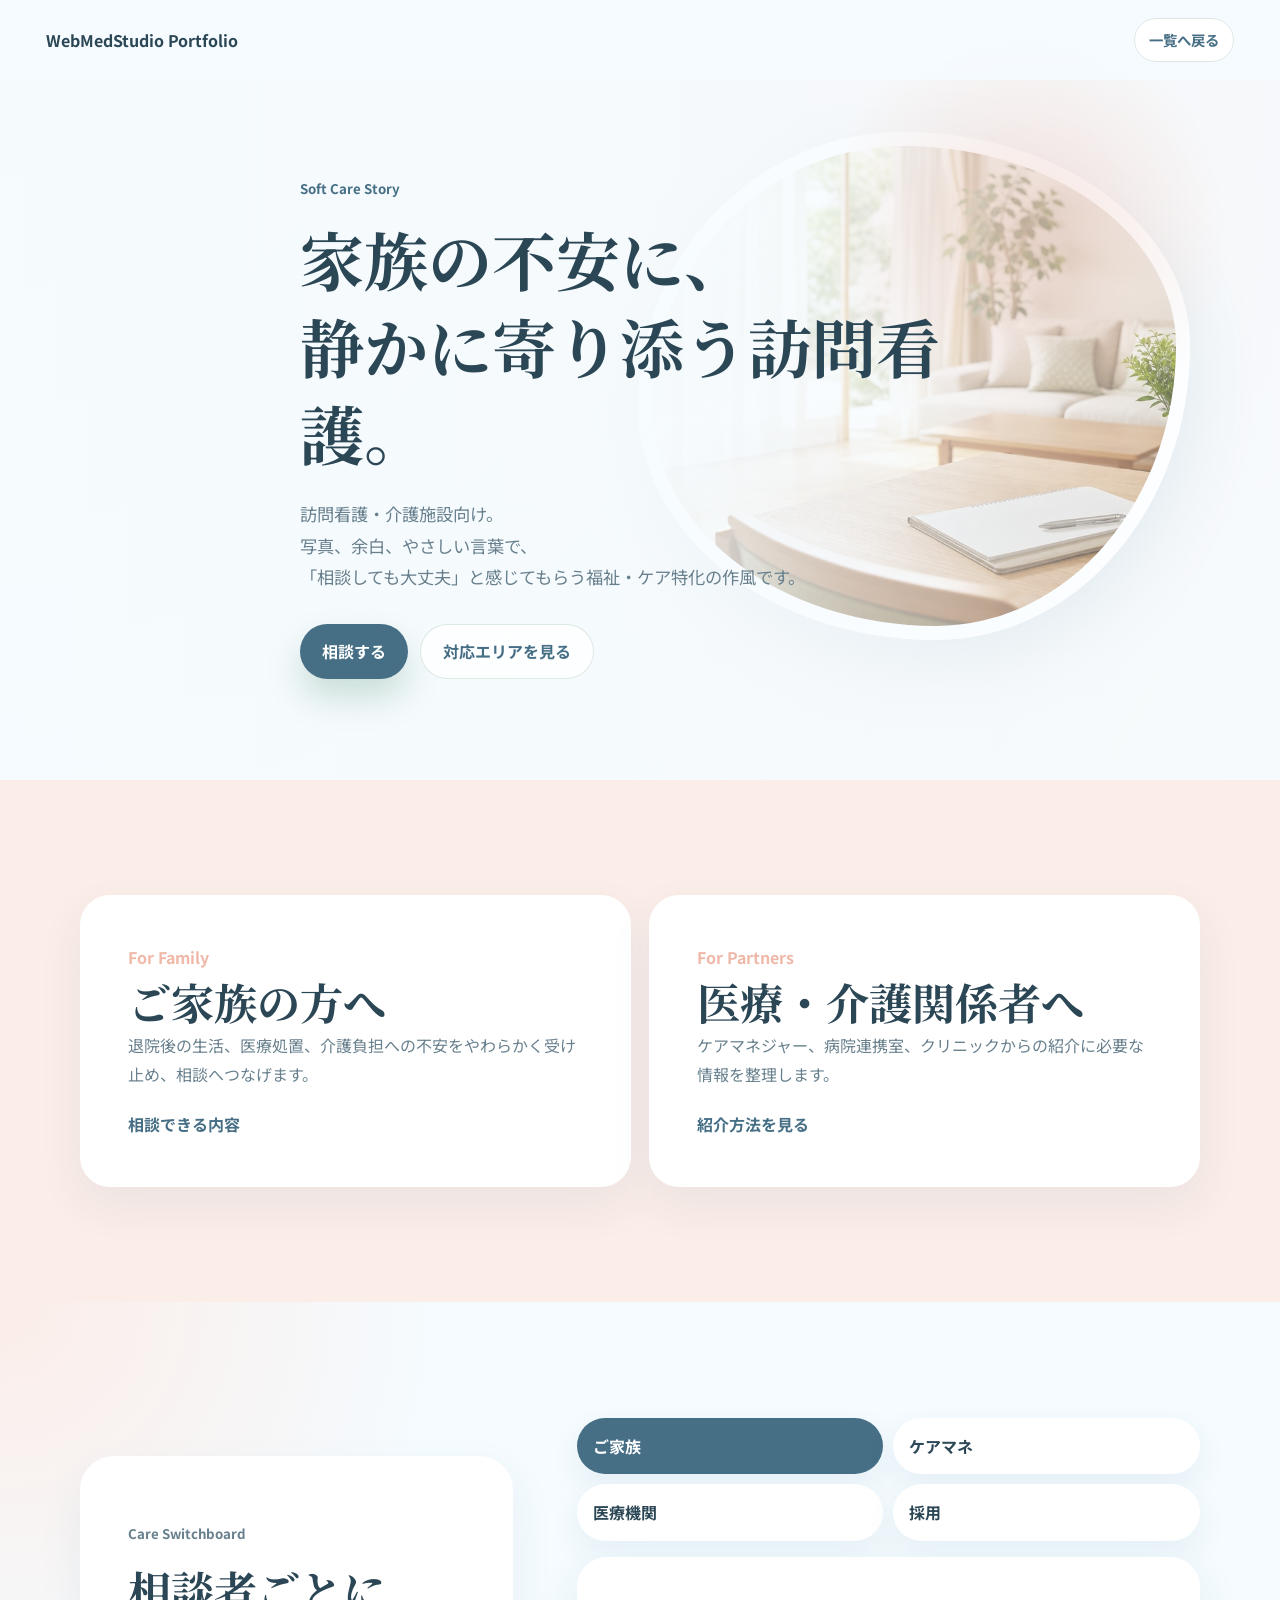
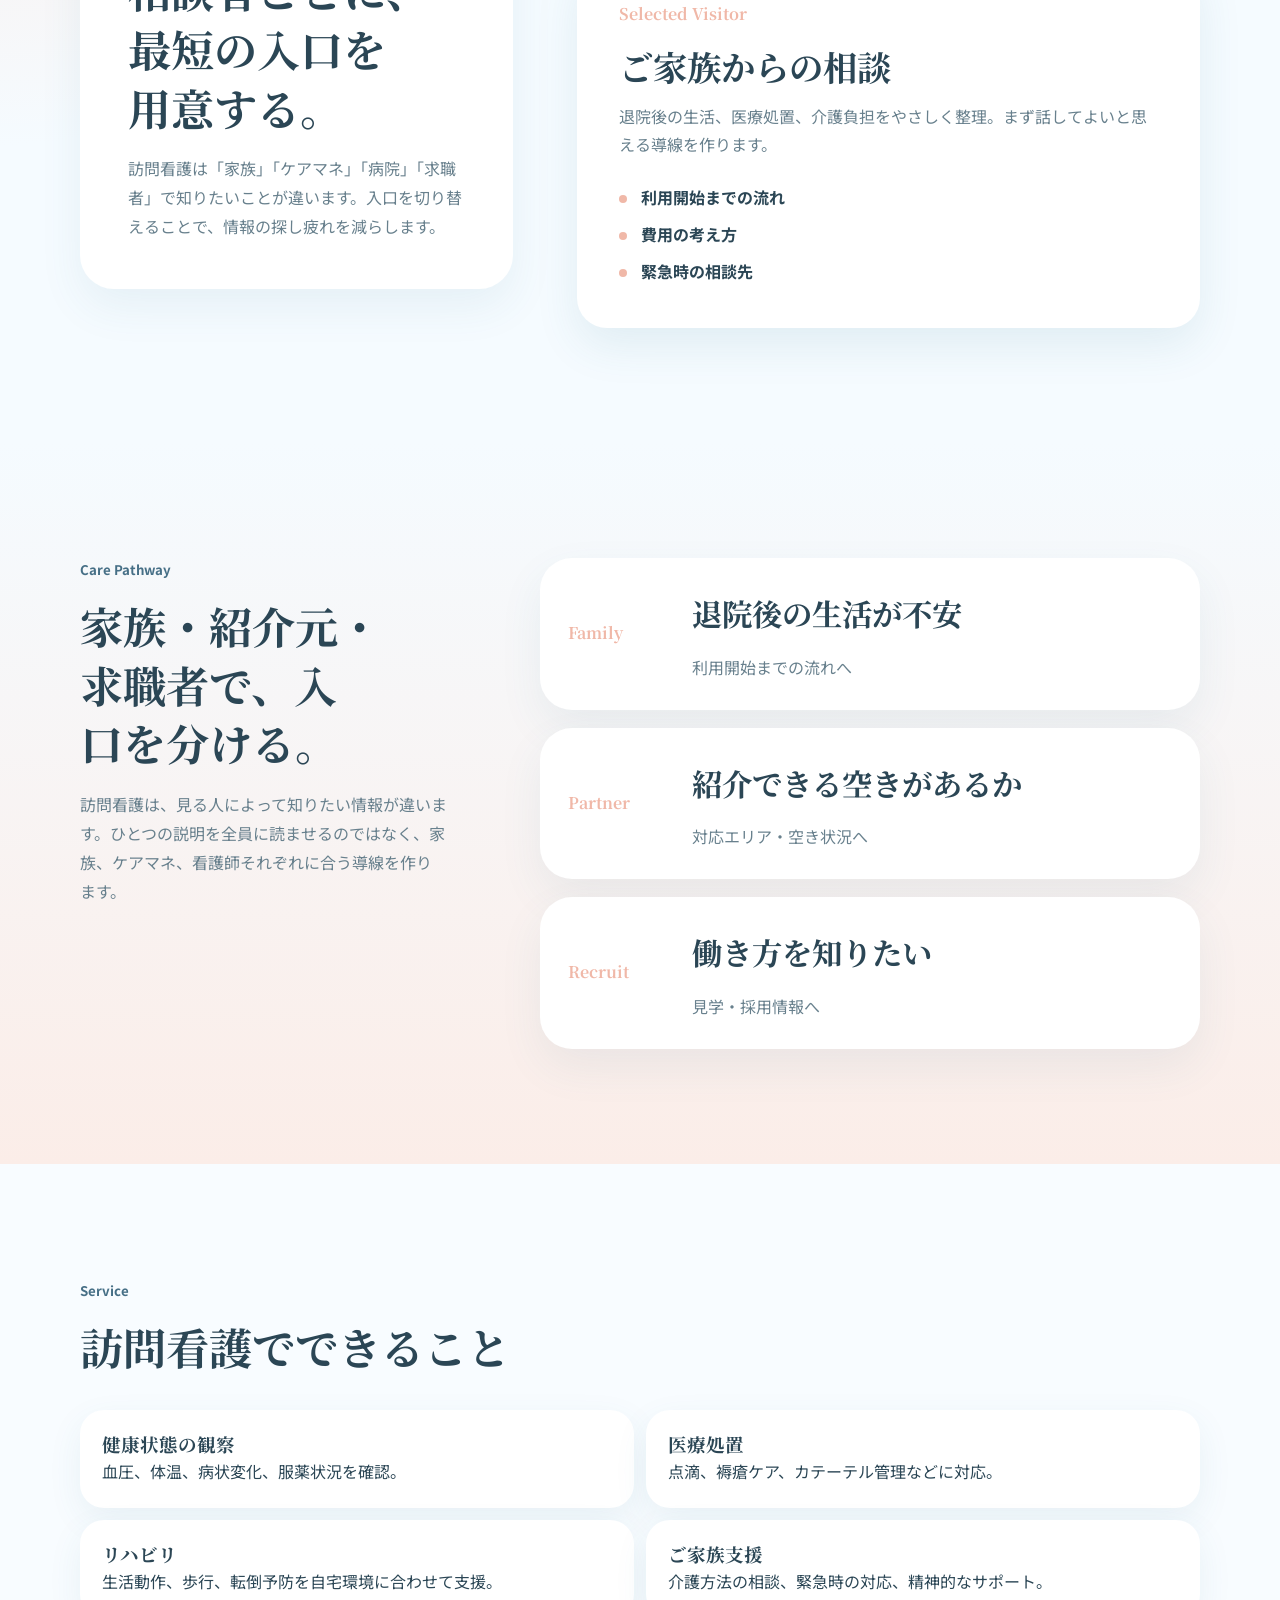
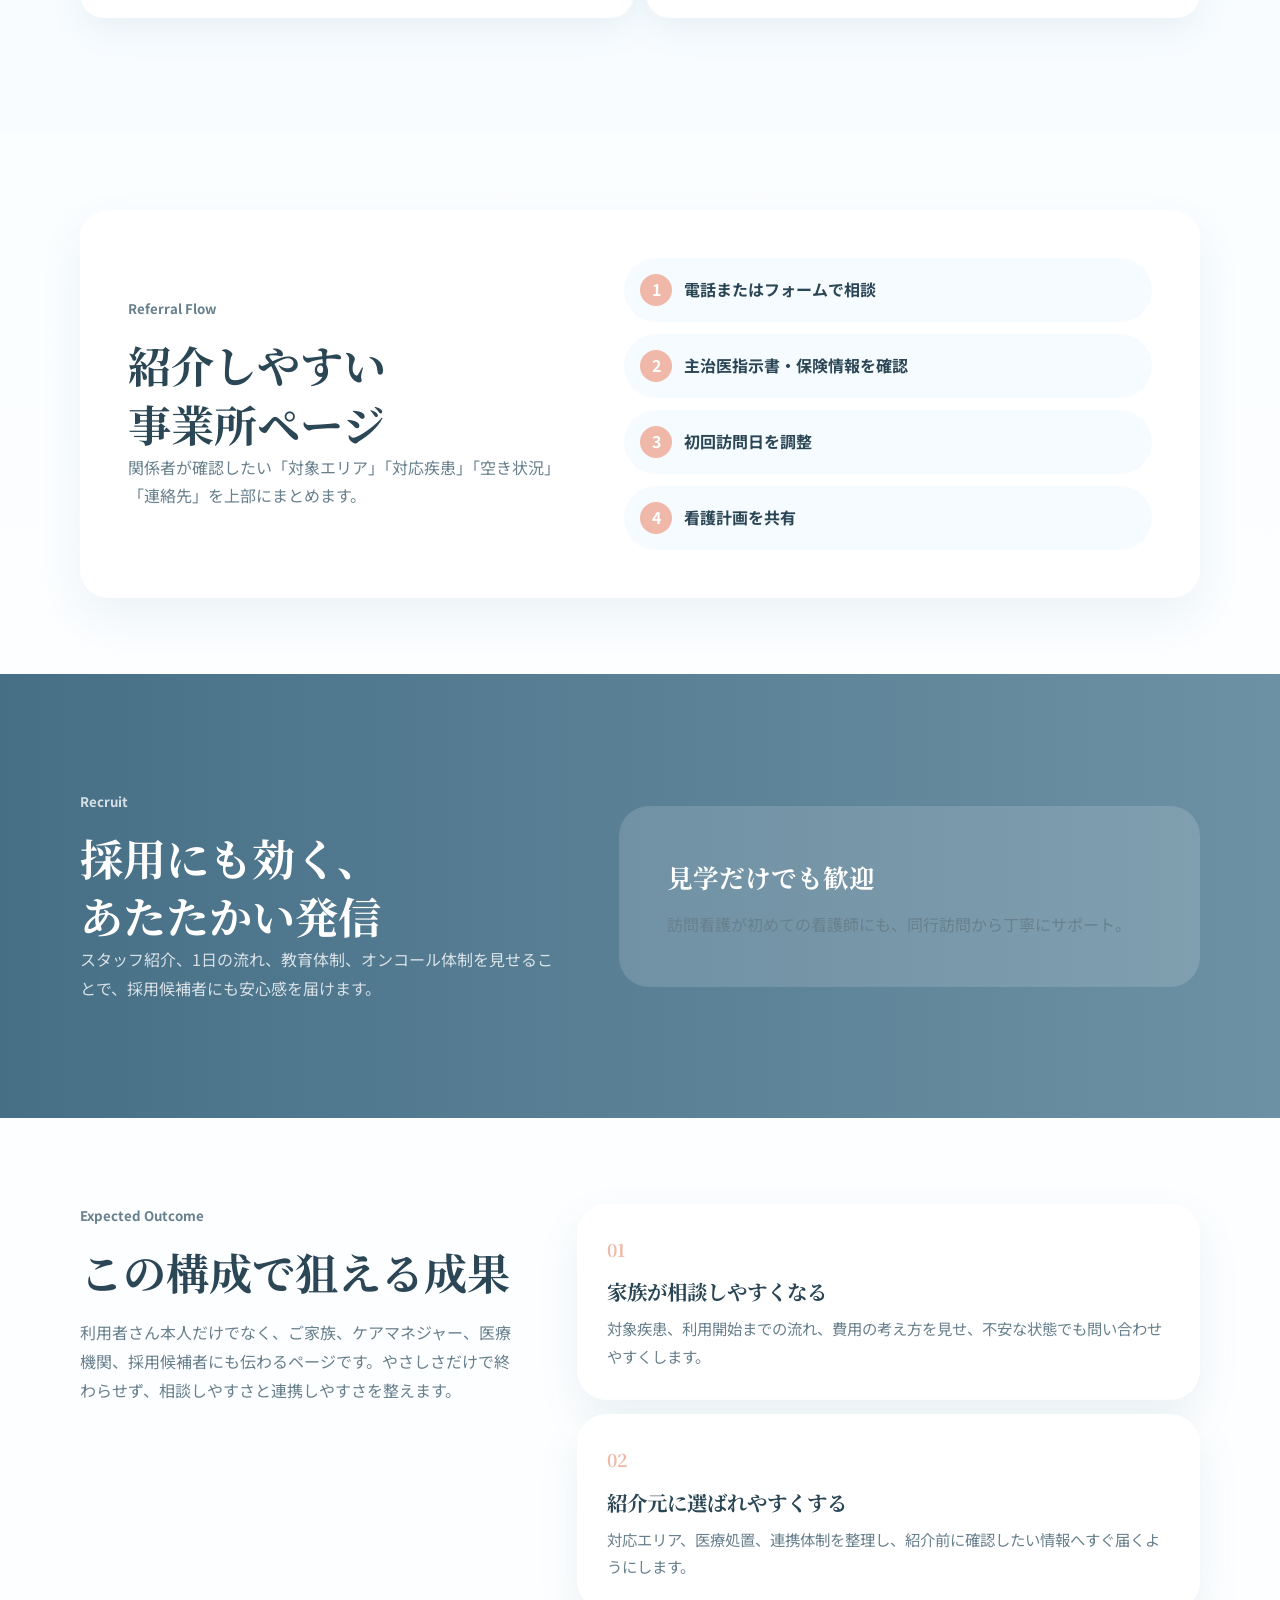
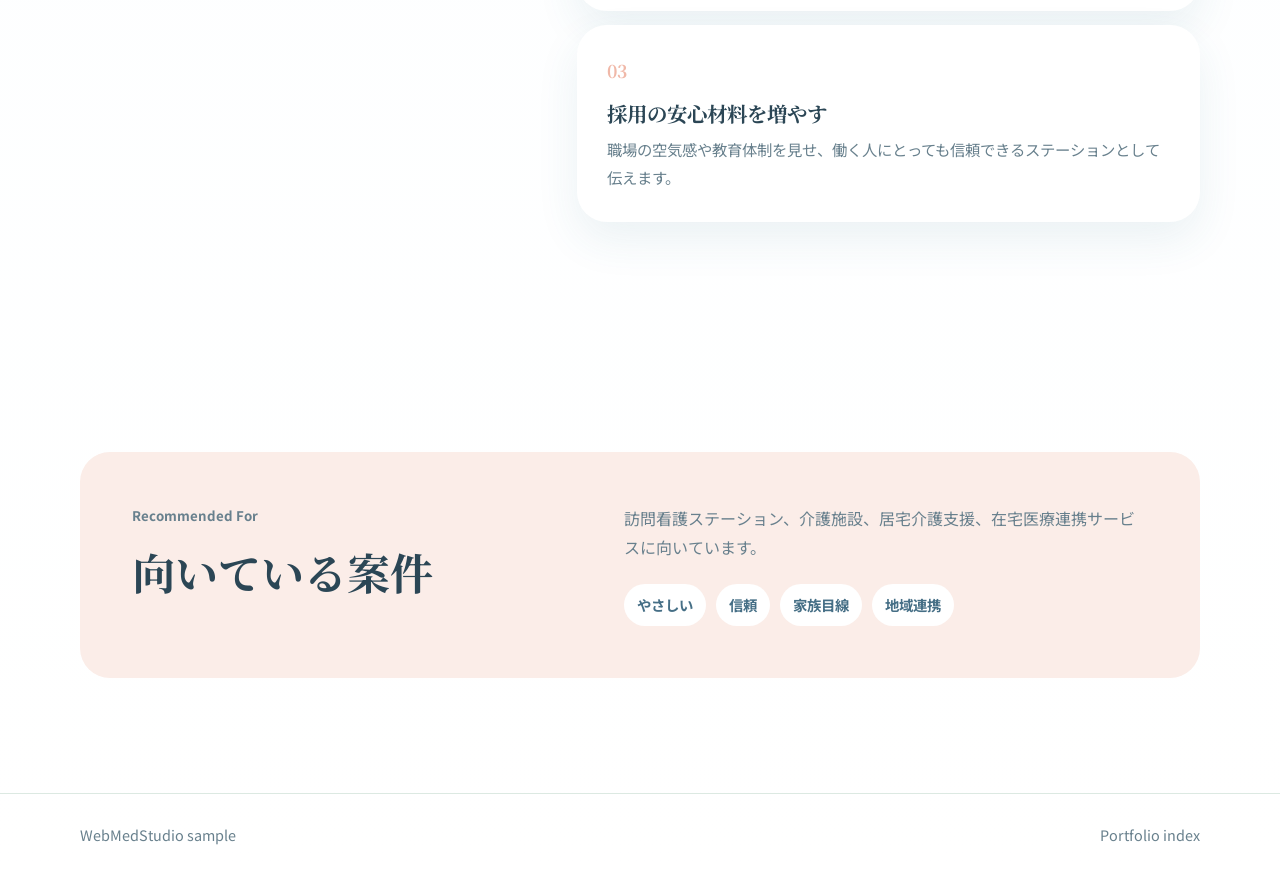
<file: portfolio/visit-nursing.html>
<!DOCTYPE html>
<html lang="ja">
<head>
  <meta charset="UTF-8">
  <meta name="viewport" content="width=device-width, initial-scale=1.0">
  <meta name="description" content="訪問看護・在宅医療向けの制作サンプル。ご家族・ケアマネ・医療機関それぞれにやさしく届く導線設計の作風です。">
  <link rel="icon" href="../favicon.svg" type="image/svg+xml">
  <title>制作サンプル | やさしく信頼できる訪問看護</title>
  <link rel="preconnect" href="https://fonts.googleapis.com">
  <link rel="preconnect" href="https://fonts.gstatic.com" crossorigin>
  <link href="https://fonts.googleapis.com/css2?family=Noto+Sans+JP:wght@400;500;700&family=Noto+Serif+JP:wght@600;700&display=swap" rel="stylesheet">
  <link rel="stylesheet" href="portfolio.css">
  <script src="portfolio-motion.js" defer></script>
  <!-- Google Analytics (GA4) -->
  <script async src="https://www.googletagmanager.com/gtag/js?id=G-NMJ2Z88TKB"></script>
  <script>
    window.dataLayer = window.dataLayer || [];
    function gtag(){dataLayer.push(arguments);}
    gtag('js', new Date());
    gtag('config', 'G-NMJ2Z88TKB');
  </script>
</head>
<body class="theme-softcare" style="--hero-image: url('../assets/portfolio/visit-nursing.jpg');">
  <header class="sample-header">
    <a class="sample-logo" href="../index.html#portfolio">WebMedStudio Portfolio</a>
    <a class="back-link" href="../index.html#portfolio">一覧へ戻る</a>
  </header>
  <main>
    <section class="sample-hero">
      <div class="container hero-content">
        <p class="eyebrow">Soft Care Story</p>
        <h1>家族の不安に、<br>静かに寄り添う訪問看護。</h1>
        <p class="lead">訪問看護・介護施設向け。<br>写真、余白、やさしい言葉で、<br>「相談しても大丈夫」と感じてもらう福祉・ケア特化の作風です。</p>
        <div class="hero-actions">
          <a class="button button-primary" href="#">相談する</a>
          <a class="button button-secondary" href="#">対応エリアを見る</a>
        </div>
      </div>
    </section>
    <section class="section care-routes">
      <div class="container route-grid">
        <article>
          <span>For Family</span>
          <h2>ご家族の方へ</h2>
          <p>退院後の生活、医療処置、介護負担への不安をやわらかく受け止め、相談へつなげます。</p>
          <a href="#">相談できる内容</a>
        </article>
        <article>
          <span>For Partners</span>
          <h2>医療・介護関係者へ</h2>
          <p>ケアマネジャー、病院連携室、クリニックからの紹介に必要な情報を整理します。</p>
          <a href="#">紹介方法を見る</a>
        </article>
      </div>
    </section>
    <section class="section care-switchboard motion-reveal" data-choice-group>
      <div class="container switchboard-layout">
        <div class="switchboard-card">
          <p class="eyebrow">Care Switchboard</p>
          <h2>相談者ごとに、最短の入口を用意する。</h2>
          <p>訪問看護は「家族」「ケアマネ」「病院」「求職者」で知りたいことが違います。入口を切り替えることで、情報の探し疲れを減らします。</p>
        </div>
        <div class="switchboard-actions">
          <div class="choice-buttons choice-buttons-soft" role="tablist" aria-label="相談者別ルート">
            <button type="button" class="is-active" data-choice-button data-title="ご家族からの相談" data-body="退院後の生活、医療処置、介護負担をやさしく整理。まず話してよいと思える導線を作ります。" data-points="利用開始までの流れ|費用の考え方|緊急時の相談先">ご家族</button>
            <button type="button" data-choice-button data-title="ケアマネジャーからの紹介" data-body="空き状況、対応エリア、医療処置の範囲をすぐ確認できるようにします。" data-points="対応エリア|受け入れ状況|連携方法">ケアマネ</button>
            <button type="button" data-choice-button data-title="病院・クリニック連携" data-body="退院調整や主治医指示書に関する情報を整理し、紹介前の確認を短くします。" data-points="主治医指示書|退院前カンファレンス|医療処置">医療機関</button>
            <button type="button" data-choice-button data-title="採用候補者の見学" data-body="働き方、教育体制、同行訪問を見せ、応募前の不安を減らします。" data-points="見学歓迎|同行訪問|オンコール体制">採用</button>
          </div>
          <article class="choice-panel" data-choice-panel aria-live="polite">
            <span data-choice-kicker>Selected Visitor</span>
            <h3 data-choice-title>ご家族からの相談</h3>
            <p data-choice-body>退院後の生活、医療処置、介護負担をやさしく整理。まず話してよいと思える導線を作ります。</p>
            <ul data-choice-list>
              <li>利用開始までの流れ</li>
              <li>費用の考え方</li>
              <li>緊急時の相談先</li>
            </ul>
          </article>
        </div>
      </div>
    </section>
    <section class="section care-pathway">
      <div class="container pathway-layout">
        <div class="pathway-copy">
          <p class="eyebrow">Care Pathway</p>
          <h2>家族・紹介元・求職者で、入口を分ける。</h2>
          <p>訪問看護は、見る人によって知りたい情報が違います。ひとつの説明を全員に読ませるのではなく、家族、ケアマネ、看護師それぞれに合う導線を作ります。</p>
        </div>
        <div class="pathway-board">
          <article><span>Family</span><strong>退院後の生活が不安</strong><p>利用開始までの流れへ</p></article>
          <article><span>Partner</span><strong>紹介できる空きがあるか</strong><p>対応エリア・空き状況へ</p></article>
          <article><span>Recruit</span><strong>働き方を知りたい</strong><p>見学・採用情報へ</p></article>
        </div>
      </div>
    </section>
    <section class="section muted-section">
      <div class="container care-services">
        <div class="section-head">
          <p class="eyebrow">Service</p>
          <h2>訪問看護でできること</h2>
        </div>
        <div class="service-list">
          <article><h3>健康状態の観察</h3><p>血圧、体温、病状変化、服薬状況を確認。</p></article>
          <article><h3>医療処置</h3><p>点滴、褥瘡ケア、カテーテル管理などに対応。</p></article>
          <article><h3>リハビリ</h3><p>生活動作、歩行、転倒予防を自宅環境に合わせて支援。</p></article>
          <article><h3>ご家族支援</h3><p>介護方法の相談、緊急時の対応、精神的なサポート。</p></article>
        </div>
      </div>
    </section>
    <section class="section compact-section">
      <div class="container referral-panel">
        <div>
          <p class="eyebrow">Referral Flow</p>
          <h2>紹介しやすい事業所ページ</h2>
          <p>関係者が確認したい「対象エリア」「対応疾患」「空き状況」「連絡先」を上部にまとめます。</p>
        </div>
        <ol>
          <li><span>1</span>電話またはフォームで相談</li>
          <li><span>2</span>主治医指示書・保険情報を確認</li>
          <li><span>3</span>初回訪問日を調整</li>
          <li><span>4</span>看護計画を共有</li>
        </ol>
      </div>
    </section>
    <section class="section recruiting-band">
      <div class="container split-section">
        <div>
          <p class="eyebrow">Recruit</p>
          <h2>採用にも効く、あたたかい発信</h2>
          <p>スタッフ紹介、1日の流れ、教育体制、オンコール体制を見せることで、採用候補者にも安心感を届けます。</p>
        </div>
        <div class="staff-note">
          <strong>見学だけでも歓迎</strong>
          <span>訪問看護が初めての看護師にも、同行訪問から丁寧にサポート。</span>
        </div>
      </div>
    </section>
    <section class="section outcome-section outcome-nursing">
      <div class="container outcome-layout">
        <div class="outcome-copy">
          <p class="eyebrow">Expected Outcome</p>
          <h2>この構成で狙える成果</h2>
          <p>利用者さん本人だけでなく、ご家族、ケアマネジャー、医療機関、採用候補者にも伝わるページです。やさしさだけで終わらせず、相談しやすさと連携しやすさを整えます。</p>
        </div>
        <div class="outcome-board">
          <article><span>01</span><h3>家族が相談しやすくなる</h3><p>対象疾患、利用開始までの流れ、費用の考え方を見せ、不安な状態でも問い合わせやすくします。</p></article>
          <article><span>02</span><h3>紹介元に選ばれやすくする</h3><p>対応エリア、医療処置、連携体制を整理し、紹介前に確認したい情報へすぐ届くようにします。</p></article>
          <article><span>03</span><h3>採用の安心材料を増やす</h3><p>職場の空気感や教育体制を見せ、働く人にとっても信頼できるステーションとして伝えます。</p></article>
        </div>
      </div>
    </section>
    <section class="section">
      <div class="container case-note">
        <div><p class="eyebrow">Recommended For</p><h2>向いている案件</h2></div>
        <div>
          <p>訪問看護ステーション、介護施設、居宅介護支援、在宅医療連携サービスに向いています。</p>
          <ul class="tone-list"><li>やさしい</li><li>信頼</li><li>家族目線</li><li>地域連携</li></ul>
        </div>
      </div>
    </section>
  </main>
  <footer class="sample-footer"><div class="container"><span>WebMedStudio sample</span><a href="../index.html#portfolio">Portfolio index</a></div></footer>
</body>
</html>
</file>
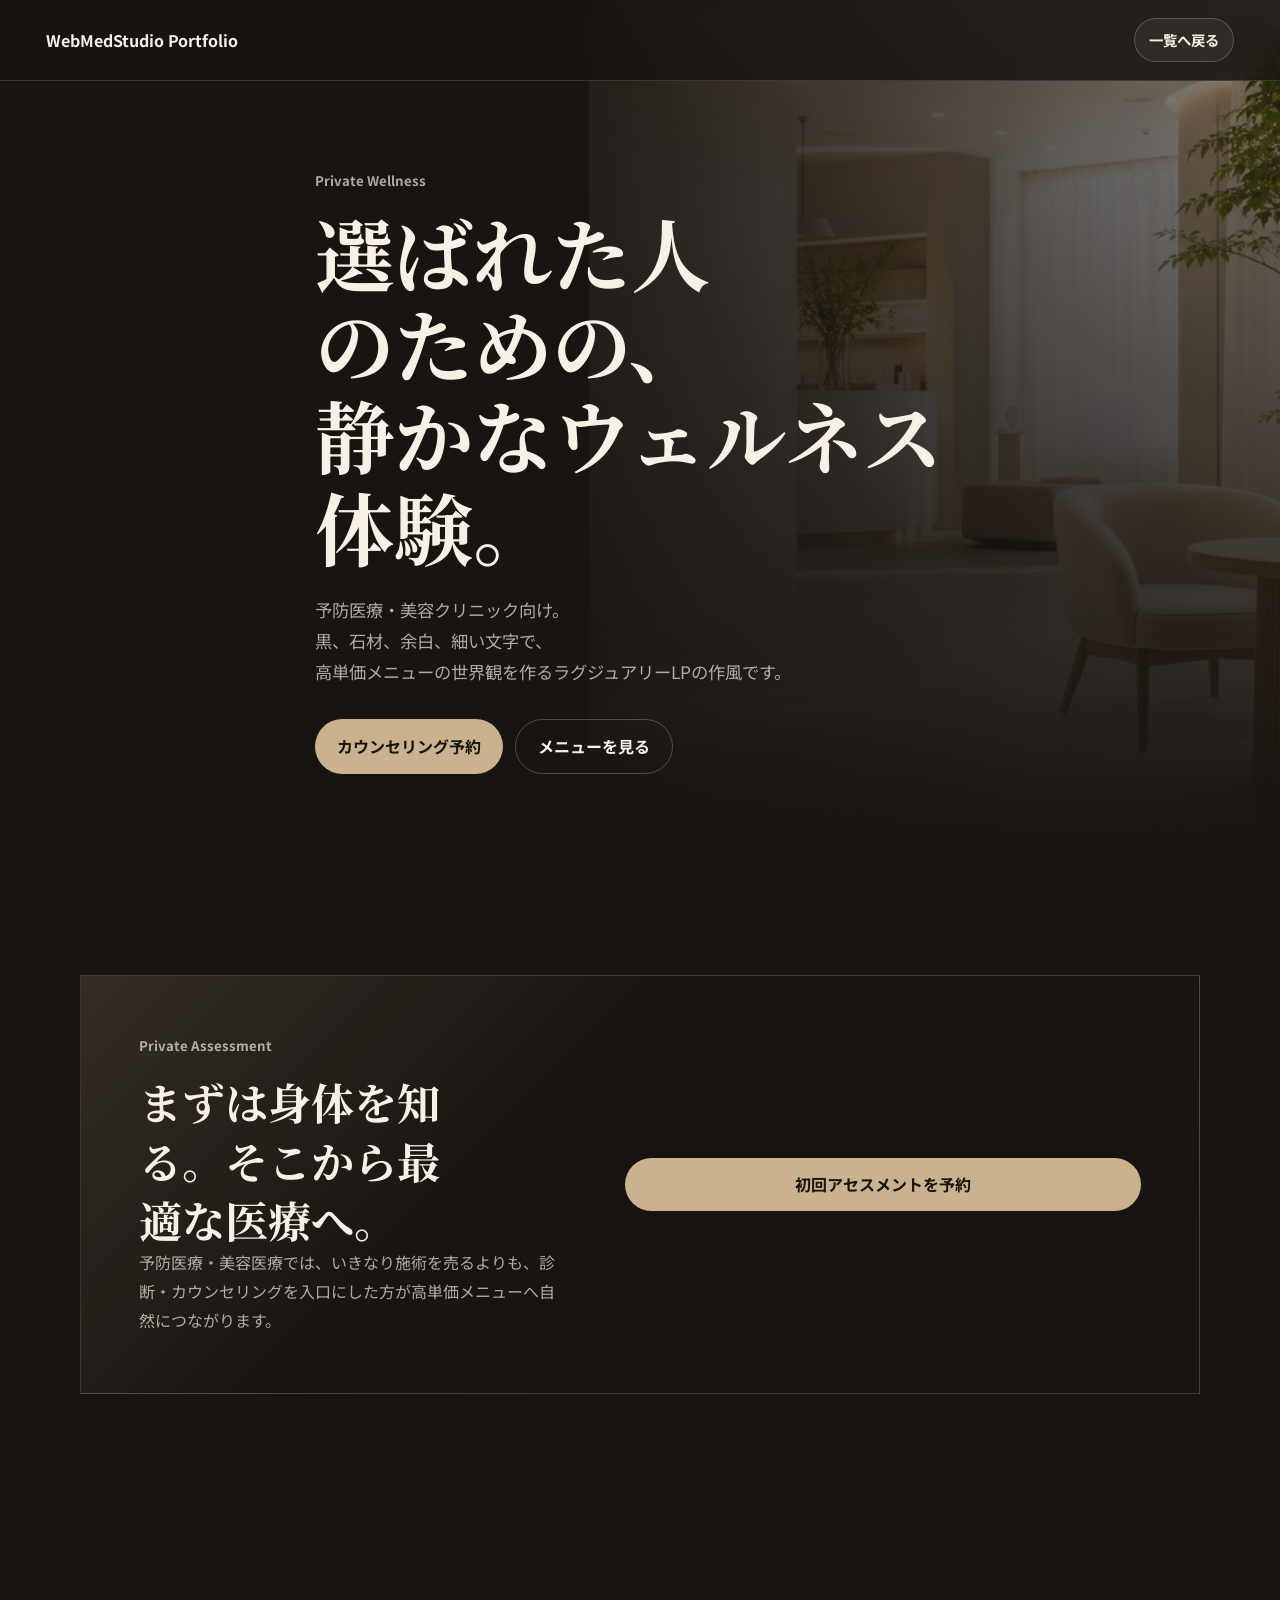
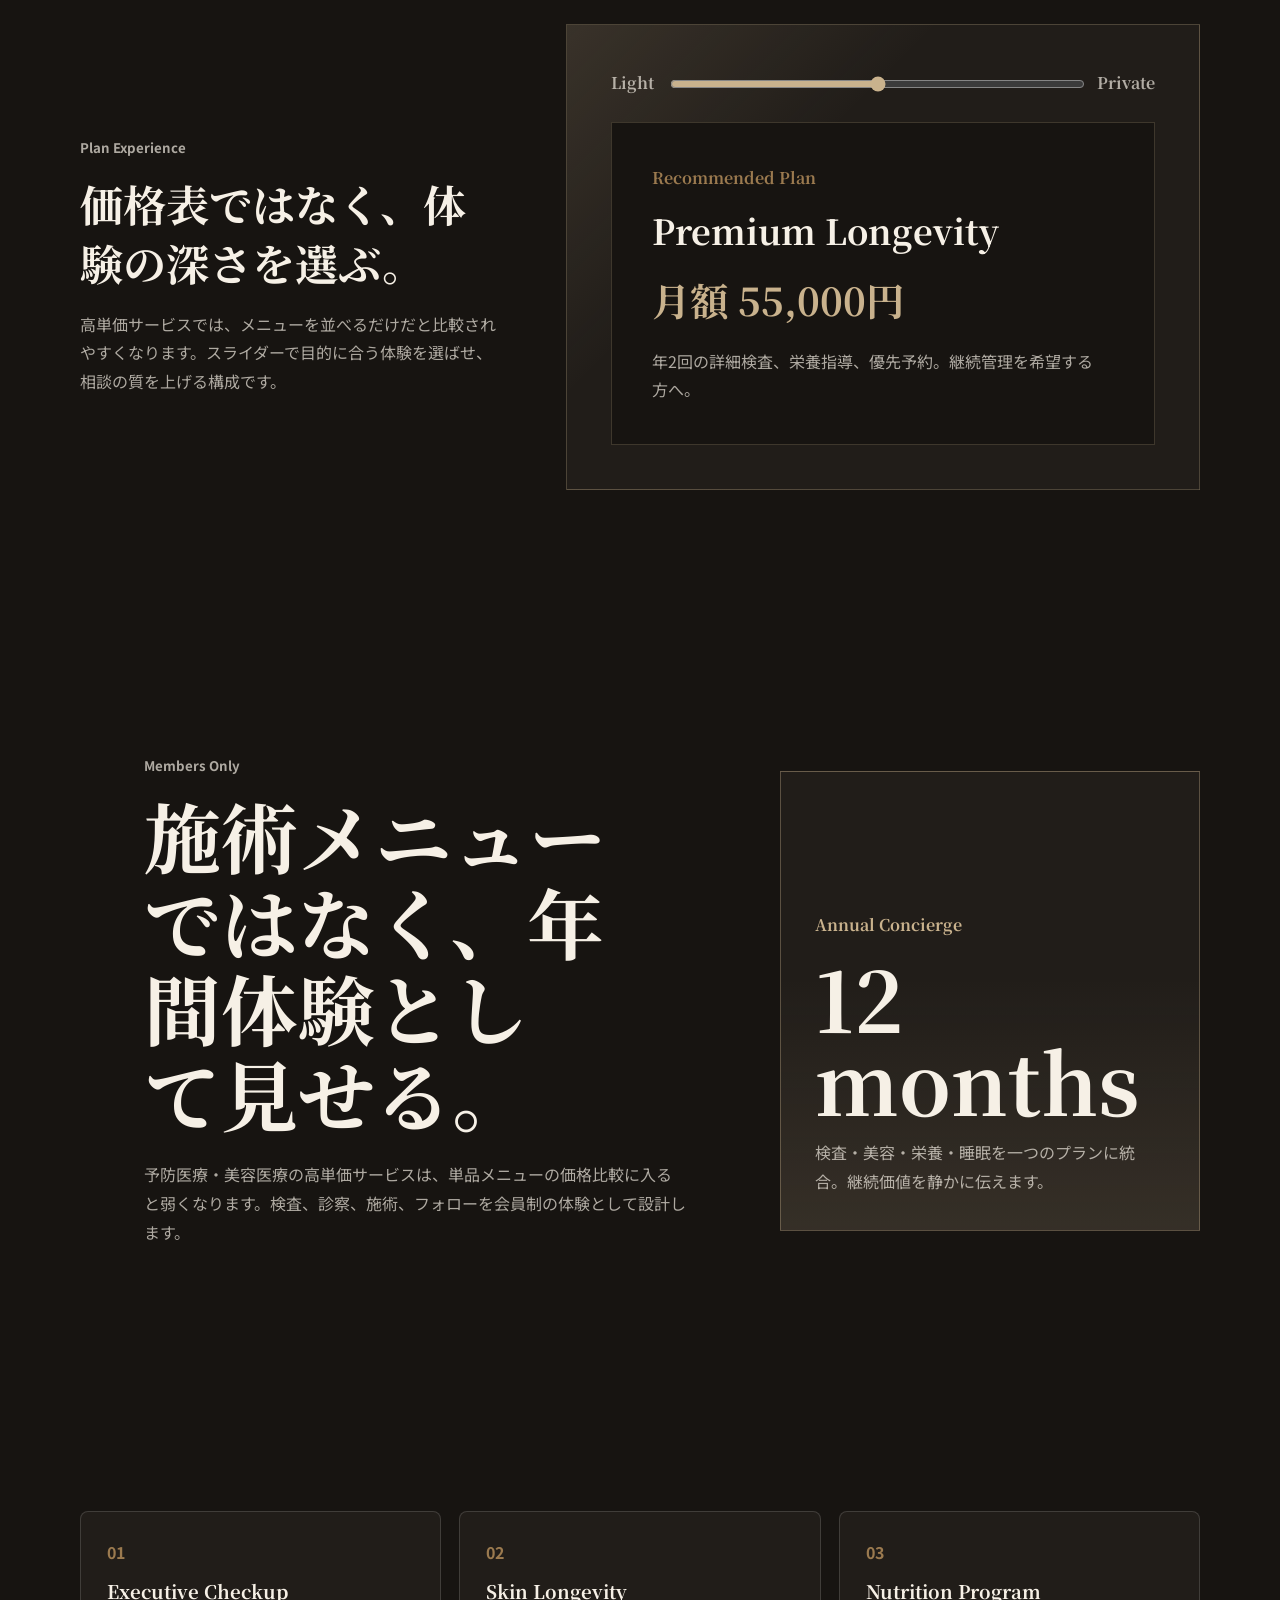
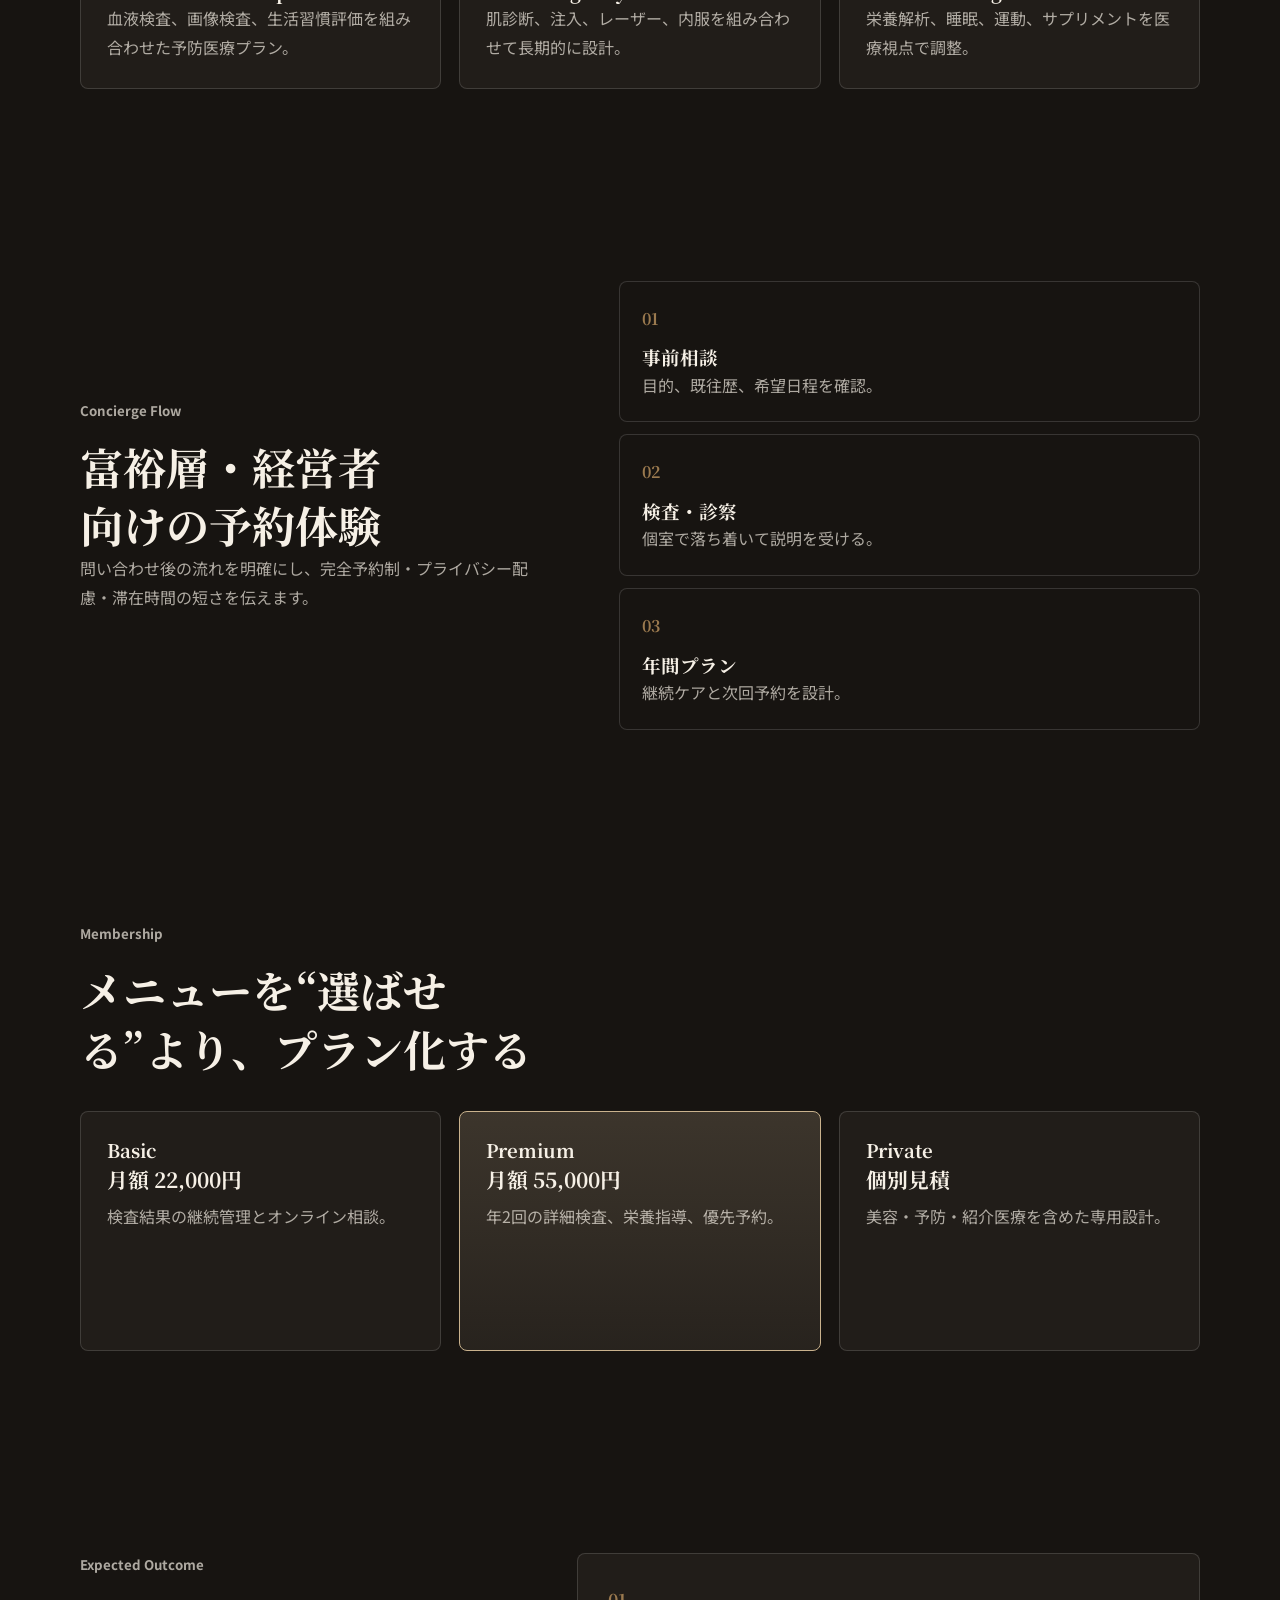
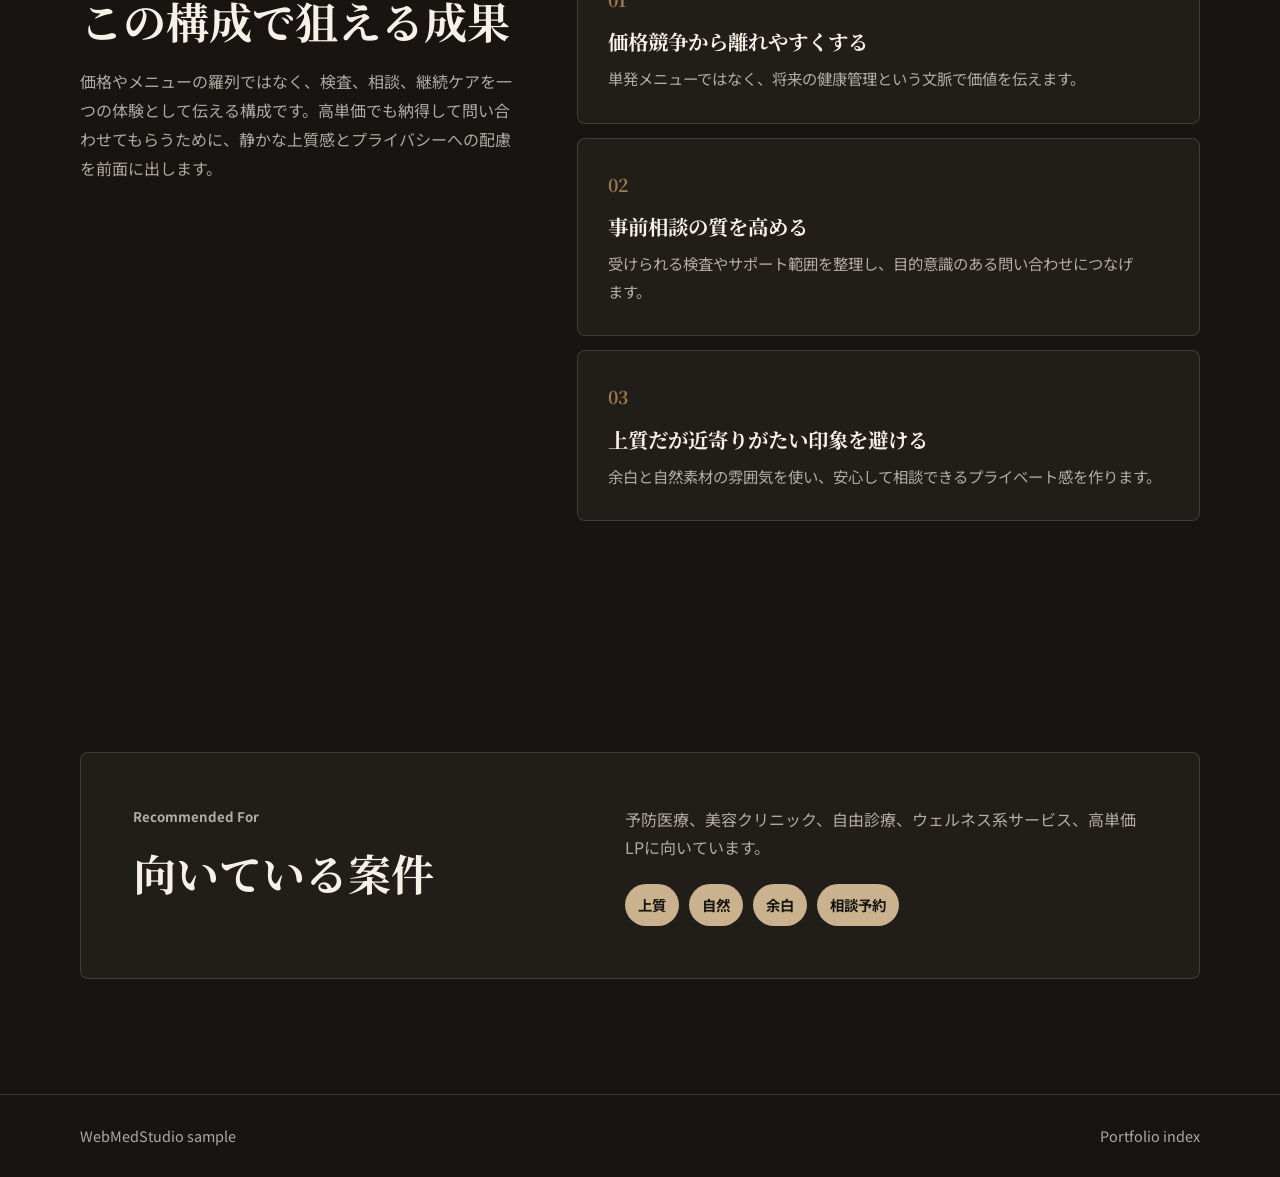
<file: portfolio/wellness-clinic.html>
<!DOCTYPE html>
<html lang="ja">
<head>
  <meta charset="UTF-8">
  <meta name="viewport" content="width=device-width, initial-scale=1.0">
  <meta name="description" content="予防医療・美容クリニック向けの制作サンプル。静かなラグジュアリーで高単価・会員制の体験を見せる作風です。">
  <link rel="icon" href="../favicon.svg" type="image/svg+xml">
  <title>制作サンプル | 気品ある予防医療・美容クリニック</title>
  <link rel="preconnect" href="https://fonts.googleapis.com">
  <link rel="preconnect" href="https://fonts.gstatic.com" crossorigin>
  <link href="https://fonts.googleapis.com/css2?family=Noto+Sans+JP:wght@400;500;700&family=Noto+Serif+JP:wght@600;700&display=swap" rel="stylesheet">
  <link rel="stylesheet" href="portfolio.css">
  <script src="portfolio-motion.js" defer></script>
  <!-- Google Analytics (GA4) -->
  <script async src="https://www.googletagmanager.com/gtag/js?id=G-NMJ2Z88TKB"></script>
  <script>
    window.dataLayer = window.dataLayer || [];
    function gtag(){dataLayer.push(arguments);}
    gtag('js', new Date());
    gtag('config', 'G-NMJ2Z88TKB');
  </script>
</head>
<body class="theme-luxury" style="--hero-image: url('../assets/portfolio/wellness-clinic.jpg');">
  <header class="sample-header">
    <a class="sample-logo" href="../index.html#portfolio">WebMedStudio Portfolio</a>
    <a class="back-link" href="../index.html#portfolio">一覧へ戻る</a>
  </header>
  <main>
    <section class="sample-hero">
      <div class="container hero-content">
        <p class="eyebrow">Private Wellness</p>
        <h1>選ばれた人のための、<br>静かなウェルネス体験。</h1>
        <p class="lead">予防医療・美容クリニック向け。<br>黒、石材、余白、細い文字で、<br>高単価メニューの世界観を作るラグジュアリーLPの作風です。</p>
        <div class="hero-actions">
          <a class="button button-primary" href="#">カウンセリング予約</a>
          <a class="button button-secondary" href="#">メニューを見る</a>
        </div>
      </div>
    </section>
    <section class="section luxury-diagnostic">
      <div class="container diagnostic-panel">
        <div>
          <p class="eyebrow">Private Assessment</p>
          <h2>まずは身体を知る。そこから最適な医療へ。</h2>
          <p>予防医療・美容医療では、いきなり施術を売るよりも、診断・カウンセリングを入口にした方が高単価メニューへ自然につながります。</p>
        </div>
        <a class="button button-primary" href="#">初回アセスメントを予約</a>
      </div>
    </section>
    <section class="section wellness-selector motion-reveal" data-plan-selector>
      <div class="container selector-layout">
        <div class="selector-copy">
          <p class="eyebrow">Plan Experience</p>
          <h2>価格表ではなく、体験の深さを選ぶ。</h2>
          <p>高単価サービスでは、メニューを並べるだけだと比較されやすくなります。スライダーで目的に合う体験を選ばせ、相談の質を上げる構成です。</p>
        </div>
        <div class="plan-console">
          <div class="plan-scale">
            <span>Light</span>
            <input type="range" min="0" max="2" value="1" step="1" data-plan-range aria-label="プランの深さ">
            <span>Private</span>
          </div>
          <article class="plan-output" aria-live="polite">
            <span data-plan-kicker>Recommended Plan</span>
            <h3 data-plan-title>Premium Longevity</h3>
            <strong data-plan-price>月額 55,000円</strong>
            <p data-plan-body>年2回の詳細検査、栄養指導、優先予約。継続管理を希望する方へ。</p>
          </article>
        </div>
      </div>
    </section>
    <section class="section private-club">
      <div class="container club-layout">
        <div class="club-index">
          <p class="eyebrow">Members Only</p>
          <h2>施術メニューではなく、年間体験として見せる。</h2>
          <p>予防医療・美容医療の高単価サービスは、単品メニューの価格比較に入ると弱くなります。検査、診察、施術、フォローを会員制の体験として設計します。</p>
        </div>
        <div class="club-card">
          <span>Annual Concierge</span>
          <strong>12 months</strong>
          <p>検査・美容・栄養・睡眠を一つのプランに統合。継続価値を静かに伝えます。</p>
        </div>
      </div>
    </section>
    <section class="section">
      <div class="container suite-grid">
        <article>
          <span>01</span>
          <h3>Executive Checkup</h3>
          <p>血液検査、画像検査、生活習慣評価を組み合わせた予防医療プラン。</p>
        </article>
        <article>
          <span>02</span>
          <h3>Skin Longevity</h3>
          <p>肌診断、注入、レーザー、内服を組み合わせて長期的に設計。</p>
        </article>
        <article>
          <span>03</span>
          <h3>Nutrition Program</h3>
          <p>栄養解析、睡眠、運動、サプリメントを医療視点で調整。</p>
        </article>
      </div>
    </section>
    <section class="section compact-section concierge-section">
      <div class="container concierge-layout">
        <div>
          <p class="eyebrow">Concierge Flow</p>
          <h2>富裕層・経営者向けの予約体験</h2>
          <p>問い合わせ後の流れを明確にし、完全予約制・プライバシー配慮・滞在時間の短さを伝えます。</p>
        </div>
        <div class="concierge-steps">
          <article><span>01</span><h3>事前相談</h3><p>目的、既往歴、希望日程を確認。</p></article>
          <article><span>02</span><h3>検査・診察</h3><p>個室で落ち着いて説明を受ける。</p></article>
          <article><span>03</span><h3>年間プラン</h3><p>継続ケアと次回予約を設計。</p></article>
        </div>
      </div>
    </section>
    <section class="section">
      <div class="container membership">
        <div class="section-head">
          <p class="eyebrow">Membership</p>
          <h2>メニューを“選ばせる”より、プラン化する</h2>
        </div>
        <div class="membership-grid">
          <article><h3>Basic</h3><strong>月額 22,000円</strong><p>検査結果の継続管理とオンライン相談。</p></article>
          <article class="featured"><h3>Premium</h3><strong>月額 55,000円</strong><p>年2回の詳細検査、栄養指導、優先予約。</p></article>
          <article><h3>Private</h3><strong>個別見積</strong><p>美容・予防・紹介医療を含めた専用設計。</p></article>
        </div>
      </div>
    </section>
    <section class="section outcome-section outcome-wellness">
      <div class="container outcome-layout">
        <div class="outcome-copy">
          <p class="eyebrow">Expected Outcome</p>
          <h2>この構成で狙える成果</h2>
          <p>価格やメニューの羅列ではなく、検査、相談、継続ケアを一つの体験として伝える構成です。高単価でも納得して問い合わせてもらうために、静かな上質感とプライバシーへの配慮を前面に出します。</p>
        </div>
        <div class="outcome-board">
          <article><span>01</span><h3>価格競争から離れやすくする</h3><p>単発メニューではなく、将来の健康管理という文脈で価値を伝えます。</p></article>
          <article><span>02</span><h3>事前相談の質を高める</h3><p>受けられる検査やサポート範囲を整理し、目的意識のある問い合わせにつなげます。</p></article>
          <article><span>03</span><h3>上質だが近寄りがたい印象を避ける</h3><p>余白と自然素材の雰囲気を使い、安心して相談できるプライベート感を作ります。</p></article>
        </div>
      </div>
    </section>
    <section class="section">
      <div class="container case-note">
        <div><p class="eyebrow">Recommended For</p><h2>向いている案件</h2></div>
        <div>
          <p>予防医療、美容クリニック、自由診療、ウェルネス系サービス、高単価LPに向いています。</p>
          <ul class="tone-list"><li>上質</li><li>自然</li><li>余白</li><li>相談予約</li></ul>
        </div>
      </div>
    </section>
  </main>
  <footer class="sample-footer"><div class="container"><span>WebMedStudio sample</span><a href="../index.html#portfolio">Portfolio index</a></div></footer>
</body>
</html>
</file>
<file: style.css>
:root {
  --primary: #2D7A4F;
  --accent: #5CA878;
  --accent-soft: #E8F5EE;
  --text: #2C3E35;
  --muted: #6C7B72;
  --line: #DCE9E2;
  --surface: #FFFFFF;
  --surface-warm: #FBFAF6;
  --gold: #B99B5F;
  --shadow: 0 22px 60px rgba(28, 62, 43, 0.12);
  --font-serif: "Noto Serif JP", serif;
  --font-sans: "Noto Sans JP", sans-serif;
}

* {
  box-sizing: border-box;
}

html {
  scroll-behavior: smooth;
}

body {
  margin: 0;
  color: var(--text);
  font-family: var(--font-sans);
  line-height: 1.8;
  background: var(--surface);
  overflow-x: hidden;
}

img {
  max-width: 100%;
  display: block;
}

a {
  color: inherit;
  text-decoration: none;
}

button {
  font: inherit;
}

.container {
  width: min(1120px, calc(100% - 40px));
  margin: 0 auto;
}

.narrow {
  width: min(840px, calc(100% - 40px));
}

.site-header {
  position: fixed;
  top: 0;
  left: 0;
  z-index: 100;
  width: 100%;
  height: 72px;
  display: flex;
  align-items: center;
  justify-content: space-between;
  padding: 0 clamp(20px, 4vw, 48px);
  color: var(--text);
  transition: background 0.25s ease, box-shadow 0.25s ease, height 0.25s ease;
}

.site-header.is-scrolled,
.site-header.is-open {
  height: 64px;
  background: rgba(255, 255, 255, 0.88);
  backdrop-filter: blur(18px);
  box-shadow: 0 8px 28px rgba(45, 122, 79, 0.08);
}

.brand {
  display: inline-flex;
  align-items: center;
  gap: 10px;
  font-weight: 700;
  letter-spacing: 0;
}

.brand-mark {
  width: 30px;
  height: 30px;
  border-radius: 50%;
  background:
    radial-gradient(circle at 62% 28%, #ffffff 0 12%, transparent 13%),
    linear-gradient(145deg, var(--primary), var(--accent));
  box-shadow: 0 8px 18px rgba(45, 122, 79, 0.22);
}

.site-nav {
  display: flex;
  align-items: center;
  gap: 26px;
  font-size: 0.94rem;
  font-weight: 700;
}

.site-nav a {
  color: rgba(44, 62, 53, 0.78);
}

.site-nav a:hover {
  color: var(--primary);
}

.nav-cta {
  padding: 9px 18px;
  border-radius: 999px;
  color: #fff !important;
  background: var(--primary);
  box-shadow: 0 10px 22px rgba(45, 122, 79, 0.2);
}

.nav-toggle {
  display: none;
  width: 42px;
  height: 42px;
  border: 1px solid var(--line);
  border-radius: 50%;
  background: rgba(255, 255, 255, 0.78);
  place-items: center;
  padding: 10px;
}

.nav-toggle span {
  display: block;
  width: 18px;
  height: 2px;
  margin: 3px auto;
  border-radius: 999px;
  background: var(--primary);
  transition: transform 0.2s ease, opacity 0.2s ease;
}

.hero {
  position: relative;
  min-height: 760px;
  display: grid;
  align-items: center;
  overflow: hidden;
  background: #f7fbf8;
}

.hero-bg,
.hero-overlay {
  position: absolute;
  inset: 0;
}

.hero-bg {
  background-image: url("assets/hero-clinic-nature.jpg");
  background-size: cover;
  background-position: center right;
  transform: scale(1.01);
}

.hero-overlay {
  background:
    linear-gradient(90deg, rgba(255, 255, 255, 0.96) 0%, rgba(255, 255, 255, 0.88) 38%, rgba(255, 255, 255, 0.34) 72%, rgba(255, 255, 255, 0.2) 100%),
    linear-gradient(180deg, rgba(232, 245, 238, 0.38), rgba(255, 255, 255, 0.2));
}

.hero-inner {
  position: relative;
  z-index: 1;
  padding-top: 88px;
}

.eyebrow {
  margin: 0 0 14px;
  color: var(--primary);
  font-size: 0.82rem;
  font-weight: 700;
  letter-spacing: 0;
  text-transform: uppercase;
}

h1,
h2,
h3 {
  overflow-wrap: break-word;
  text-wrap: balance;
}

p {
  overflow-wrap: break-word;
  text-wrap: pretty;
}

h1,
h2 {
  margin: 0;
  font-family: var(--font-serif);
  letter-spacing: 0;
  line-height: 1.35;
}

h1 {
  max-width: 740px;
  font-size: clamp(2.35rem, 6vw, 4.8rem);
}

h1 span {
  display: inline;
}

h2 {
  font-size: clamp(1.85rem, 4vw, 3rem);
}

h3 {
  margin: 0 0 10px;
  font-size: 1.15rem;
  line-height: 1.55;
}

p {
  margin: 0;
}

.hero-lead {
  max-width: 620px;
  margin-top: 24px;
  color: var(--muted);
  font-size: clamp(1rem, 2vw, 1.13rem);
}

.hero-actions {
  display: flex;
  flex-wrap: wrap;
  gap: 14px;
  margin-top: 34px;
}

.button {
  display: inline-flex;
  min-height: 48px;
  align-items: center;
  justify-content: center;
  gap: 10px;
  border-radius: 999px;
  padding: 12px 22px;
  font-weight: 700;
  line-height: 1.4;
  transition: transform 0.2s ease, box-shadow 0.2s ease, background 0.2s ease;
}

.button:hover {
  transform: translateY(-2px);
}

.button-primary {
  color: #fff;
  background: var(--primary);
  box-shadow: 0 18px 34px rgba(45, 122, 79, 0.24);
}

.button-primary:hover {
  background: #236640;
}

.button-secondary {
  color: var(--primary);
  background: rgba(255, 255, 255, 0.76);
  border: 1px solid rgba(45, 122, 79, 0.16);
}

/* LINE公式アカウント導線用ボタン（ブランドカラー） */
.button-line {
  color: #fff;
  background: #06c755;
  box-shadow: 0 18px 34px rgba(6, 199, 85, 0.26);
}

.button-line:hover {
  background: #05b34c;
}

.button-line svg {
  flex: 0 0 auto;
}

.button-large {
  min-height: 56px;
  padding-inline: 30px;
}

.hero-points {
  display: flex;
  flex-wrap: wrap;
  gap: 10px;
  padding: 0;
  margin: 32px 0 0;
  list-style: none;
}

.hero-points li {
  padding: 8px 13px;
  border: 1px solid rgba(45, 122, 79, 0.14);
  border-radius: 999px;
  background: rgba(255, 255, 255, 0.72);
  color: var(--primary);
  font-size: 0.9rem;
  font-weight: 700;
}

.section {
  padding: clamp(78px, 10vw, 128px) 0;
}

.section-heading {
  max-width: 720px;
  margin-bottom: 42px;
}

.section-heading p:not(.eyebrow) {
  margin-top: 16px;
  color: var(--muted);
}

.grid {
  display: grid;
  gap: 20px;
}

.worry-grid {
  grid-template-columns: repeat(4, 1fr);
}

.card,
.price-card {
  border: 1px solid var(--line);
  border-radius: 8px;
  background: var(--surface);
  box-shadow: 0 14px 32px rgba(45, 122, 79, 0.06);
}

.card {
  min-height: 260px;
  padding: 26px;
}

.card-icon {
  display: inline-flex;
  margin-bottom: 22px;
  color: var(--gold);
  font-family: var(--font-serif);
  font-size: 1.35rem;
  font-weight: 700;
}

.card p,
.reason-item p,
.price-card p,
.flow-list p,
.profile p,
.faq p {
  color: var(--muted);
}

.reason {
  background: linear-gradient(180deg, var(--surface-warm), #fff);
}

.split {
  display: grid;
  grid-template-columns: minmax(0, 0.85fr) minmax(0, 1.15fr);
  gap: clamp(36px, 6vw, 80px);
  align-items: start;
}

.reason-list {
  display: grid;
  gap: 18px;
}

.reason-item {
  display: grid;
  grid-template-columns: 54px 1fr;
  gap: 18px;
  padding: 24px;
  border: 1px solid rgba(45, 122, 79, 0.13);
  border-radius: 8px;
  background: rgba(255, 255, 255, 0.78);
}

.reason-item > span {
  display: grid;
  width: 54px;
  height: 54px;
  place-items: center;
  border-radius: 50%;
  color: #fff;
  background: var(--primary);
  font-family: var(--font-serif);
  font-weight: 700;
}

.portfolio {
  background: #fff;
}

.portfolio-slider {
  display: grid;
  gap: 18px;
}

.portfolio-slider-head {
  display: flex;
  align-items: center;
  justify-content: space-between;
  gap: 16px;
}

.portfolio-slider-head p {
  color: var(--muted);
  font-size: 0.92rem;
  font-weight: 700;
}

.portfolio-controls {
  display: flex;
  gap: 8px;
}

.portfolio-control {
  display: inline-flex;
  width: 44px;
  height: 44px;
  align-items: center;
  justify-content: center;
  border: 1px solid var(--line);
  border-radius: 50%;
  color: var(--primary);
  background: #fff;
  font-size: 1.55rem;
  font-weight: 700;
  line-height: 1;
  cursor: pointer;
  transition: color 0.2s ease, background 0.2s ease, transform 0.2s ease;
}

.portfolio-control:hover {
  color: #fff;
  background: var(--primary);
  transform: translateY(-1px);
}

.portfolio-track {
  display: flex;
  gap: 18px;
  margin-inline: calc((100vw - min(1120px, calc(100vw - 40px))) / -2);
  padding: 6px calc((100vw - min(1120px, calc(100vw - 40px))) / 2) 18px;
  overflow-x: auto;
  overscroll-behavior-inline: contain;
  scroll-padding-inline: calc((100vw - min(1120px, calc(100vw - 40px))) / 2);
  scroll-snap-type: x mandatory;
  scrollbar-width: thin;
  scrollbar-color: rgba(45, 122, 79, 0.35) transparent;
}

.portfolio-track::-webkit-scrollbar {
  height: 8px;
}

.portfolio-track::-webkit-scrollbar-thumb {
  border-radius: 999px;
  background: rgba(45, 122, 79, 0.28);
}

.portfolio-card {
  flex: 0 0 clamp(320px, 62vw, 720px);
  border: 1px solid var(--line);
  border-radius: 8px;
  overflow: hidden;
  background: #fff;
  box-shadow: 0 16px 38px rgba(45, 122, 79, 0.08);
  scroll-snap-align: start;
}

.portfolio-card a {
  display: grid;
  grid-template-columns: minmax(230px, 44%) 1fr;
  height: 100%;
}

.portfolio-card img {
  width: 100%;
  height: 100%;
  min-height: 300px;
  object-fit: cover;
}

.portfolio-card div {
  display: flex;
  min-height: 300px;
  flex-direction: column;
  justify-content: center;
  padding: clamp(22px, 4vw, 34px);
}

.portfolio-card p {
  margin-bottom: 10px;
  color: var(--primary);
  font-size: 0.82rem;
  font-weight: 700;
}

.portfolio-card span {
  color: var(--muted);
  font-weight: 700;
}

.portfolio-card:hover {
  transform: translateY(-3px);
  transition: transform 0.2s ease;
}

.portfolio-card-clinical {
  border-top: 5px solid #245C8A;
}

.portfolio-card-premium {
  background: #123C3D;
}

.portfolio-card-premium div,
.portfolio-card-luxury div {
  color: #fff;
  background: #123C3D;
}

.portfolio-card-premium p,
.portfolio-card-premium span,
.portfolio-card-luxury p,
.portfolio-card-luxury span {
  color: rgba(255, 255, 255, 0.74);
}

.portfolio-card-active {
  border-color: #C8E65C;
  background: #F6FFE3;
}

.portfolio-card-care {
  border-color: #BBD7EA;
  background: #F5FBFF;
}

.portfolio-card-luxury {
  background: #171411;
}

.portfolio-card-luxury div {
  background: #171411;
}

.portfolio-lab {
  display: flex;
  align-items: center;
  justify-content: space-between;
  gap: 24px;
  margin-top: 24px;
  padding: clamp(24px, 4vw, 36px);
  border: 1px solid rgba(45, 122, 79, 0.16);
  border-radius: 8px;
  background:
    linear-gradient(135deg, rgba(45, 122, 79, 0.1), transparent 48%),
    #fff;
  box-shadow: 0 18px 46px rgba(45, 122, 79, 0.08);
}

.portfolio-lab h3 {
  margin: 0;
  font-family: var(--serif);
  font-size: clamp(1.35rem, 2.6vw, 2rem);
  line-height: 1.38;
  text-wrap: balance;
}

.portfolio-lab p:not(.eyebrow) {
  max-width: 640px;
  margin: 10px 0 0;
  color: var(--muted);
}

.price-grid {
  grid-template-columns: repeat(3, 1fr);
  align-items: stretch;
}

.monitor-banner {
  display: grid;
  grid-template-columns: 1fr auto;
  gap: 22px;
  align-items: center;
  margin-bottom: 22px;
  padding: clamp(24px, 4vw, 34px);
  border: 1px solid rgba(45, 122, 79, 0.18);
  border-radius: 8px;
  background:
    linear-gradient(135deg, rgba(92, 168, 120, 0.16), rgba(255, 255, 255, 0.78)),
    #fff;
  box-shadow: 0 18px 42px rgba(45, 122, 79, 0.08);
}

.monitor-banner h3 {
  margin-bottom: 8px;
  font-size: clamp(1.35rem, 2.8vw, 2rem);
}

.monitor-banner p:last-child {
  color: var(--muted);
}

.price-card {
  position: relative;
  padding: 30px;
}

.price-card.featured {
  border-color: rgba(45, 122, 79, 0.42);
  box-shadow: var(--shadow);
}

.plan-label {
  display: inline-flex;
  margin-bottom: 12px;
  color: var(--primary) !important;
  font-size: 0.84rem;
  font-weight: 700;
}

.price-value {
  margin: 12px 0 18px;
  color: var(--text) !important;
  font-family: var(--font-serif);
  font-size: clamp(1.45rem, 3vw, 1.9rem);
  font-weight: 700;
  line-height: 1.35;
}

.plan-list {
  display: grid;
  gap: 8px;
  padding: 0;
  margin: 22px 0 0;
  list-style: none;
}

.plan-list li {
  position: relative;
  padding-left: 22px;
  color: var(--muted);
  font-size: 0.94rem;
  font-weight: 700;
}

.plan-list li::before {
  content: "";
  position: absolute;
  top: 0.78em;
  left: 0;
  width: 8px;
  height: 8px;
  border-radius: 50%;
  background: var(--accent);
  transform: translateY(-50%);
}

.option-grid {
  display: grid;
  grid-template-columns: repeat(3, 1fr);
  gap: 14px;
  margin-top: 18px;
}

.option-grid article {
  padding: 20px;
  border: 1px solid var(--line);
  border-radius: 8px;
  background: #fff;
}

.option-grid h3 {
  margin-bottom: 6px;
  font-size: 1rem;
}

.option-grid p {
  color: var(--muted);
  font-size: 0.94rem;
}

.note-box {
  display: grid;
  gap: 8px;
  margin-top: 24px;
  padding: 22px 24px;
  border-left: 4px solid var(--accent);
  background: var(--accent-soft);
  color: var(--text);
}

.flow {
  background: var(--accent-soft);
}

.flow-list {
  display: grid;
  grid-template-columns: repeat(5, 1fr);
  gap: 14px;
  padding: 0;
  margin: 0;
  list-style: none;
}

.flow-list li {
  position: relative;
  min-height: 250px;
  padding: 26px 20px;
  border-radius: 8px;
  background: #fff;
  box-shadow: 0 12px 28px rgba(45, 122, 79, 0.07);
}

.flow-list span {
  display: inline-flex;
  margin-bottom: 28px;
  color: var(--accent);
  font-family: var(--font-serif);
  font-size: 1.35rem;
  font-weight: 700;
}

.project-guide {
  display: grid;
  grid-template-columns: repeat(3, 1fr);
  gap: 16px;
  margin-top: 28px;
}

.project-guide article {
  padding: 24px;
  border: 1px solid rgba(45, 122, 79, 0.12);
  border-radius: 8px;
  background: rgba(255, 255, 255, 0.72);
}

.project-guide h3 {
  font-size: 1.12rem;
}

.project-guide .plan-list {
  margin-top: 18px;
}

.faq-list {
  border-top: 1px solid var(--line);
}

details {
  border-bottom: 1px solid var(--line);
}

summary {
  position: relative;
  cursor: pointer;
  padding: 22px 48px 22px 0;
  font-weight: 700;
  list-style: none;
}

summary::-webkit-details-marker {
  display: none;
}

summary::after {
  content: "+";
  position: absolute;
  top: 50%;
  right: 8px;
  width: 30px;
  height: 30px;
  display: grid;
  place-items: center;
  transform: translateY(-50%);
  border-radius: 50%;
  color: var(--primary);
  background: var(--accent-soft);
  font-size: 1.1rem;
}

details[open] summary::after {
  content: "-";
}

details p {
  padding: 0 0 24px;
}

.profile {
  padding-top: 0;
}

.profile-panel {
  display: grid;
  grid-template-columns: 0.85fr 1.15fr;
  gap: clamp(28px, 5vw, 64px);
  padding: clamp(34px, 6vw, 58px);
  border-radius: 8px;
  background:
    linear-gradient(135deg, rgba(232, 245, 238, 0.95), rgba(255, 255, 255, 0.94)),
    radial-gradient(circle at top right, rgba(185, 155, 95, 0.15), transparent 34%);
  border: 1px solid rgba(45, 122, 79, 0.12);
}

.profile-panel p + p {
  margin-top: 14px;
}

.cta {
  padding: clamp(74px, 9vw, 116px) 0;
  background:
    linear-gradient(135deg, rgba(45, 122, 79, 0.94), rgba(67, 142, 91, 0.88)),
    url("assets/hero-clinic-nature.jpg") center / cover;
  color: #fff;
}

.cta-inner {
  max-width: 760px;
  text-align: center;
}

.cta .eyebrow,
.cta p {
  color: rgba(255, 255, 255, 0.86);
}

.cta h2 {
  color: #fff;
}

.cta p:not(.eyebrow) {
  margin: 18px auto 30px;
}

.cta .button-primary {
  background: #fff;
  color: var(--primary);
}

.cta-note {
  margin-top: 18px;
  font-size: 0.85rem;
}

.legal h1 {
  font-family: var(--font-serif);
  font-size: clamp(1.6rem, 4vw, 2.4rem);
  line-height: 1.4;
}

.legal-list {
  display: grid;
  gap: 0;
  margin: 0;
  border-top: 1px solid var(--line);
}

.legal-list > div {
  display: grid;
  grid-template-columns: 220px 1fr;
  gap: 20px;
  padding: 20px 4px;
  border-bottom: 1px solid var(--line);
}

.legal-list dt {
  font-weight: 700;
  color: var(--text);
}

.legal-list dd {
  margin: 0;
  color: var(--muted);
}

@media (max-width: 767px) {
  .legal-list > div {
    grid-template-columns: 1fr;
    gap: 6px;
  }
}

.site-footer {
  padding: 26px 0;
  color: rgba(44, 62, 53, 0.72);
  background: #fff;
}

.footer-inner {
  display: flex;
  justify-content: space-between;
  gap: 18px;
  font-size: 0.9rem;
}

.footer-inner a {
  text-decoration: underline;
  text-underline-offset: 4px;
}

.reveal {
  opacity: 0;
  transform: translateY(18px);
  transition: opacity 0.7s ease, transform 0.7s ease;
}

.reveal.is-visible {
  opacity: 1;
  transform: translateY(0);
}

@media (prefers-reduced-motion: reduce) {
  html {
    scroll-behavior: auto;
  }

  .reveal,
  .button,
  .site-header {
    transition: none;
  }
}

@media (max-width: 1023px) {
  .worry-grid,
  .price-grid {
    grid-template-columns: repeat(2, 1fr);
  }

  .monitor-banner,
  .option-grid,
  .project-guide {
    grid-template-columns: 1fr;
  }

  .flow-list {
    grid-template-columns: repeat(2, 1fr);
  }

  .split,
  .profile-panel {
    grid-template-columns: 1fr;
  }
}

@media (max-width: 767px) {
  .container,
  .narrow {
    width: min(1120px, calc(100% - 32px));
    max-width: calc(100vw - 32px);
  }

  .site-header {
    height: 64px;
    padding-inline: 16px;
  }

  .nav-toggle {
    display: block;
  }

  .site-nav {
    position: fixed;
    top: 64px;
    left: 16px;
    right: 16px;
    display: grid;
    gap: 0;
    padding: 10px;
    border: 1px solid var(--line);
    border-radius: 8px;
    background: rgba(255, 255, 255, 0.96);
    box-shadow: var(--shadow);
    opacity: 0;
    pointer-events: none;
    transform: translateY(-8px);
    transition: opacity 0.2s ease, transform 0.2s ease;
  }

  .site-nav.is-open {
    opacity: 1;
    pointer-events: auto;
    transform: translateY(0);
  }

  .site-nav a {
    padding: 12px 10px;
  }

  .nav-cta {
    margin-top: 6px;
    text-align: center;
  }

  .nav-toggle.is-open span:nth-child(1) {
    transform: translateY(5px) rotate(45deg);
  }

  .nav-toggle.is-open span:nth-child(2) {
    opacity: 0;
  }

  .nav-toggle.is-open span:nth-child(3) {
    transform: translateY(-5px) rotate(-45deg);
  }

  .hero {
    min-height: 560px;
  }

  .hero-bg {
    background-position: 63% center;
  }

  .hero-overlay {
    background:
      linear-gradient(180deg, rgba(255, 255, 255, 0.96) 0%, rgba(255, 255, 255, 0.88) 58%, rgba(255, 255, 255, 0.6) 100%),
      linear-gradient(90deg, rgba(232, 245, 238, 0.35), rgba(255, 255, 255, 0.2));
  }

  .hero-inner {
    padding-top: 92px;
    min-width: 0;
  }

  h1 {
    max-width: 100%;
    font-size: 1.95rem;
    line-height: 1.42;
  }

  h1 span {
    display: block;
  }

  h1,
  h2,
  h3 {
    text-wrap: balance;
  }

  .hero-lead,
  .section-heading p {
    overflow-wrap: break-word;
  }

  h2 {
    font-size: 1.55rem;
  }

  .hero-lead {
    max-width: 100%;
    font-size: 0.95rem;
  }

  .hero-actions,
  .hero-points {
    flex-direction: column;
    align-items: stretch;
  }

  .button {
    width: 100%;
    max-width: 100%;
  }

  .worry-grid,
  .price-grid,
  .flow-list {
    grid-template-columns: 1fr;
  }

  .portfolio-lab {
    align-items: stretch;
    flex-direction: column;
  }

  .monitor-banner {
    padding: 22px;
  }

  .portfolio-slider-head {
    align-items: flex-start;
  }

  .portfolio-slider-head p {
    max-width: 15em;
  }

  .portfolio-track {
    gap: 14px;
    margin-inline: -16px;
    padding-inline: 16px;
    scroll-padding-inline: 16px;
  }

  .portfolio-card {
    flex-basis: min(86vw, 340px);
  }

  .portfolio-card a {
    grid-template-columns: 1fr;
  }

  .portfolio-card img,
  .portfolio-card div {
    min-height: 220px;
  }

  .card,
  .price-card,
  .reason-item,
  .flow-list li {
    padding: 22px;
  }

  .reason-item {
    grid-template-columns: 46px 1fr;
    gap: 14px;
  }

  .reason-item > span {
    width: 46px;
    height: 46px;
  }

  .flow-list li {
    min-height: auto;
  }

  .footer-inner {
    flex-direction: column;
  }
}
</file>
<file: portfolio/bold-concepts.css>
:root {
  --ink: #17201d;
  --paper: #f7f4ee;
  --green: #2d7a4f;
  --blue: #245c8a;
  --gold: #c9b28d;
  --lime: #c8e65c;
  --care: #f0b8a8;
  --muted: #65726c;
  --sans: "Noto Sans JP", sans-serif;
  --serif: "Noto Serif JP", serif;
}

* {
  box-sizing: border-box;
}

html {
  scroll-behavior: smooth;
}

body {
  margin: 0;
  color: var(--ink);
  font-family: var(--sans);
  line-height: 1.75;
  background: var(--paper);
  overflow-x: hidden;
}

a {
  color: inherit;
  text-decoration: none;
}

button {
  font: inherit;
}

.lab-header {
  position: fixed;
  z-index: 10;
  inset: 0 0 auto;
  display: flex;
  align-items: center;
  justify-content: space-between;
  gap: 18px;
  padding: 18px clamp(18px, 4vw, 42px);
  border-bottom: 1px solid rgba(23, 32, 29, 0.12);
  background: rgba(247, 244, 238, 0.84);
  backdrop-filter: blur(18px);
}

.lab-header > a {
  font-weight: 900;
}

.lab-header nav {
  display: flex;
  flex-wrap: wrap;
  gap: 14px;
  color: var(--muted);
  font-size: 0.9rem;
  font-weight: 700;
}

.lab-hero {
  position: relative;
  min-height: 100svh;
  display: grid;
  grid-template-columns: minmax(0, 1fr) minmax(320px, 520px);
  gap: clamp(28px, 5vw, 70px);
  align-items: end;
  padding: 118px clamp(20px, 6vw, 80px) 58px;
  background:
    linear-gradient(135deg, rgba(45,122,79,0.14), transparent 32%),
    var(--paper);
}

.hero-visual {
  position: absolute;
  inset: 94px clamp(20px, 6vw, 80px) auto auto;
  width: min(42vw, 590px);
  height: min(52vh, 490px);
  overflow: hidden;
  border-radius: 42px 42px 8px 42px;
  opacity: 0.86;
  box-shadow: 0 26px 80px rgba(23, 32, 29, 0.14);
}

.hero-visual img {
  width: 100%;
  height: 100%;
  object-fit: cover;
}

.hero-copy {
  position: relative;
  z-index: 1;
  max-width: 780px;
}

.eyebrow,
.section-label {
  margin: 0 0 14px;
  color: var(--green);
  font-size: 0.82rem;
  font-weight: 900;
  letter-spacing: 0.08em;
  text-transform: uppercase;
}

h1,
h2,
h3,
p {
  margin: 0;
}

h1,
h2,
h3 {
  font-family: var(--serif);
  line-height: 1.12;
  letter-spacing: 0;
  text-wrap: balance;
}

h1 {
  font-size: clamp(2.8rem, 7.8vw, 7.4rem);
}

h2 {
  font-size: clamp(2.1rem, 5.4vw, 5.2rem);
}

.hero-copy p:not(.eyebrow),
.command-title p,
.dental-copy p,
.rehab-head p,
.map-center p,
.deck-copy p {
  max-width: 680px;
  margin-top: 22px;
  color: var(--muted);
}

.hero-console {
  position: relative;
  z-index: 1;
  display: grid;
  gap: 12px;
}

.console-tabs {
  display: grid;
  grid-template-columns: repeat(5, 1fr);
  gap: 6px;
}

.console-tabs button,
.symptom-buttons button,
.deck-card {
  border: 1px solid rgba(23, 32, 29, 0.16);
  border-radius: 8px;
  padding: 12px;
  color: var(--ink);
  background: rgba(255,255,255,0.72);
  cursor: pointer;
}

.console-tabs button.is-active {
  color: #fff;
  background: var(--ink);
}

.console-card {
  min-height: 300px;
  padding: clamp(26px, 4vw, 42px);
  border: 1px solid rgba(23, 32, 29, 0.14);
  border-radius: 8px;
  background: #fff;
  box-shadow: 0 24px 70px rgba(23, 32, 29, 0.12);
  transition: opacity 180ms ease, transform 180ms ease;
}

.console-card.is-changing,
.symptom-output.is-changing {
  opacity: 0.24;
  transform: translateY(8px);
}

.console-card span,
.symptom-output span {
  color: var(--green);
  font-family: var(--serif);
  font-weight: 700;
}

.console-card h2 {
  margin-top: 16px;
  font-size: clamp(1.8rem, 4vw, 3.4rem);
}

.console-card p {
  margin-top: 14px;
  color: var(--muted);
}

.console-card strong {
  display: inline-flex;
  margin-top: 26px;
  padding: 10px 14px;
  border-radius: 999px;
  color: #fff;
  background: var(--green);
}

.concept {
  min-height: 100svh;
  padding: clamp(82px, 10vw, 140px) clamp(20px, 6vw, 80px);
}

.clinical-concept {
  background:
    repeating-linear-gradient(90deg, rgba(36,92,138,0.08) 0 1px, transparent 1px 92px),
    #f7fbfd;
}

.clinical-grid {
  display: grid;
  grid-template-columns: 1.2fr repeat(2, minmax(180px, 0.5fr));
  gap: 14px;
  align-items: stretch;
}

.command-title,
.status-card {
  min-height: 220px;
  padding: clamp(24px, 4vw, 42px);
  border: 1px solid rgba(36, 92, 138, 0.18);
  background: #fff;
}

.command-title {
  grid-row: span 2;
  border-left: 8px solid var(--blue);
}

.status-card.wide {
  grid-column: span 2;
}

.status-card.dark {
  color: #fff;
  background: var(--blue);
}

.status-card span,
.dental-film span,
.map-node span,
.deck-card span {
  color: var(--green);
  font-weight: 900;
}

.status-card strong {
  display: block;
  margin-top: 18px;
  font-family: var(--serif);
  font-size: clamp(1.5rem, 3vw, 2.8rem);
  line-height: 1.12;
}

.status-card p {
  margin-top: 12px;
  color: var(--muted);
}

.status-card.dark span,
.status-card.dark p {
  color: rgba(255,255,255,0.72);
}

.dental-concept {
  display: grid;
  grid-template-columns: 0.78fr 1.22fr;
  gap: clamp(28px, 6vw, 82px);
  align-items: center;
  color: #fff;
  background:
    linear-gradient(90deg, #092022 0 46%, #0f2f31 46% 100%);
}

.dental-copy .eyebrow,
.dental-copy p,
.dental-film p {
  color: rgba(255,255,255,0.68);
}

.dental-film {
  display: grid;
  grid-template-columns: 0.8fr 1.25fr 0.95fr;
  gap: 1px;
  background: rgba(201,178,141,0.34);
}

.dental-film article {
  min-height: 460px;
  display: grid;
  align-content: end;
  padding: clamp(24px, 4vw, 38px);
  background:
    linear-gradient(180deg, transparent, rgba(201,178,141,0.14)),
    #123c3d;
}

.dental-film article:nth-child(2) {
  transform: translateY(-42px);
  background: #0b2527;
}

.dental-film h3 {
  margin-top: 80px;
  font-size: clamp(1.55rem, 3vw, 2.7rem);
}

.rehab-concept {
  color: #172215;
  background:
    linear-gradient(135deg, var(--lime) 0 42%, #f6ffe3 42% 100%);
}

.rehab-head {
  max-width: 860px;
}

.symptom-lab {
  display: grid;
  grid-template-columns: minmax(240px, 360px) minmax(0, 1fr);
  gap: clamp(22px, 5vw, 70px);
  align-items: stretch;
  margin-top: clamp(34px, 6vw, 72px);
}

.symptom-buttons {
  display: grid;
  gap: 12px;
}

.symptom-buttons button {
  border: 3px solid #172215;
  border-radius: 18px;
  padding: 20px;
  font-weight: 900;
  text-align: left;
  box-shadow: 7px 7px 0 rgba(23,34,21,0.2);
}

.symptom-buttons button.is-active {
  color: #fff;
  background: #172215;
}

.symptom-output {
  min-height: 460px;
  display: grid;
  align-content: center;
  padding: clamp(28px, 5vw, 56px);
  border: 4px solid #172215;
  border-radius: 28px;
  background: #fff;
  box-shadow: 16px 16px 0 rgba(23,34,21,0.22);
  transition: opacity 180ms ease, transform 180ms ease;
}

.symptom-output h3 {
  margin-top: 16px;
  font-family: var(--sans);
  font-size: clamp(2.4rem, 6vw, 5.6rem);
}

.symptom-output strong {
  display: block;
  margin-top: 22px;
  font-size: clamp(1.5rem, 3vw, 2.6rem);
}

.symptom-output p {
  max-width: 620px;
  margin-top: 18px;
}

.nursing-concept {
  background:
    radial-gradient(circle at 20% 20%, #fbede8, transparent 28%),
    linear-gradient(180deg, #f5fbff, #fff);
}

.nursing-map {
  position: relative;
  min-height: 680px;
  display: grid;
  place-items: center;
}

.map-center {
  width: min(520px, 90vw);
  padding: clamp(30px, 5vw, 54px);
  border-radius: 44px;
  background: #fff;
  box-shadow: 0 24px 70px rgba(49,114,138,0.12);
  text-align: center;
}

.map-node {
  position: absolute;
  width: min(260px, 42vw);
  padding: 24px;
  border-radius: 30px;
  background: #fff;
  box-shadow: 0 18px 44px rgba(49,114,138,0.1);
}

.map-node strong {
  display: block;
  margin-top: 8px;
  font-family: var(--serif);
  font-size: 1.45rem;
}

.map-node p {
  color: var(--muted);
}

.family { top: 32px; left: 7%; }
.partner { top: 64px; right: 8%; }
.medical { bottom: 42px; left: 12%; }
.recruit { right: 13%; bottom: 22px; }

.wellness-concept {
  color: #f6f0e6;
  background: #171411;
}

.wellness-concept .section-label,
.wellness-concept .eyebrow,
.wellness-concept .deck-card span {
  color: var(--gold);
}

.private-deck {
  display: grid;
  grid-template-columns: 0.78fr 1.22fr;
  gap: clamp(30px, 6vw, 86px);
  align-items: center;
}

.deck-copy p {
  color: rgba(246,240,230,0.66);
}

.deck-cards {
  display: grid;
  grid-template-columns: repeat(3, 1fr);
  gap: 12px;
  align-items: stretch;
}

.deck-card {
  min-height: 520px;
  display: grid;
  align-content: end;
  gap: 14px;
  border-color: rgba(201,178,141,0.28);
  color: #f6f0e6;
  text-align: left;
  background:
    linear-gradient(180deg, transparent, rgba(201,178,141,0.11)),
    #211d19;
  transition: transform 200ms ease, border-color 200ms ease, background 200ms ease;
}

.deck-card.is-active {
  transform: translateY(-28px);
  border-color: var(--gold);
  background:
    linear-gradient(180deg, rgba(201,178,141,0.18), rgba(201,178,141,0.04)),
    #211d19;
}

.deck-card strong {
  font-family: var(--serif);
  font-size: clamp(2rem, 4vw, 4.2rem);
  line-height: 1;
}

.deck-card p {
  color: rgba(246,240,230,0.66);
}

.lab-footer {
  padding: 34px clamp(20px, 6vw, 80px);
  color: #fff;
  background: var(--ink);
  font-weight: 900;
}

@media (max-width: 900px) {
  .lab-header {
    position: static;
  }

  .lab-header nav {
    display: none;
  }

  .lab-hero,
  .dental-concept,
  .private-deck,
  .symptom-lab {
    grid-template-columns: 1fr;
  }

  .hero-visual {
    position: relative;
    inset: auto;
    width: 100%;
    height: 280px;
    order: -1;
  }

  .clinical-grid,
  .dental-film,
  .deck-cards {
    grid-template-columns: 1fr;
  }

  .command-title,
  .status-card.wide {
    grid-column: auto;
    grid-row: auto;
  }

  .dental-film article:nth-child(2),
  .deck-card.is-active {
    transform: none;
  }

  .nursing-map {
    min-height: auto;
    gap: 14px;
  }

  .map-node {
    position: static;
    width: 100%;
  }
}

@media (max-width: 640px) {
  .lab-hero,
  .concept {
    padding-left: 16px;
    padding-right: 16px;
  }

  h1 {
    font-size: clamp(2.3rem, 14vw, 3.8rem);
  }

  h2 {
    font-size: clamp(1.85rem, 11vw, 3rem);
  }

  .console-tabs {
    grid-template-columns: 1fr;
  }

  .console-tabs button,
  .symptom-buttons button,
  .deck-card {
    min-width: 0;
  }
}
</file>
<file: portfolio/portfolio.css>
:root {
  --primary: #2D7A4F;
  --accent: #5CA878;
  --soft: #E8F5EE;
  --text: #2C3E35;
  --muted: #6C7B72;
  --line: #DCE9E2;
  --serif: "Noto Serif JP", serif;
  --sans: "Noto Sans JP", sans-serif;
  --wash: linear-gradient(180deg, rgba(232, 245, 238, 0.42), rgba(255, 255, 255, 0.08));
}

* {
  box-sizing: border-box;
}

html {
  scroll-behavior: smooth;
}

body {
  margin: 0;
  color: var(--text);
  font-family: var(--sans);
  line-height: 1.8;
  background: #fff;
  overflow-x: hidden;
}

img {
  display: block;
  max-width: 100%;
}

a {
  color: inherit;
  text-decoration: none;
}

.container {
  width: min(1120px, calc(100% - 40px));
  margin: 0 auto;
}

.sample-header {
  position: fixed;
  z-index: 20;
  top: 0;
  left: 0;
  width: 100%;
  display: flex;
  align-items: center;
  justify-content: space-between;
  gap: 16px;
  padding: 18px clamp(18px, 4vw, 46px);
  border-bottom: 1px solid rgba(220, 233, 226, 0.7);
  background: rgba(255, 255, 255, 0.84);
  backdrop-filter: blur(16px);
}

.sample-logo {
  font-weight: 700;
}

.back-link {
  display: inline-flex;
  align-items: center;
  border: 1px solid var(--line);
  border-radius: 999px;
  padding: 8px 14px;
  color: var(--primary);
  font-size: 0.9rem;
  font-weight: 700;
  background: #fff;
}

.sample-hero {
  position: relative;
  min-height: 720px;
  display: grid;
  align-items: center;
  overflow: hidden;
}

.sample-hero::before,
.sample-hero::after {
  content: "";
  position: absolute;
  inset: 0;
}

.sample-hero::before {
  background: var(--hero-image) center / cover;
}

.sample-hero::after {
  background:
    linear-gradient(90deg, rgba(255, 255, 255, 0.96) 0%, rgba(255, 255, 255, 0.88) 43%, rgba(255, 255, 255, 0.24) 100%),
    var(--wash);
}

.hero-content {
  position: relative;
  z-index: 1;
  max-width: 680px;
  padding-top: 76px;
}

.eyebrow {
  margin: 0 0 14px;
  color: var(--primary);
  font-size: 0.83rem;
  font-weight: 700;
}

h1,
h2,
h3 {
  margin: 0;
  font-family: var(--serif);
  line-height: 1.36;
  letter-spacing: 0;
  overflow-wrap: break-word;
  text-wrap: balance;
}

h1 {
  font-size: clamp(2.25rem, 5.4vw, 4.5rem);
}

h2 {
  font-size: clamp(1.75rem, 3.4vw, 2.7rem);
}

h3 {
  font-size: 1.16rem;
}

p {
  margin: 0;
  overflow-wrap: break-word;
  text-wrap: pretty;
}

.lead {
  margin-top: 22px;
  color: var(--muted);
  font-size: 1.08rem;
}

.hero-actions {
  display: flex;
  flex-wrap: wrap;
  gap: 12px;
  margin-top: 32px;
}

.button {
  display: inline-flex;
  min-height: 50px;
  align-items: center;
  justify-content: center;
  border-radius: 999px;
  padding: 12px 22px;
  font-weight: 700;
}

.button-primary {
  color: #fff;
  background: var(--primary);
  box-shadow: 0 18px 34px rgba(45, 122, 79, 0.22);
}

.button-secondary {
  color: var(--primary);
  background: rgba(255, 255, 255, 0.82);
  border: 1px solid rgba(45, 122, 79, 0.16);
}

.section {
  padding: clamp(74px, 9vw, 118px) 0;
}

.section-head {
  max-width: 740px;
  margin-bottom: 34px;
}

.section-head p:not(.eyebrow) {
  margin-top: 14px;
  color: var(--muted);
}

.feature-grid {
  display: grid;
  grid-template-columns: repeat(3, 1fr);
  gap: 18px;
}

.feature {
  min-height: 210px;
  padding: 26px;
  border: 1px solid var(--line);
  border-radius: 8px;
  background: #fff;
  box-shadow: 0 16px 34px rgba(45, 122, 79, 0.07);
}

.feature span {
  display: inline-flex;
  margin-bottom: 24px;
  color: var(--accent);
  font-family: var(--serif);
  font-size: 1.35rem;
  font-weight: 700;
}

.feature p,
.case-note p,
.sample-footer {
  color: var(--muted);
}

.case-note {
  display: grid;
  grid-template-columns: 0.9fr 1.1fr;
  gap: clamp(28px, 5vw, 64px);
  padding: clamp(30px, 5vw, 52px);
  border: 1px solid rgba(45, 122, 79, 0.12);
  border-radius: 8px;
  background: var(--soft);
}

.tone-list {
  display: flex;
  flex-wrap: wrap;
  gap: 10px;
  padding: 0;
  margin: 22px 0 0;
  list-style: none;
}

.tone-list li {
  padding: 8px 13px;
  border-radius: 999px;
  background: #fff;
  color: var(--primary);
  font-size: 0.9rem;
  font-weight: 700;
}

.outcome-section {
  padding-top: clamp(42px, 7vw, 86px);
}

.outcome-layout {
  display: grid;
  grid-template-columns: minmax(0, 0.82fr) minmax(0, 1.18fr);
  gap: clamp(28px, 5vw, 66px);
  align-items: start;
}

.outcome-copy {
  position: sticky;
  top: 112px;
}

.outcome-copy h2 {
  margin-bottom: 18px;
  text-wrap: balance;
}

.outcome-copy p {
  max-width: 31rem;
  color: var(--muted);
}

.outcome-board {
  display: grid;
  gap: 14px;
}

.outcome-board article {
  position: relative;
  min-width: 0;
  padding: clamp(22px, 3vw, 30px);
  border: 1px solid rgba(45, 122, 79, 0.13);
  border-radius: 8px;
  background: #fff;
  box-shadow: 0 16px 34px rgba(45, 122, 79, 0.07);
}

.outcome-board span {
  display: inline-flex;
  margin-bottom: 12px;
  color: var(--accent);
  font-family: var(--serif);
  font-size: 1.1rem;
  font-weight: 700;
}

.outcome-board h3 {
  margin: 0 0 8px;
  font-size: clamp(1.06rem, 2vw, 1.28rem);
  line-height: 1.45;
  text-wrap: balance;
}

.outcome-board p {
  margin: 0;
  color: var(--muted);
  font-size: 0.96rem;
}

.motion-reveal {
  opacity: 0;
  transform: translateY(26px);
  transition: opacity 700ms ease, transform 700ms ease;
}

.motion-reveal.is-visible {
  opacity: 1;
  transform: translateY(0);
}

.choice-buttons {
  display: grid;
  gap: 10px;
}

.choice-buttons button {
  min-width: 0;
  border: 1px solid var(--line);
  border-radius: 8px;
  padding: 14px 16px;
  color: var(--text);
  font: inherit;
  font-weight: 700;
  text-align: left;
  background: #fff;
  cursor: pointer;
  transition: transform 180ms ease, border-color 180ms ease, background 180ms ease, color 180ms ease;
}

.choice-buttons button:hover,
.choice-buttons button:focus-visible {
  transform: translateX(3px);
  border-color: var(--accent);
  outline: none;
}

.choice-buttons button.is-active {
  color: #fff;
  border-color: var(--primary);
  background: var(--primary);
}

.choice-buttons-inline,
.choice-buttons-grid {
  grid-template-columns: repeat(3, 1fr);
}

.choice-buttons-grid {
  grid-template-columns: repeat(4, 1fr);
}

.choice-panel {
  min-width: 0;
  padding: clamp(24px, 4vw, 42px);
  border: 1px solid var(--line);
  border-radius: 8px;
  background: #fff;
  box-shadow: 0 18px 44px rgba(45, 122, 79, 0.08);
  transition: opacity 180ms ease, transform 180ms ease;
}

.choice-panel.is-changing {
  opacity: 0.2;
  transform: translateY(8px);
}

.choice-panel span,
.plan-output span {
  display: inline-flex;
  margin-bottom: 14px;
  color: var(--accent);
  font-family: var(--serif);
  font-weight: 700;
}

.choice-panel h3,
.plan-output h3 {
  font-size: clamp(1.35rem, 3vw, 2.15rem);
}

.choice-panel p,
.plan-output p {
  margin-top: 12px;
  color: var(--muted);
}

.choice-panel ul {
  display: grid;
  gap: 8px;
  padding: 0;
  margin: 24px 0 0;
  list-style: none;
}

.choice-panel li {
  position: relative;
  padding-left: 22px;
  color: var(--text);
  font-weight: 700;
}

.choice-panel li::before {
  content: "";
  position: absolute;
  top: 0.75em;
  left: 0;
  width: 8px;
  height: 8px;
  border-radius: 50%;
  background: var(--accent);
}

.clinical-navigator {
  padding-top: clamp(54px, 8vw, 94px);
  padding-bottom: clamp(54px, 8vw, 94px);
  background:
    linear-gradient(90deg, rgba(36, 92, 138, 0.08) 0 1px, transparent 1px 100%),
    #F7FBFD;
  background-size: 96px 100%, auto;
}

.navigator-layout,
.concern-layout,
.converter-layout,
.switchboard-layout,
.selector-layout {
  display: grid;
  gap: clamp(24px, 5vw, 64px);
  align-items: center;
}

.navigator-layout {
  grid-template-columns: minmax(0, 0.78fr) minmax(0, 1.22fr);
}

.navigator-copy p:not(.eyebrow),
.concern-rail p,
.converter-ticket p,
.switchboard-card p,
.selector-copy p {
  margin-top: 18px;
  color: var(--muted);
}

.choice-workspace {
  display: grid;
  grid-template-columns: 220px minmax(0, 1fr);
  gap: 12px;
  padding: 14px;
  border: 1px solid var(--line);
  border-radius: 8px;
  background: #fff;
  box-shadow: 0 22px 50px rgba(36, 92, 138, 0.1);
}

.choice-workspace .choice-panel {
  border-left: 5px solid var(--primary);
  box-shadow: none;
  background:
    linear-gradient(180deg, rgba(234,244,248,0.72), transparent),
    #fff;
}

.dental-concerns {
  background:
    linear-gradient(135deg, #092022 0%, #0F2F31 58%, #123C3D 100%);
}

.concern-layout {
  grid-template-columns: minmax(0, 0.74fr) minmax(0, 1.26fr);
}

.concern-rail {
  color: #fff;
}

.concern-rail p,
.concern-rail .eyebrow {
  color: rgba(255,255,255,0.68);
}

.concern-card {
  display: grid;
  gap: 16px;
  padding: clamp(20px, 4vw, 34px);
  border: 1px solid rgba(214,194,157,0.28);
  background: rgba(255,255,255,0.06);
}

.theme-premium .concern-card .choice-buttons button {
  color: #fff;
  border-color: rgba(255,255,255,0.18);
  background: rgba(255,255,255,0.06);
}

.theme-premium .concern-card .choice-buttons button.is-active {
  color: #153738;
  border-color: #D6C29D;
  background: #D6C29D;
}

.theme-premium .concern-card .choice-panel {
  color: #fff;
  border-color: rgba(255,255,255,0.16);
  background: #0B2527;
  box-shadow: none;
}

.theme-premium .concern-card .choice-panel p {
  color: rgba(255,255,255,0.72);
}

.theme-premium .concern-card .choice-panel li {
  color: #fff;
}

.rehab-converter {
  border-bottom: 2px solid #172215;
  background:
    linear-gradient(135deg, #C8E65C 0 42%, #F6FFE3 42% 100%);
}

.converter-layout {
  grid-template-columns: 330px minmax(0, 1fr);
}

.converter-ticket {
  padding: clamp(24px, 4vw, 36px);
  border: 3px solid #172215;
  border-radius: 22px;
  background: #172215;
  color: #fff;
  box-shadow: 12px 12px 0 rgba(23,34,21,0.22);
}

.converter-ticket span {
  color: #C8E65C;
  font-weight: 700;
}

.converter-ticket strong {
  display: block;
  margin-top: 14px;
  font-family: var(--sans);
  font-size: clamp(2.4rem, 5vw, 4rem);
  line-height: 1.08;
}

.converter-ticket p {
  color: rgba(255,255,255,0.72);
}

.converter-panel {
  display: grid;
  gap: 16px;
}

.theme-active .converter-panel .choice-buttons button {
  border: 2px solid #172215;
  background: #fff;
  box-shadow: 4px 4px 0 rgba(23,34,21,0.18);
}

.theme-active .converter-panel .choice-buttons button.is-active {
  color: #172215;
  background: #C8E65C;
}

.theme-active .converter-panel .choice-panel {
  border: 2px solid #172215;
  box-shadow: 8px 8px 0 rgba(23,34,21,0.18);
}

.care-switchboard {
  background:
    radial-gradient(circle at top left, #FBEDE8, transparent 30%),
    #F5FBFF;
}

.switchboard-layout {
  grid-template-columns: minmax(0, 0.82fr) minmax(0, 1.18fr);
}

.switchboard-card {
  padding: clamp(28px, 5vw, 48px);
  border-radius: 34px;
  background: #fff;
  box-shadow: 0 18px 44px rgba(49, 114, 138, 0.08);
}

.switchboard-actions {
  display: grid;
  gap: 16px;
}

.choice-buttons-soft {
  grid-template-columns: repeat(2, 1fr);
}

.theme-softcare .choice-buttons-soft button {
  border: 0;
  border-radius: 999px;
  background: #fff;
  box-shadow: 0 12px 30px rgba(49, 114, 138, 0.08);
}

.theme-softcare .choice-buttons-soft button.is-active {
  color: #fff;
  background: #466F86;
}

.theme-softcare .switchboard-actions .choice-panel {
  border: 0;
  border-radius: 30px;
  box-shadow: 0 18px 44px rgba(49, 114, 138, 0.1);
}

.wellness-selector {
  background:
    linear-gradient(90deg, #171411 0%, #211D19 54%, #171411 100%);
}

.selector-layout {
  grid-template-columns: minmax(0, 0.8fr) minmax(0, 1.2fr);
}

.selector-copy h2 {
  color: var(--text);
}

.selector-copy p {
  color: var(--muted);
}

.plan-console {
  display: grid;
  gap: 24px;
  padding: clamp(24px, 5vw, 44px);
  border: 1px solid rgba(201,178,141,0.26);
  background:
    linear-gradient(135deg, rgba(201,178,141,0.14), transparent 34%),
    #211D19;
}

.plan-scale {
  display: grid;
  grid-template-columns: auto minmax(0, 1fr) auto;
  gap: 14px;
  align-items: center;
  color: var(--muted);
  font-family: var(--serif);
  font-weight: 700;
}

.plan-scale input {
  width: 100%;
  accent-color: #C9B28D;
}

.plan-output {
  min-height: 270px;
  padding: clamp(24px, 4vw, 40px);
  border: 1px solid rgba(201,178,141,0.22);
  background: #171411;
  transition: opacity 180ms ease, transform 180ms ease;
}

.plan-output.is-changing {
  opacity: 0.25;
  transform: translateY(8px);
}

.plan-output h3 {
  color: var(--text);
}

.plan-output strong {
  display: block;
  margin-top: 12px;
  color: #C9B28D;
  font-family: var(--serif);
  font-size: clamp(1.55rem, 3vw, 2.4rem);
}

.sample-footer {
  padding: 28px 0;
  border-top: 1px solid var(--line);
  font-size: 0.9rem;
}

.sample-footer .container {
  display: flex;
  justify-content: space-between;
  gap: 16px;
}

.compact-section {
  padding: clamp(42px, 6vw, 78px) 0;
}

.muted-section {
  background: color-mix(in srgb, var(--soft) 72%, #fff);
}

.lead-small {
  margin-top: 18px;
  color: var(--muted);
}

.alert-strip {
  padding: 22px 0;
  border-top: 1px solid var(--line);
  border-bottom: 1px solid var(--line);
  background: #fff;
}

.alert-inner {
  display: flex;
  align-items: center;
  justify-content: space-between;
  gap: 18px;
}

.alert-inner strong {
  color: var(--primary);
}

.alert-inner span {
  flex: 1;
  color: var(--muted);
}

.alert-inner a {
  font-weight: 700;
  color: var(--primary);
  white-space: nowrap;
}

.clinic-dashboard,
.treatment-showcase,
.suite-grid,
.membership-grid {
  display: grid;
  grid-template-columns: repeat(3, 1fr);
  gap: 18px;
}

.dashboard-card,
.treatment-showcase article,
.suite-grid article,
.membership-grid article {
  padding: 26px;
  border: 1px solid var(--line);
  border-radius: 8px;
  background: #fff;
}

.dashboard-card span,
.treatment-showcase span,
.suite-grid span {
  display: block;
  margin-bottom: 12px;
  color: var(--accent);
  font-weight: 700;
}

.dashboard-card strong,
.membership-grid strong {
  display: block;
  margin-bottom: 8px;
  color: var(--text);
  font-family: var(--serif);
  font-size: 1.3rem;
  line-height: 1.45;
}

.dashboard-card p,
.info-grid span,
.schedule-panel p,
.editorial-split p,
.price-teaser p,
.route-grid p,
.referral-panel p,
.staff-note span,
.diagnostic-panel p,
.concierge-layout p,
.membership-grid p {
  color: var(--muted);
}

.split-section,
.schedule-panel,
.editorial-split,
.price-teaser,
.proof-layout,
.referral-panel,
.diagnostic-panel,
.concierge-layout {
  display: grid;
  grid-template-columns: 0.9fr 1.1fr;
  gap: clamp(28px, 5vw, 64px);
  align-items: center;
}

.step-list {
  display: grid;
  gap: 14px;
}

.step-list article,
.service-list article,
.program-card,
.concierge-steps article {
  padding: 22px;
  border: 1px solid var(--line);
  border-radius: 8px;
  background: #fff;
}

.step-list span,
.concierge-steps span {
  display: inline-flex;
  margin-bottom: 12px;
  color: var(--accent);
  font-family: var(--serif);
  font-weight: 700;
}

.info-board {
  padding: clamp(30px, 5vw, 48px);
  border: 1px solid var(--line);
  border-radius: 8px;
  background: #fff;
}

.info-grid,
.service-list {
  display: grid;
  grid-template-columns: repeat(2, 1fr);
  gap: 12px;
}

.info-grid a {
  display: grid;
  gap: 6px;
  padding: 20px;
  border: 1px solid var(--line);
  border-radius: 6px;
  background: color-mix(in srgb, var(--soft) 48%, #fff);
}

.hours-table {
  width: 100%;
  border-collapse: collapse;
  overflow: hidden;
  border: 1px solid var(--line);
  border-radius: 8px;
  background: #fff;
  font-size: 0.95rem;
}

.hours-table th,
.hours-table td {
  padding: 14px 10px;
  border: 1px solid var(--line);
  text-align: center;
}

.hours-table th {
  color: var(--primary);
  background: color-mix(in srgb, var(--soft) 72%, #fff);
}

.premium-intro {
  background: #0B2527;
}

.editorial-split {
  align-items: start;
}

.editorial-split h2 {
  max-width: 620px;
}

.treatment-showcase article {
  min-height: 260px;
  background: linear-gradient(180deg, rgba(255,255,255,0.1), rgba(255,255,255,0.04));
}

.premium-journey {
  background: #092022;
}

.journey-line {
  display: grid;
  grid-template-columns: repeat(4, 1fr);
  gap: 1px;
  overflow: hidden;
  border: 1px solid rgba(255,255,255,0.16);
  border-radius: 8px;
  background: rgba(255,255,255,0.16);
}

.journey-line article {
  min-height: 230px;
  padding: 24px;
  background: #0F2F31;
}

.journey-line span,
.menu-list span {
  color: #D6C29D;
  font-family: var(--serif);
  font-weight: 700;
}

.price-teaser {
  padding: clamp(28px, 5vw, 50px);
  border: 1px solid rgba(255,255,255,0.16);
  border-radius: 8px;
  background: rgba(255,255,255,0.06);
}

.menu-list {
  display: grid;
  gap: 12px;
}

.menu-list div {
  display: flex;
  justify-content: space-between;
  gap: 18px;
  padding: 18px 0;
  border-bottom: 1px solid rgba(255,255,255,0.14);
}

.menu-list strong {
  white-space: nowrap;
}

.symptom-picker {
  border-top: 2px solid #172215;
  border-bottom: 2px solid #172215;
  background: #fff;
}

.symptom-grid {
  display: grid;
  grid-template-columns: repeat(6, 1fr);
  gap: 10px;
  margin-top: 24px;
}

.symptom-grid a {
  display: flex;
  min-height: 78px;
  align-items: center;
  justify-content: center;
  border: 2px solid #172215;
  border-radius: 8px;
  background: #C8E65C;
  color: #172215;
  font-weight: 700;
  box-shadow: 5px 5px 0 #172215;
}

.active-proof {
  background: #172215;
  color: #fff;
}

.active-proof .eyebrow,
.active-proof p {
  color: rgba(255,255,255,0.74);
}

.metric-row {
  display: grid;
  grid-template-columns: repeat(3, 1fr);
  gap: 12px;
}

.metric-row article {
  padding: 22px;
  border: 2px solid #C8E65C;
  border-radius: 12px;
}

.metric-row strong {
  display: block;
  color: #C8E65C;
  font-family: var(--sans);
  font-size: clamp(1.8rem, 3vw, 2.6rem);
  line-height: 1;
}

.metric-row span {
  color: rgba(255,255,255,0.78);
}

.program-board {
  display: grid;
  grid-template-columns: 1.2fr 0.9fr 0.9fr;
  gap: 16px;
}

.program-card {
  border: 2px solid #172215;
  box-shadow: 8px 8px 0 rgba(30, 58, 27, 0.18);
}

.program-card.is-main {
  background: #172215;
  color: #fff;
}

.program-card.is-main p {
  color: rgba(255,255,255,0.75);
}

.horizontal {
  grid-template-columns: repeat(3, 1fr);
}

.care-routes {
  background: #FBEDE8;
}

.route-grid {
  display: grid;
  grid-template-columns: repeat(2, 1fr);
  gap: 18px;
}

.route-grid article {
  padding: clamp(28px, 5vw, 48px);
  border-radius: 30px;
  background: #fff;
  box-shadow: 0 18px 44px rgba(49, 114, 138, 0.08);
}

.route-grid span {
  color: var(--accent);
  font-weight: 700;
}

.route-grid a {
  display: inline-flex;
  margin-top: 22px;
  color: var(--primary);
  font-weight: 700;
}

.service-list article {
  border: 0;
  border-radius: 24px;
  box-shadow: 0 12px 34px rgba(49, 114, 138, 0.08);
}

.referral-panel {
  padding: clamp(28px, 5vw, 48px);
  border-radius: 28px;
  background: #fff;
  box-shadow: 0 18px 44px rgba(49, 114, 138, 0.08);
}

.referral-panel ol {
  display: grid;
  gap: 12px;
  padding: 0;
  margin: 0;
  list-style: none;
}

.referral-panel li {
  display: flex;
  align-items: center;
  gap: 12px;
  padding: 16px;
  border-radius: 999px;
  background: #F5FBFF;
  color: var(--text);
  font-weight: 700;
}

.referral-panel li span {
  display: inline-flex;
  width: 32px;
  height: 32px;
  align-items: center;
  justify-content: center;
  border-radius: 50%;
  background: #F0B8A8;
  color: #fff;
}

.recruiting-band {
  background: linear-gradient(90deg, #466F86, #6D91A4);
  color: #fff;
}

.recruiting-band .eyebrow,
.recruiting-band p {
  color: rgba(255,255,255,0.78);
}

.staff-note {
  display: grid;
  gap: 10px;
  padding: clamp(28px, 5vw, 48px);
  border-radius: 30px;
  background: rgba(255,255,255,0.14);
}

.staff-note strong {
  font-family: var(--serif);
  font-size: 1.6rem;
}

.luxury-diagnostic {
  background: #211D19;
}

.diagnostic-panel {
  padding: clamp(34px, 6vw, 58px);
  border: 1px solid rgba(255,255,255,0.14);
  background:
    linear-gradient(135deg, rgba(201,178,141,0.16), transparent 40%),
    #171411;
}

.suite-grid article,
.membership-grid article {
  color: var(--text);
  border-color: rgba(255,255,255,0.14);
  background: #211D19;
}

.suite-grid p,
.membership-grid p,
.concierge-steps p {
  color: var(--muted);
}

.concierge-section {
  background: #211D19;
}

.concierge-steps {
  display: grid;
  gap: 12px;
}

.concierge-steps article {
  border-color: rgba(255,255,255,0.14);
  background: #171411;
}

.membership-grid article {
  min-height: 240px;
}

.membership-grid .featured {
  border-color: #C9B28D;
  background:
    linear-gradient(180deg, rgba(201,178,141,0.16), rgba(201,178,141,0.04)),
    #211D19;
}

.clinical-portal {
  background:
    linear-gradient(90deg, rgba(36, 92, 138, 0.08) 0 1px, transparent 1px 100%),
    #F7FBFD;
  background-size: 96px 100%, auto;
}

.portal-layout {
  display: grid;
  grid-template-columns: minmax(0, 1.35fr) minmax(320px, 0.65fr);
  gap: clamp(22px, 4vw, 42px);
  align-items: stretch;
}

.portal-main {
  padding: clamp(32px, 6vw, 62px);
  border: 1px solid var(--line);
  border-left: 8px solid var(--primary);
  border-radius: 6px;
  background: #fff;
  box-shadow: 0 18px 44px rgba(36, 92, 138, 0.08);
}

.portal-main h2 {
  font-family: var(--sans);
  font-size: clamp(2rem, 4vw, 3.35rem);
}

.portal-main > p {
  max-width: 680px;
  margin-top: 18px;
  color: var(--muted);
}

.portal-actions {
  display: grid;
  grid-template-columns: repeat(3, 1fr);
  gap: 10px;
  margin-top: 30px;
}

.portal-actions a {
  padding: 16px;
  border: 1px solid var(--line);
  border-radius: 4px;
  color: var(--primary);
  background: #F7FBFD;
  font-weight: 700;
  text-align: center;
}

.portal-news {
  padding: clamp(26px, 4vw, 38px);
  border-radius: 6px;
  color: #fff;
  background: var(--primary);
}

.portal-news h3 {
  font-family: var(--sans);
  margin-bottom: 22px;
}

.portal-news dl {
  display: grid;
  gap: 18px;
  margin: 0;
}

.portal-news div {
  padding-bottom: 18px;
  border-bottom: 1px solid rgba(255,255,255,0.22);
}

.portal-news dt {
  color: rgba(255,255,255,0.72);
  font-size: 0.82rem;
  font-weight: 700;
}

.portal-news dd {
  margin: 4px 0 0;
  font-weight: 700;
}

.dental-editorial {
  padding-top: clamp(92px, 11vw, 150px);
  background:
    linear-gradient(90deg, #0B2527 0 50%, #123C3D 50% 100%);
}

.editorial-layout {
  display: grid;
  grid-template-columns: minmax(0, 1fr) 360px;
  gap: clamp(30px, 6vw, 86px);
  align-items: end;
}

.editorial-copy h2 {
  max-width: 760px;
  color: #fff;
  font-size: clamp(2.4rem, 6vw, 5rem);
  line-height: 1.18;
}

.editorial-copy p:not(.eyebrow) {
  max-width: 620px;
  margin-top: 24px;
  color: rgba(255,255,255,0.68);
}

.editorial-panel {
  min-height: 430px;
  display: grid;
  align-content: end;
  gap: 12px;
  padding: 30px;
  border: 1px solid rgba(214, 194, 157, 0.38);
  background:
    linear-gradient(180deg, rgba(214,194,157,0.15), transparent),
    rgba(255,255,255,0.06);
}

.editorial-panel span,
.smile-gallery span {
  color: #D6C29D;
  font-family: var(--serif);
  font-weight: 700;
}

.editorial-panel strong {
  color: #fff;
  font-family: var(--serif);
  font-size: clamp(3rem, 7vw, 5.8rem);
  line-height: 1;
}

.editorial-panel p {
  color: rgba(255,255,255,0.68);
}

.smile-gallery {
  display: grid;
  grid-template-columns: 1fr 1.25fr 1fr;
  gap: 1px;
  margin-top: clamp(50px, 8vw, 90px);
  background: rgba(255,255,255,0.16);
}

.smile-gallery article {
  min-height: 220px;
  padding: 28px;
  background: #0F2F31;
}

.smile-gallery h3 {
  margin-top: 34px;
  color: #fff;
  font-size: 1.45rem;
}

.smile-gallery p {
  color: rgba(255,255,255,0.68);
}

.ad-lp-section {
  background: #172215;
  color: #fff;
}

.ad-lp-layout {
  display: grid;
  grid-template-columns: 360px minmax(0, 1fr);
  gap: clamp(24px, 5vw, 72px);
  align-items: stretch;
}

.offer-ticket {
  display: grid;
  align-content: center;
  gap: 14px;
  padding: 30px;
  border: 3px solid #C8E65C;
  border-radius: 20px;
  background: #F6FFE3;
  color: #172215;
  box-shadow: 12px 12px 0 #C8E65C;
}

.offer-ticket span {
  font-weight: 700;
}

.offer-ticket strong {
  font-family: var(--sans);
  font-size: clamp(3.2rem, 8vw, 5.6rem);
  line-height: 1;
}

.ad-copy-stack {
  display: grid;
  align-content: center;
  padding: clamp(28px, 5vw, 52px);
}

.ad-copy-stack .eyebrow,
.ad-copy-stack p {
  color: rgba(255,255,255,0.72);
}

.ad-copy-stack h2 {
  max-width: 720px;
  color: #fff;
  font-family: var(--sans);
  font-size: clamp(2.2rem, 5vw, 4.4rem);
  line-height: 1.12;
}

.proof-strip {
  display: flex;
  flex-wrap: wrap;
  gap: 10px;
  margin-top: 30px;
}

.proof-strip span {
  padding: 10px 14px;
  border: 2px solid #C8E65C;
  border-radius: 999px;
  color: #C8E65C;
  font-weight: 700;
}

.care-pathway {
  background:
    linear-gradient(180deg, #F5FBFF, #FBEDE8);
}

.pathway-layout {
  display: grid;
  grid-template-columns: minmax(0, 0.75fr) minmax(0, 1.25fr);
  gap: clamp(28px, 5vw, 70px);
  align-items: start;
}

.pathway-copy {
  position: sticky;
  top: 96px;
}

.pathway-copy p:not(.eyebrow) {
  margin-top: 18px;
  color: var(--muted);
}

.pathway-board {
  display: grid;
  gap: 18px;
}

.pathway-board article {
  display: grid;
  grid-template-columns: 100px 1fr;
  gap: 12px 24px;
  align-items: center;
  padding: 28px;
  border-radius: 32px;
  background: #fff;
  box-shadow: 0 18px 44px rgba(49, 114, 138, 0.08);
}

.pathway-board span {
  grid-row: span 2;
  color: #F0B8A8;
  font-family: var(--serif);
  font-weight: 700;
}

.pathway-board strong {
  color: var(--text);
  font-family: var(--serif);
  font-size: clamp(1.25rem, 2.5vw, 1.9rem);
}

.pathway-board p {
  color: var(--muted);
}

.private-club {
  background: #171411;
}

.club-layout {
  display: grid;
  grid-template-columns: minmax(0, 1fr) minmax(300px, 420px);
  gap: clamp(30px, 6vw, 86px);
  align-items: center;
  min-height: 560px;
}

.club-index {
  padding-left: clamp(0px, 5vw, 80px);
}

.club-index h2 {
  max-width: 760px;
  color: var(--text);
  font-size: clamp(2.3rem, 6vw, 5.2rem);
  line-height: 1.12;
}

.club-index p:not(.eyebrow) {
  max-width: 620px;
  margin-top: 24px;
  color: var(--muted);
}

.club-card {
  min-height: 460px;
  display: grid;
  align-content: end;
  gap: 16px;
  padding: 34px;
  border: 1px solid rgba(201,178,141,0.34);
  background:
    linear-gradient(180deg, transparent 0 45%, rgba(201,178,141,0.12)),
    #211D19;
}

.club-card span {
  color: #C9B28D;
  font-family: var(--serif);
  font-weight: 700;
}

.club-card strong {
  color: var(--text);
  font-family: var(--serif);
  font-size: clamp(3rem, 7vw, 5.2rem);
  line-height: 1;
}

.club-card p {
  color: var(--muted);
}

.theme-clinical {
  --primary: #245C8A;
  --accent: #36A0A5;
  --soft: #EAF4F8;
  --text: #173348;
  --muted: #5D7180;
  --line: #CFE2EC;
  --wash: linear-gradient(180deg, rgba(234, 244, 248, 0.7), rgba(255, 255, 255, 0.05));
  background:
    linear-gradient(#f7fbfd 0 0) padding-box,
    repeating-linear-gradient(90deg, rgba(36, 92, 138, 0.06) 0 1px, transparent 1px 96px);
}

.theme-clinical .sample-header {
  border-bottom: 3px solid var(--primary);
  background: rgba(247, 251, 253, 0.92);
}

.theme-clinical .sample-hero {
  min-height: 760px;
  background:
    linear-gradient(90deg, rgba(36, 92, 138, 0.08) 0 1px, transparent 1px 100%),
    linear-gradient(180deg, #f7fbfd, #fff);
  background-size: 96px 100%, auto;
}

.theme-clinical .sample-hero::before {
  inset: 128px 4vw auto auto;
  width: min(38vw, 548px);
  height: min(58vh, 470px);
  border: 1px solid var(--line);
  border-radius: 8px;
  background-image: var(--hero-image);
  background-position: 78% center;
  background-size: cover;
  background-repeat: no-repeat;
  box-shadow: 0 24px 70px rgba(36, 92, 138, 0.16);
}

.theme-clinical .sample-hero::after {
  inset: auto 4vw 92px auto;
  width: min(46vw, 620px);
  height: 92px;
  border-radius: 8px;
  background:
    linear-gradient(90deg, var(--primary) 0 34%, #fff 34% 100%);
  box-shadow: 0 18px 42px rgba(36, 92, 138, 0.12);
}

.theme-clinical .hero-content {
  max-width: 480px;
  margin-left: max(40px, calc((100vw - 1120px) / 2));
  margin-right: auto;
}

.theme-clinical h1 {
  font-family: var(--sans);
  font-size: clamp(2.15rem, 4.2vw, 3.65rem);
  font-weight: 700;
}

.theme-clinical .feature {
  border-left: 5px solid var(--primary);
  border-radius: 4px;
  box-shadow: none;
}

.theme-clinical .outcome-board article {
  border-left: 5px solid var(--primary);
  border-radius: 4px;
  box-shadow: none;
}

.theme-premium,
.theme-dental {
  --primary: #1F7A78;
  --accent: #75B8B2;
  --soft: #E7F5F3;
  --text: #243D3C;
  --wash: linear-gradient(180deg, rgba(231, 245, 243, 0.42), rgba(255, 255, 255, 0.08));
}

.theme-premium {
  background: #0F2F31;
  color: #fff;
}

.theme-premium .sample-header {
  color: #fff;
  border-bottom: 1px solid rgba(255,255,255,0.15);
  background: rgba(15, 47, 49, 0.82);
}

.theme-premium .back-link {
  color: #fff;
  border-color: rgba(255,255,255,0.24);
  background: rgba(255,255,255,0.08);
}

.theme-premium .sample-hero {
  min-height: 820px;
}

.theme-premium .sample-hero::before {
  filter: saturate(0.88) contrast(1.03);
}

.theme-premium .sample-hero::after {
  background:
    linear-gradient(90deg, rgba(7, 25, 26, 0.88) 0%, rgba(15, 47, 49, 0.62) 48%, rgba(15, 47, 49, 0.12) 100%);
}

.theme-premium .hero-content {
  max-width: 620px;
  color: #fff;
}

.theme-premium .eyebrow,
.theme-premium .lead {
  color: rgba(255,255,255,0.76);
}

.theme-premium h1 {
  font-size: clamp(2.5rem, 6vw, 5.4rem);
}

.theme-premium .button-primary {
  background: #D6C29D;
  color: #153738;
}

.theme-premium .button-secondary {
  color: #fff;
  background: rgba(255,255,255,0.08);
  border-color: rgba(255,255,255,0.26);
}

.theme-premium .section,
.theme-premium .sample-footer {
  background: #0F2F31;
}

.theme-premium .feature,
.theme-premium .case-note,
.theme-premium .outcome-board article {
  color: #fff;
  border-color: rgba(255,255,255,0.16);
  background: rgba(255,255,255,0.06);
  box-shadow: none;
}

.theme-premium .feature p,
.theme-premium .case-note p,
.theme-premium .outcome-copy p,
.theme-premium .outcome-board p,
.theme-premium .sample-footer {
  color: rgba(255,255,255,0.7);
}

.theme-premium .tone-list li {
  color: #153738;
  background: #D6C29D;
}

.theme-active,
.theme-rehab {
  --primary: #6E7E35;
  --accent: #A8B86E;
  --soft: #F0F4E2;
  --text: #343B26;
  --wash: linear-gradient(180deg, rgba(240, 244, 226, 0.5), rgba(255, 255, 255, 0.08));
}

.theme-active {
  --primary: #1E3A1B;
  --accent: #C8E65C;
  --soft: #F6FFE3;
  --text: #172215;
  --muted: #4F5E43;
  background: #F6FFE3;
}

.theme-active .sample-header {
  border-bottom: 2px solid #172215;
  background: rgba(246, 255, 227, 0.9);
}

.theme-active .sample-hero {
  min-height: 740px;
  background:
    radial-gradient(circle at 18% 22%, rgba(200, 230, 92, 0.75), transparent 18%),
    linear-gradient(135deg, #F6FFE3 0 58%, #172215 58% 100%);
}

.theme-active .sample-hero::before {
  inset: auto 5vw 80px auto;
  width: min(42vw, 560px);
  height: min(52vh, 430px);
  border: 8px solid #fff;
  border-radius: 36px;
  background: var(--hero-image) center / cover;
  box-shadow: 14px 14px 0 #C8E65C;
  transform: rotate(2deg);
}

.theme-active .sample-hero::after {
  inset: 116px auto auto 5vw;
  width: 128px;
  height: 128px;
  border-radius: 50%;
  background: #C8E65C;
  opacity: 0.55;
}

.theme-active .hero-content {
  max-width: 570px;
}

.theme-active h1 {
  font-family: var(--sans);
  font-size: clamp(2.4rem, 5.6vw, 5rem);
  line-height: 1.18;
}

.theme-active .button {
  border-radius: 8px;
}

.theme-active .button-primary {
  color: #172215;
  background: #C8E65C;
  box-shadow: 8px 8px 0 #172215;
}

.theme-active .feature {
  border: 2px solid #172215;
  border-radius: 18px;
  box-shadow: 8px 8px 0 rgba(30, 58, 27, 0.16);
}

.theme-active .case-note {
  border: 2px solid #172215;
  background: #fff;
  box-shadow: 10px 10px 0 #C8E65C;
}

.theme-active .outcome-board {
  gap: 18px;
}

.theme-active .outcome-board article {
  border: 2px solid #172215;
  border-radius: 18px;
  box-shadow: 8px 8px 0 rgba(30, 58, 27, 0.18);
}

.theme-softcare,
.theme-nursing {
  --primary: #31728A;
  --accent: #75AFC3;
  --soft: #E7F3F6;
  --text: #263D46;
  --wash: linear-gradient(180deg, rgba(231, 243, 246, 0.48), rgba(255, 255, 255, 0.08));
}

.theme-softcare {
  --primary: #466F86;
  --accent: #F0B8A8;
  --soft: #F5FBFF;
  --text: #2B4655;
  --muted: #68808D;
  background:
    radial-gradient(circle at top left, #FBEDE8, transparent 28%),
    linear-gradient(180deg, #F5FBFF, #fff);
}

.theme-softcare .sample-header {
  border-bottom: 0;
  background: rgba(245, 251, 255, 0.9);
}

.theme-softcare .sample-hero {
  min-height: 780px;
}

.theme-softcare .sample-hero::before {
  inset: 132px 7vw auto auto;
  width: min(41vw, 540px);
  height: min(56vh, 480px);
  border: 14px solid #fff;
  border-radius: 48% 52% 46% 54% / 54% 42% 58% 46%;
  background: var(--hero-image) center / cover;
  box-shadow: 0 22px 70px rgba(49, 114, 138, 0.16);
}

.theme-softcare .sample-hero::after {
  background:
    radial-gradient(circle at 80% 30%, rgba(240, 184, 168, 0.36), transparent 18%),
    linear-gradient(90deg, rgba(245,251,255,0.96) 0%, rgba(245,251,255,0.88) 48%, rgba(245,251,255,0.2) 100%);
}

.theme-softcare h1 {
  font-size: clamp(2.15rem, 5vw, 4.4rem);
}

.theme-softcare .button-primary {
  background: #466F86;
}

.theme-softcare .feature {
  border: 0;
  border-radius: 28px;
  background: #fff;
  box-shadow: 0 18px 44px rgba(49, 114, 138, 0.09);
}

.theme-softcare .case-note {
  border: 0;
  border-radius: 30px;
  background: #FBEDE8;
}

.theme-softcare .outcome-board article {
  border: 0;
  border-radius: 30px;
  box-shadow: 0 18px 44px rgba(49, 114, 138, 0.09);
}

.theme-luxury,
.theme-wellness {
  --primary: #7B6752;
  --accent: #B99B7D;
  --soft: #F4EFE8;
  --text: #40352C;
  --wash: linear-gradient(180deg, rgba(244, 239, 232, 0.5), rgba(255, 255, 255, 0.08));
}

.theme-luxury {
  --primary: #C9B28D;
  --accent: #9B7A4F;
  --soft: #24201C;
  --text: #F6F0E6;
  --muted: rgba(246, 240, 230, 0.68);
  --line: rgba(255,255,255,0.14);
  color: var(--text);
  background: #171411;
}

.theme-luxury .sample-header {
  color: var(--text);
  border-bottom: 1px solid rgba(255,255,255,0.14);
  background: rgba(23, 20, 17, 0.84);
}

.theme-luxury .back-link {
  color: var(--text);
  border-color: rgba(255,255,255,0.2);
  background: rgba(255,255,255,0.05);
}

.theme-luxury .sample-hero {
  min-height: 860px;
  align-items: end;
  padding-bottom: 86px;
  background: #171411;
}

.theme-luxury .sample-hero::before {
  inset: 0 0 0 46%;
  background: var(--hero-image) center / cover;
  opacity: 0.82;
}

.theme-luxury .sample-hero::after {
  background:
    linear-gradient(90deg, #171411 0%, rgba(23,20,17,0.92) 42%, rgba(23,20,17,0.18) 100%),
    linear-gradient(180deg, rgba(23,20,17,0.2), #171411 100%);
}

.theme-luxury .hero-content {
  max-width: 650px;
  color: var(--text);
}

.theme-luxury .eyebrow,
.theme-luxury .lead,
.theme-luxury .feature p,
.theme-luxury .case-note p,
.theme-luxury .outcome-copy p,
.theme-luxury .outcome-board p,
.theme-luxury .sample-footer {
  color: var(--muted);
}

.theme-luxury h1 {
  font-size: clamp(2.5rem, 6.2vw, 5.8rem);
  line-height: 1.15;
}

.theme-luxury .button-primary {
  color: #171411;
  background: #C9B28D;
  box-shadow: none;
}

.theme-luxury .button-secondary {
  color: var(--text);
  background: transparent;
  border-color: rgba(255,255,255,0.22);
}

.theme-luxury .section,
.theme-luxury .sample-footer {
  background: #171411;
}

.theme-luxury .feature {
  border-color: rgba(255,255,255,0.14);
  background: #211D19;
  box-shadow: none;
}

.theme-luxury .case-note,
.theme-luxury .outcome-board article {
  border-color: rgba(255,255,255,0.14);
  background: #211D19;
  box-shadow: none;
}

.theme-luxury .tone-list li {
  color: #171411;
  background: #C9B28D;
}

@media (max-width: 900px) {
  .feature-grid,
  .case-note,
  .clinic-dashboard,
  .treatment-showcase,
  .suite-grid,
  .membership-grid,
  .split-section,
  .schedule-panel,
  .editorial-split,
  .price-teaser,
  .proof-layout,
  .referral-panel,
  .diagnostic-panel,
  .concierge-layout,
  .program-board,
  .route-grid,
  .horizontal,
  .portal-layout,
  .editorial-layout,
  .ad-lp-layout,
  .pathway-layout,
  .club-layout,
  .outcome-layout,
  .navigator-layout,
  .choice-workspace,
  .concern-layout,
  .converter-layout,
  .switchboard-layout,
  .selector-layout {
    grid-template-columns: 1fr;
  }

  .journey-line,
  .symptom-grid,
  .metric-row,
  .smile-gallery,
  .choice-buttons-grid {
    grid-template-columns: repeat(2, 1fr);
  }

  .pathway-copy {
    position: static;
  }

  .outcome-copy {
    position: static;
  }
}

@media (max-width: 640px) {
  .container {
    width: calc(100vw - 32px);
    max-width: calc(100vw - 32px);
  }

  .sample-header {
    padding: 14px 16px;
  }

  .sample-logo {
    max-width: 190px;
    overflow: hidden;
    text-overflow: ellipsis;
    white-space: nowrap;
  }

  .sample-hero {
    min-height: 680px;
  }

  .alert-inner,
  .menu-list div {
    align-items: flex-start;
    flex-direction: column;
  }

  .sample-hero::after {
    background:
      linear-gradient(180deg, rgba(255, 255, 255, 0.98) 0%, rgba(255, 255, 255, 0.9) 68%, rgba(255, 255, 255, 0.58) 100%),
      var(--wash);
  }

  .theme-clinical .sample-hero::before,
  .theme-active .sample-hero::before,
  .theme-softcare .sample-hero::before,
  .theme-luxury .sample-hero::before {
    inset: auto 16px 30px 16px;
    width: auto;
    height: 210px;
    border-radius: 18px;
    transform: none;
  }

  .theme-clinical .sample-hero::after,
  .theme-active .sample-hero::after,
  .theme-softcare .sample-hero::after,
  .theme-luxury .sample-hero::after {
    inset: 0;
  }

  .theme-clinical .sample-hero::after {
    background: linear-gradient(180deg, rgba(247,251,253,0.98) 0%, rgba(247,251,253,0.9) 66%, rgba(247,251,253,0.58) 100%);
  }

  .theme-clinical .hero-content {
    margin-left: auto;
    margin-right: auto;
  }

  .theme-active .sample-hero::after {
    background: linear-gradient(180deg, rgba(246,255,227,0.98) 0%, rgba(246,255,227,0.9) 66%, rgba(246,255,227,0.58) 100%);
  }

  .theme-softcare .sample-hero::after {
    background: linear-gradient(180deg, rgba(245,251,255,0.98) 0%, rgba(245,251,255,0.9) 66%, rgba(245,251,255,0.58) 100%);
  }

  .theme-premium .sample-hero::after,
  .theme-luxury .sample-hero::after {
    background: linear-gradient(180deg, rgba(15,47,49,0.92), rgba(15,47,49,0.72));
  }

  .theme-luxury .sample-hero::after {
    background: linear-gradient(180deg, rgba(23,20,17,0.94), rgba(23,20,17,0.78));
  }

  .theme-active .sample-hero {
    background: #F6FFE3;
  }

  h1 {
    font-size: 2rem;
    line-height: 1.28;
  }

  .theme-clinical h1,
  .theme-premium h1,
  .theme-active h1,
  .theme-softcare h1,
  .theme-luxury h1 {
    font-size: clamp(1.85rem, 9vw, 2.25rem);
    line-height: 1.28;
    overflow-wrap: break-word;
    text-wrap: balance;
  }

  h2 {
    font-size: 1.55rem;
    line-height: 1.36;
  }

  .theme-luxury .diagnostic-panel h2,
  .premium-intro h2,
  .symptom-picker h2 {
    font-size: clamp(1.45rem, 7vw, 1.8rem);
  }

  .lead {
    font-size: 0.97rem;
  }

  .hero-content,
  .section-head,
  .dashboard-card,
  .feature,
  .case-note,
  .outcome-board article,
  .route-grid article,
  .program-card,
  .diagnostic-panel,
  .membership-grid article {
    min-width: 0;
  }

  .sample-hero .hero-content {
    width: calc(100vw - 32px);
    max-width: calc(100vw - 32px);
  }

  .hero-content h1,
  .hero-content p,
  .section h2,
  .outcome-board h3,
  .section p,
  .alert-inner span,
  .alert-inner a {
    max-width: 100%;
    white-space: normal;
    overflow-wrap: break-word;
  }

  .hero-actions,
  .button {
    width: 100%;
  }

  .info-grid,
  .service-list,
  .journey-line,
  .symptom-grid,
  .metric-row,
  .portal-actions,
  .smile-gallery,
  .choice-buttons-inline,
  .choice-buttons-grid,
  .choice-buttons-soft,
  .plan-scale {
    grid-template-columns: 1fr;
  }

  .portal-main,
  .portal-news,
  .editorial-panel,
  .offer-ticket,
  .ad-copy-stack,
  .choice-workspace,
  .concern-card,
  .converter-ticket,
  .switchboard-card,
  .plan-console,
  .pathway-board article,
  .club-card {
    padding: 22px;
  }

  .choice-buttons button {
    text-align: center;
  }

  .choice-buttons button:hover,
  .choice-buttons button:focus-visible {
    transform: translateY(-2px);
  }

  .dental-editorial {
    background: #0B2527;
  }

  .editorial-panel,
  .club-card {
    min-height: 300px;
  }

  .smile-gallery article {
    min-height: auto;
  }

  .offer-ticket {
    box-shadow: 7px 7px 0 #C8E65C;
  }

  .pathway-board article {
    grid-template-columns: 1fr;
    border-radius: 22px;
  }

  .pathway-board span {
    grid-row: auto;
  }

  .club-index {
    padding-left: 0;
  }

  .hours-table {
    display: block;
    overflow-x: auto;
    white-space: nowrap;
  }

  .symptom-grid a {
    min-height: 58px;
  }

  .referral-panel li {
    align-items: flex-start;
    border-radius: 18px;
  }

  .sample-footer .container {
    flex-direction: column;
  }
}
</file>
